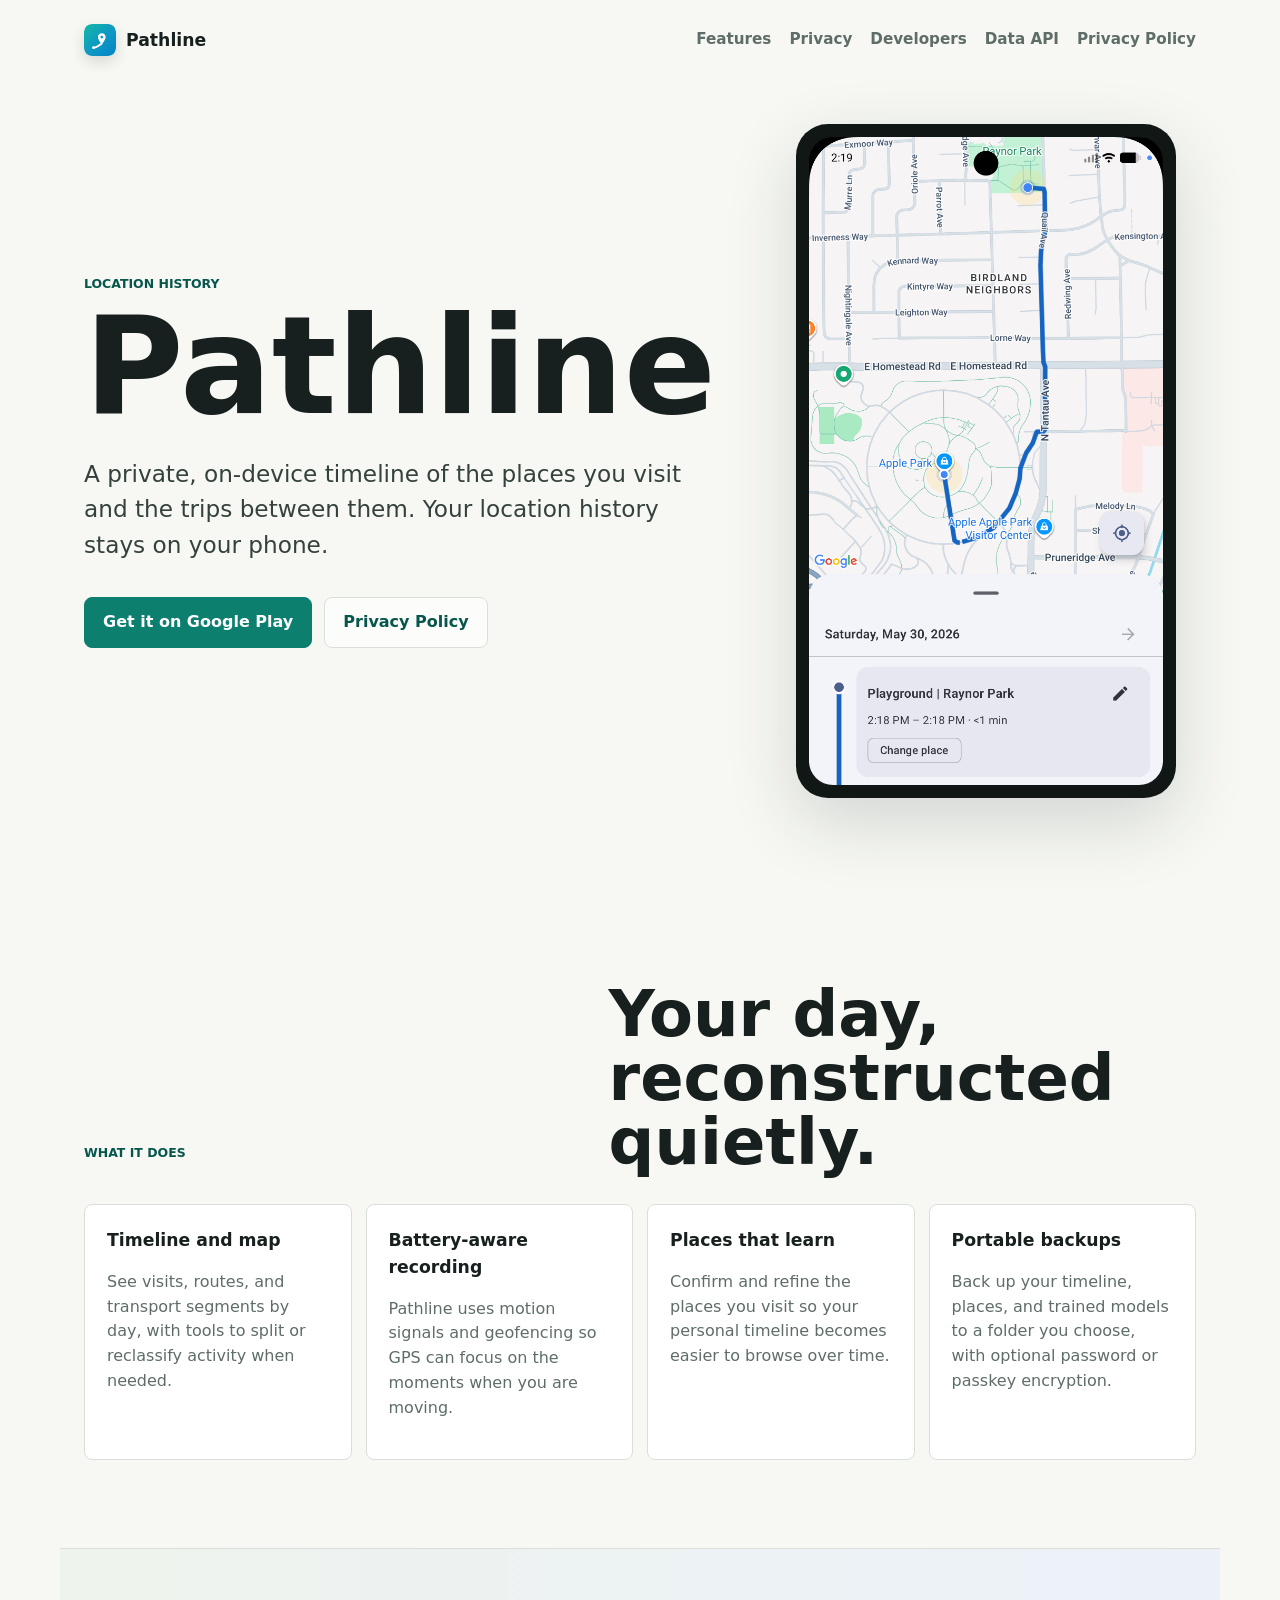
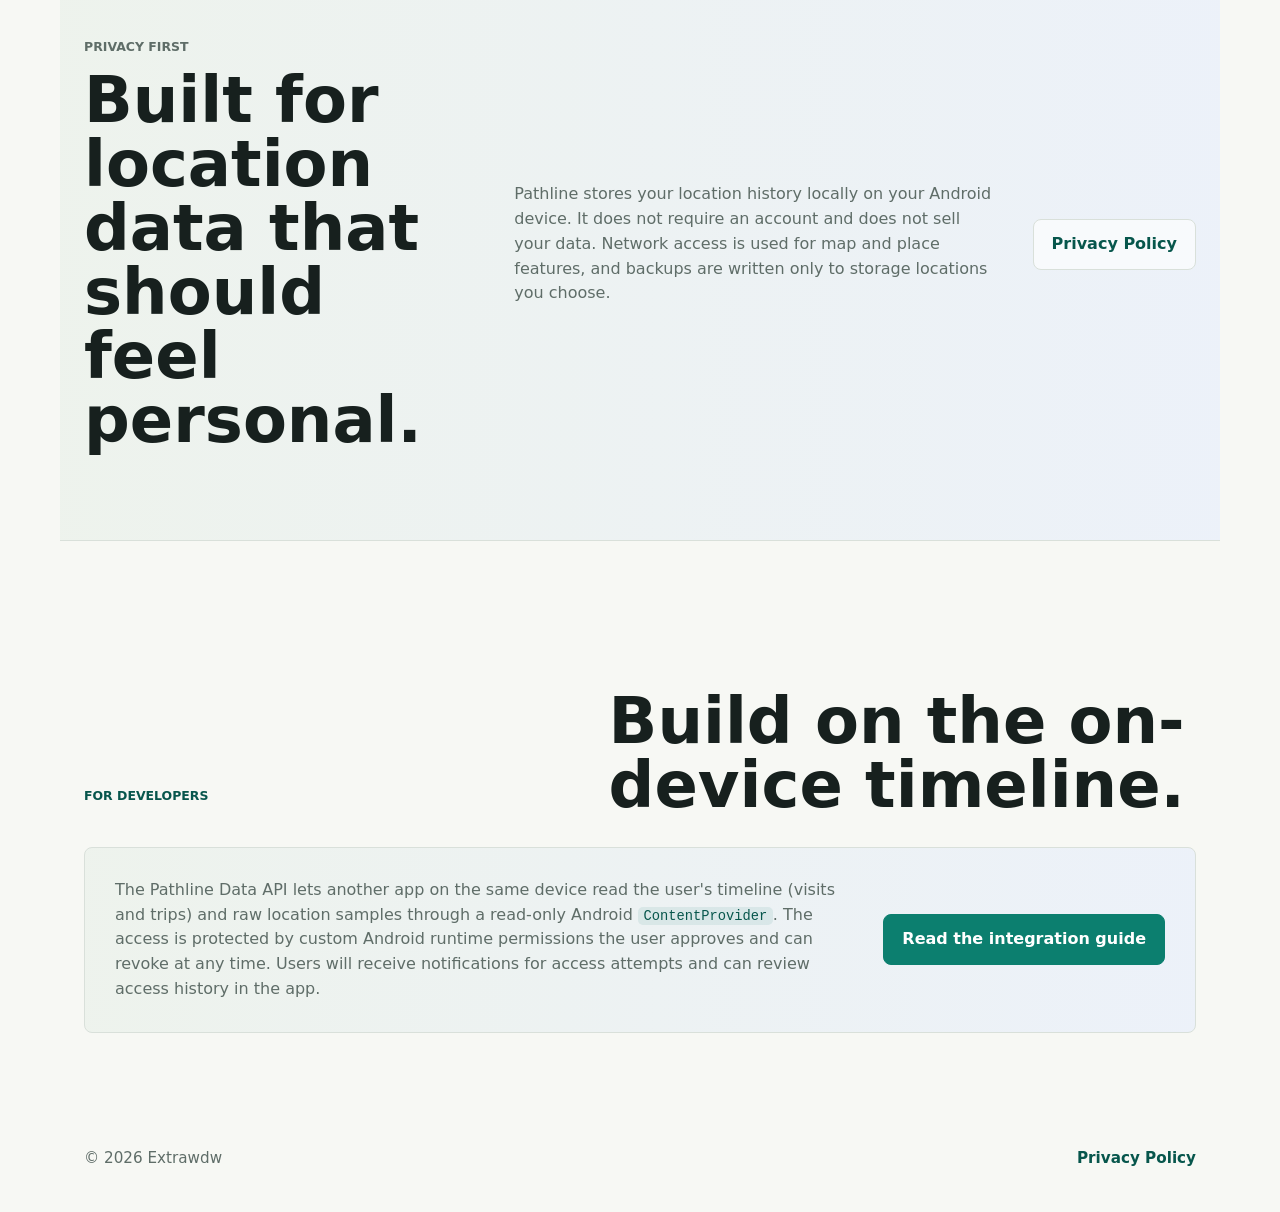
<file: index.html>
<!doctype html>
<html lang="en">
  <head>
    <meta charset="utf-8">
    <meta name="viewport" content="width=device-width, initial-scale=1">
    <title>Pathline | Private location history for Android</title>
    <meta name="description" content="Pathline keeps a private, on-device timeline of the places you visit and the trips between them. No account required.">
    <link rel="icon" href="assets/pathline-icon.svg" type="image/svg+xml">
    <link rel="apple-touch-icon" href="assets/pathline-icon.svg">
    <link rel="stylesheet" href="styles.css">
  </head>
  <body>
    <header class="site-header">
      <a class="brand" href="index.html" aria-label="Pathline home">
        <img class="brand-icon" src="assets/pathline-icon.svg" alt="" aria-hidden="true">
        <span>Pathline</span>
      </a>
      <nav aria-label="Primary navigation">
        <a href="#features">Features</a>
        <a href="#privacy">Privacy</a>
        <a href="#developers">Developers</a>
        <a href="api.html">Data API</a>
        <a href="privacy.html">Privacy Policy</a>
      </nav>
    </header>

    <main>
      <section class="hero">
        <div class="hero-copy">
          <p class="eyebrow">Location History</p>
          <h1>Pathline</h1>
          <p class="lede">
            A private, on-device timeline of the places you visit and the trips between them.
            Your location history stays on your phone.
          </p>
          <div class="hero-actions">
            <a class="button primary" href="https://play.google.com/store/apps/details?id=net.extrawdw.apps.locationhistory">Get it on Google Play</a>
            <a class="button secondary" href="privacy.html">Privacy Policy</a>
          </div>
        </div>
        <div class="phone-frame" aria-label="Pathline app screenshot">
          <img src="assets/pathline-screenshot.png" alt="Pathline showing a mapped trip and an edit activity sheet">
        </div>
      </section>

      <section id="features" class="section">
        <div class="section-heading">
          <p class="eyebrow">What it does</p>
          <h2>Your day, reconstructed quietly.</h2>
        </div>
        <div class="feature-grid">
          <article>
            <h3>Timeline and map</h3>
            <p>See visits, routes, and transport segments by day, with tools to split or reclassify activity when needed.</p>
          </article>
          <article>
            <h3>Battery-aware recording</h3>
            <p>Pathline uses motion signals and geofencing so GPS can focus on the moments when you are moving.</p>
          </article>
          <article>
            <h3>Places that learn</h3>
            <p>Confirm and refine the places you visit so your personal timeline becomes easier to browse over time.</p>
          </article>
          <article>
            <h3>Portable backups</h3>
            <p>Back up your timeline, places, and trained models to a folder you choose, with optional password or passkey encryption.</p>
          </article>
        </div>
      </section>

      <section id="privacy" class="privacy-band">
        <div>
          <p class="eyebrow">Privacy first</p>
          <h2>Built for location data that should feel personal.</h2>
        </div>
        <p>
          Pathline stores your location history locally on your Android device. It does not require an account
          and does not sell your data. Network access is used for map and place features, and backups are written
          only to storage locations you choose.
        </p>
        <a class="button secondary" href="privacy.html">Privacy Policy</a>
      </section>

      <section id="developers" class="section">
        <div class="section-heading">
          <p class="eyebrow">For developers</p>
          <h2>Build on the on-device timeline.</h2>
        </div>
        <div class="developers-band">
          <p>
            The Pathline Data API lets another app on the same device read the user's timeline (visits and
            trips) and raw location samples through a read-only Android <code>ContentProvider</code>. The
            access is protected by custom Android runtime permissions the user approves and can revoke at any time. 
            Users will receive notifications for access attempts and can review access history in the app.
          </p>
          <a class="button primary" href="api.html">Read the integration guide</a>
        </div>
      </section>
    </main>

    <footer>
      <span>&copy; 2026 Extrawdw</span>
      <a href="privacy.html">Privacy Policy</a>
    </footer>
  </body>
</html>
</file>
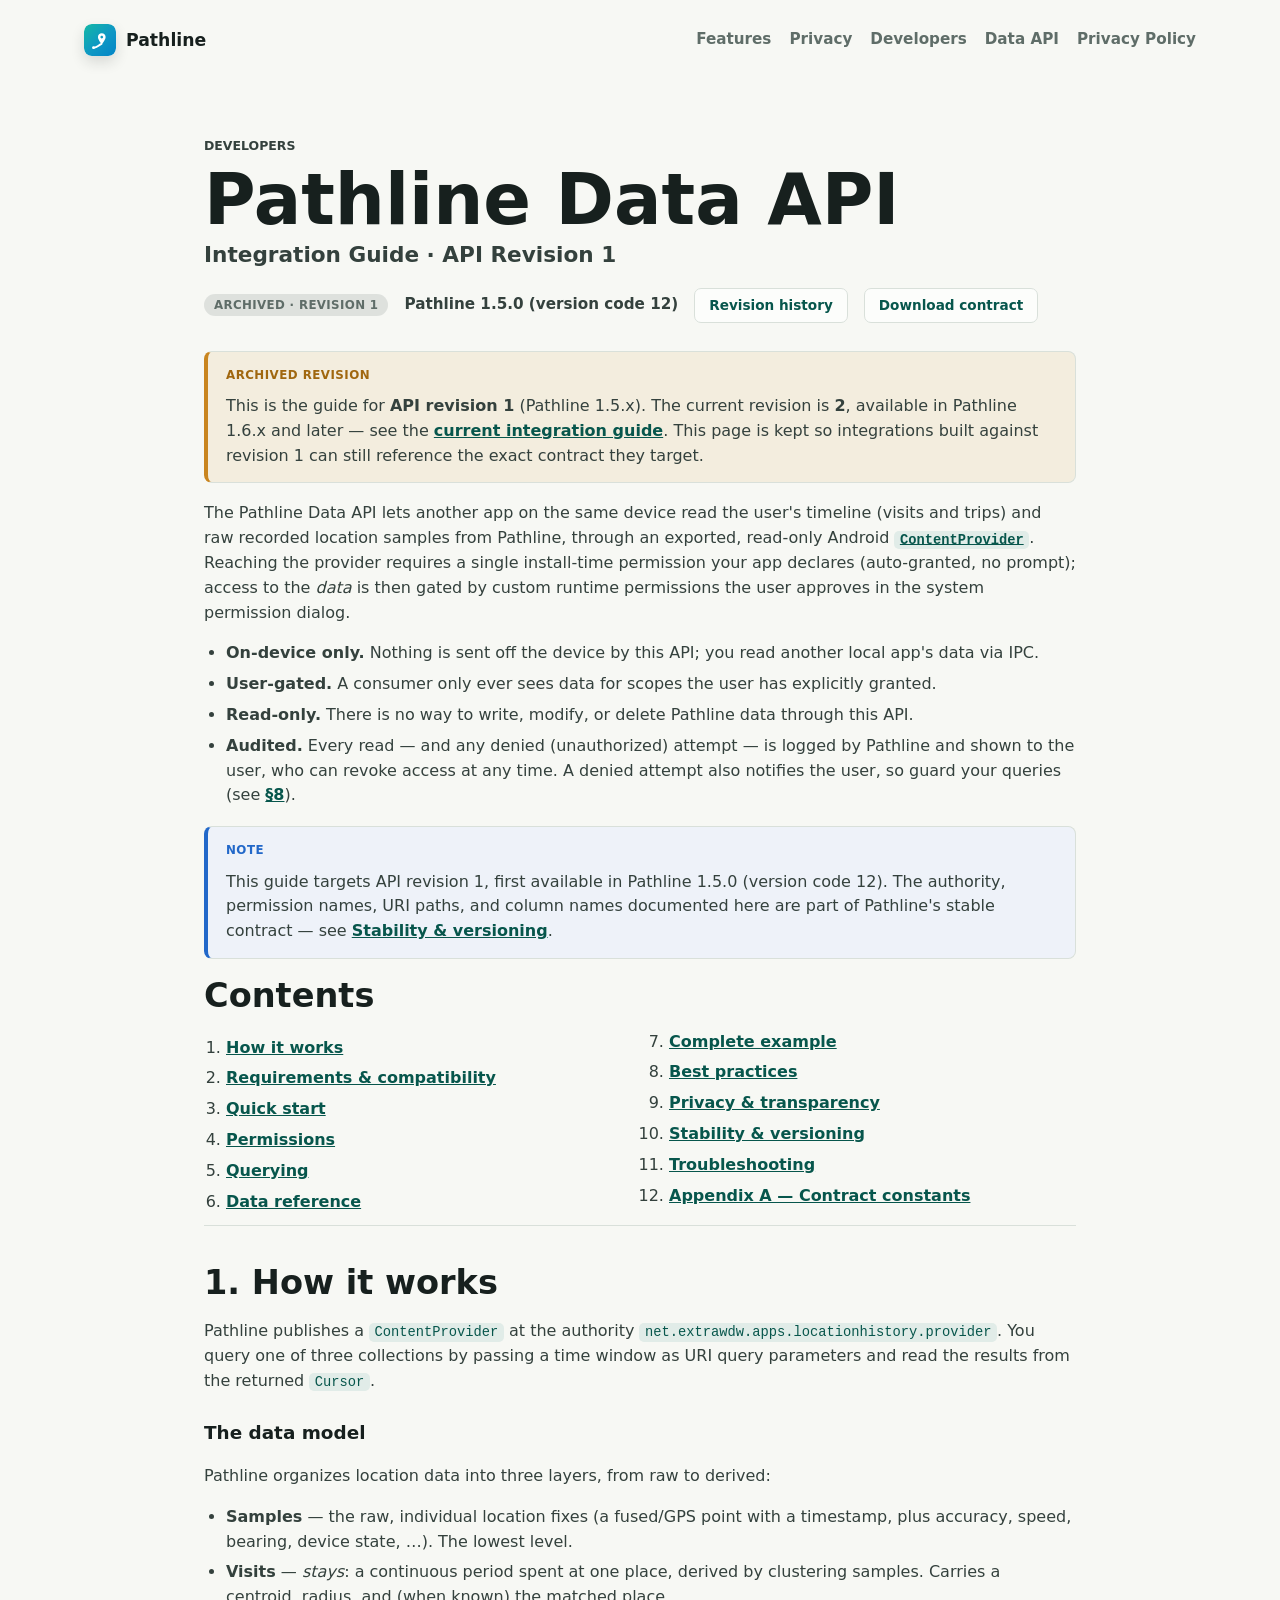
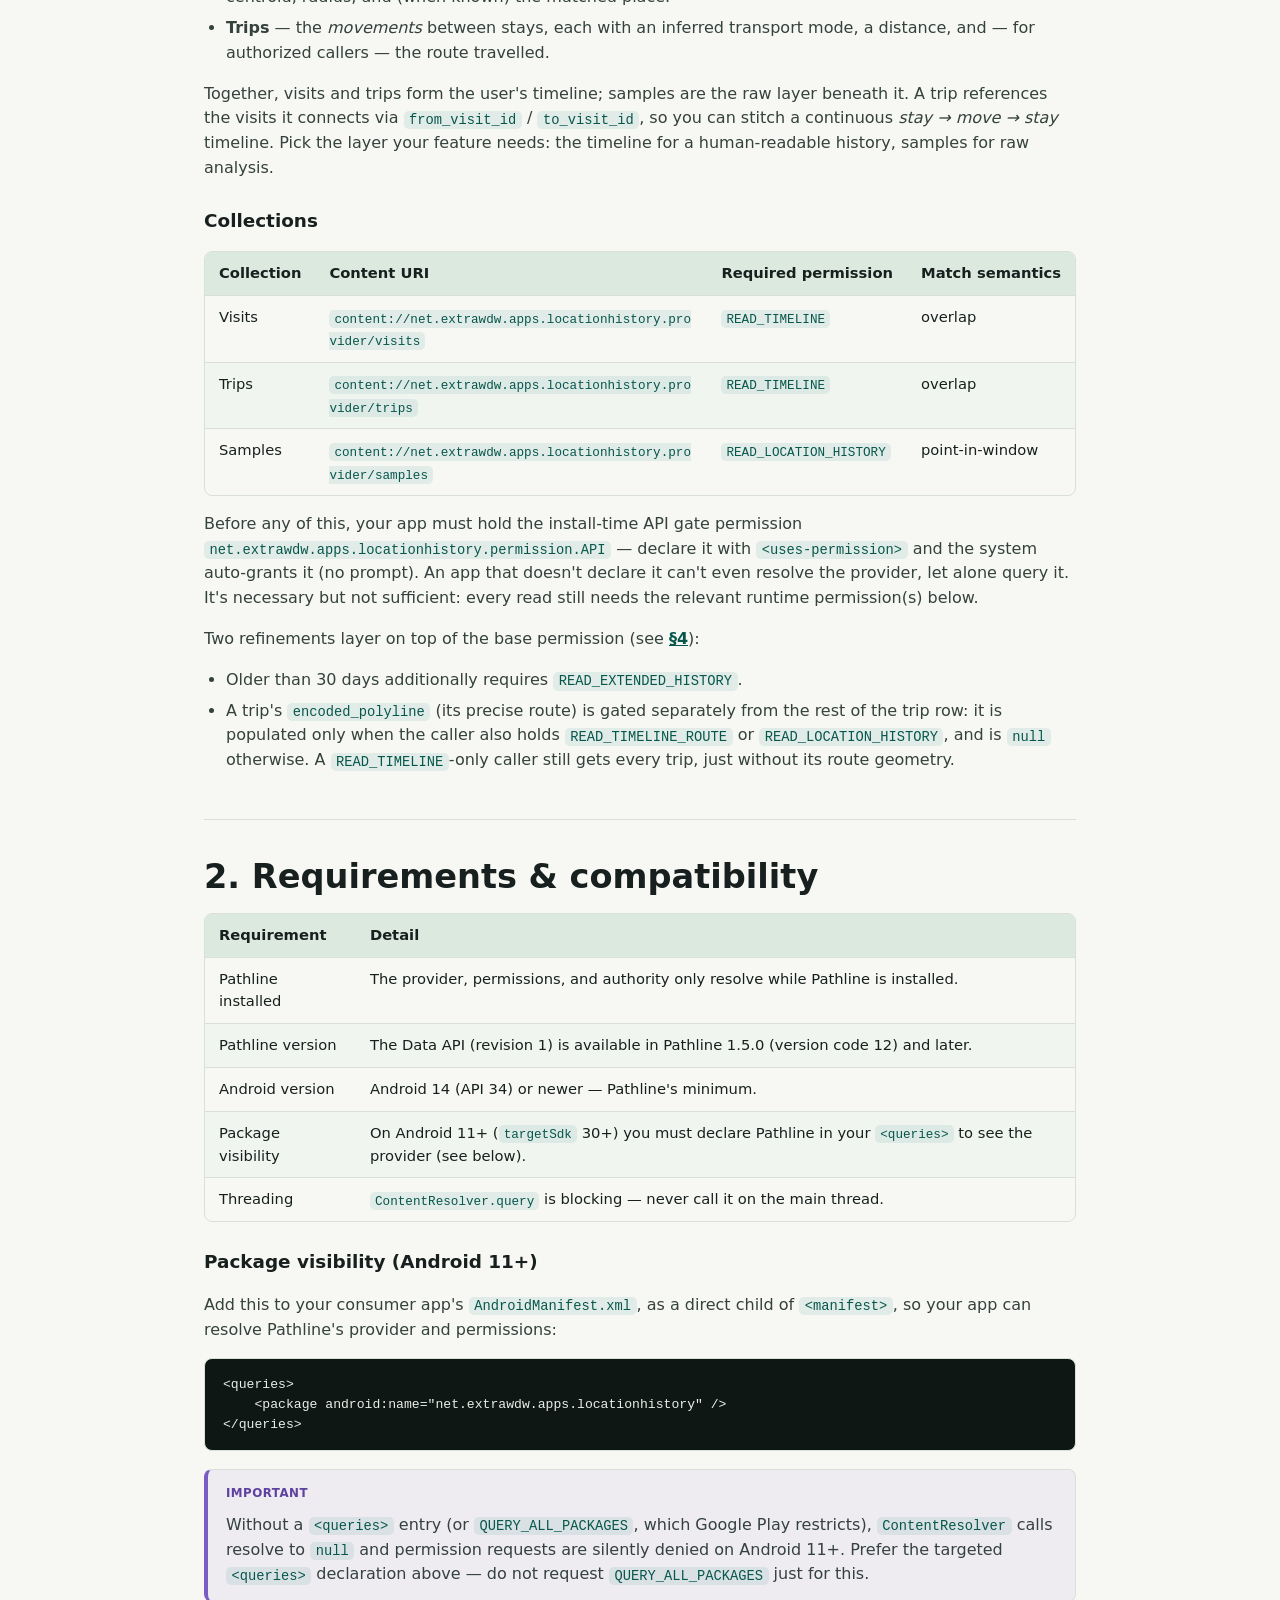
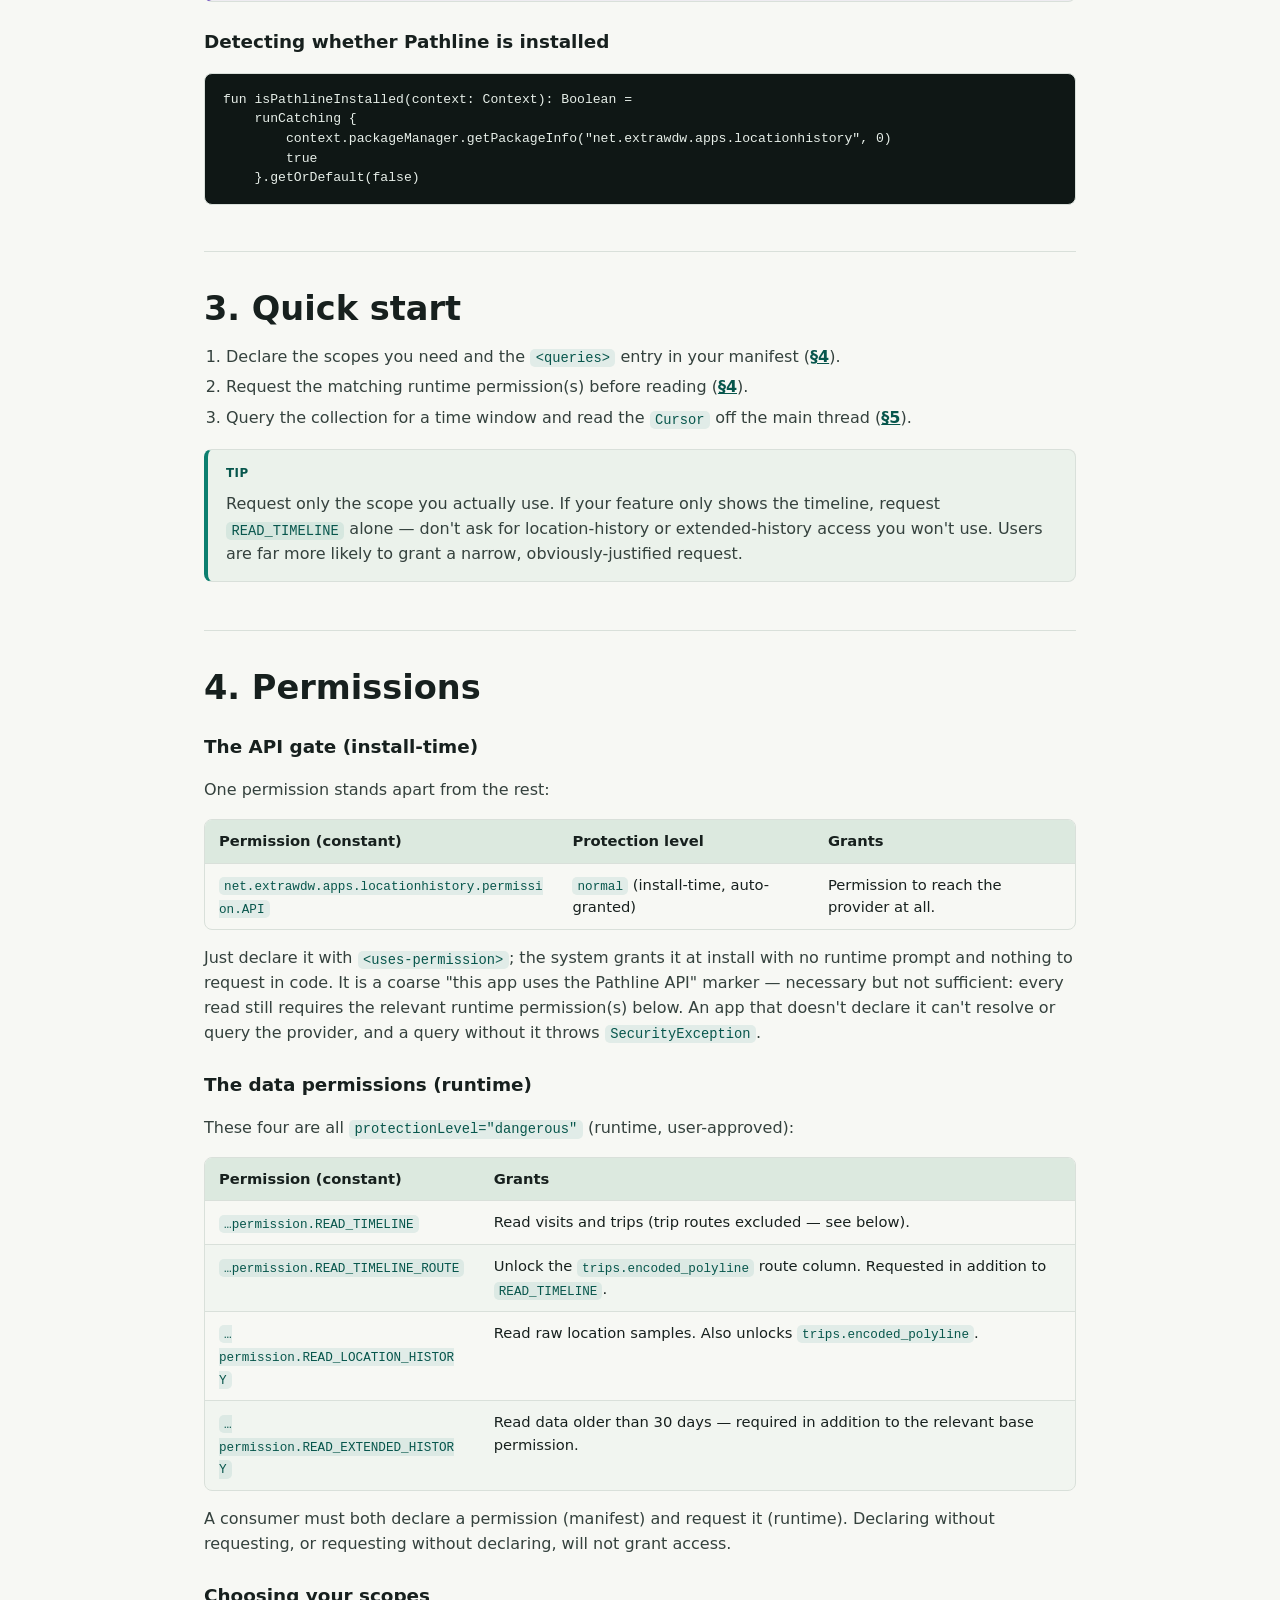
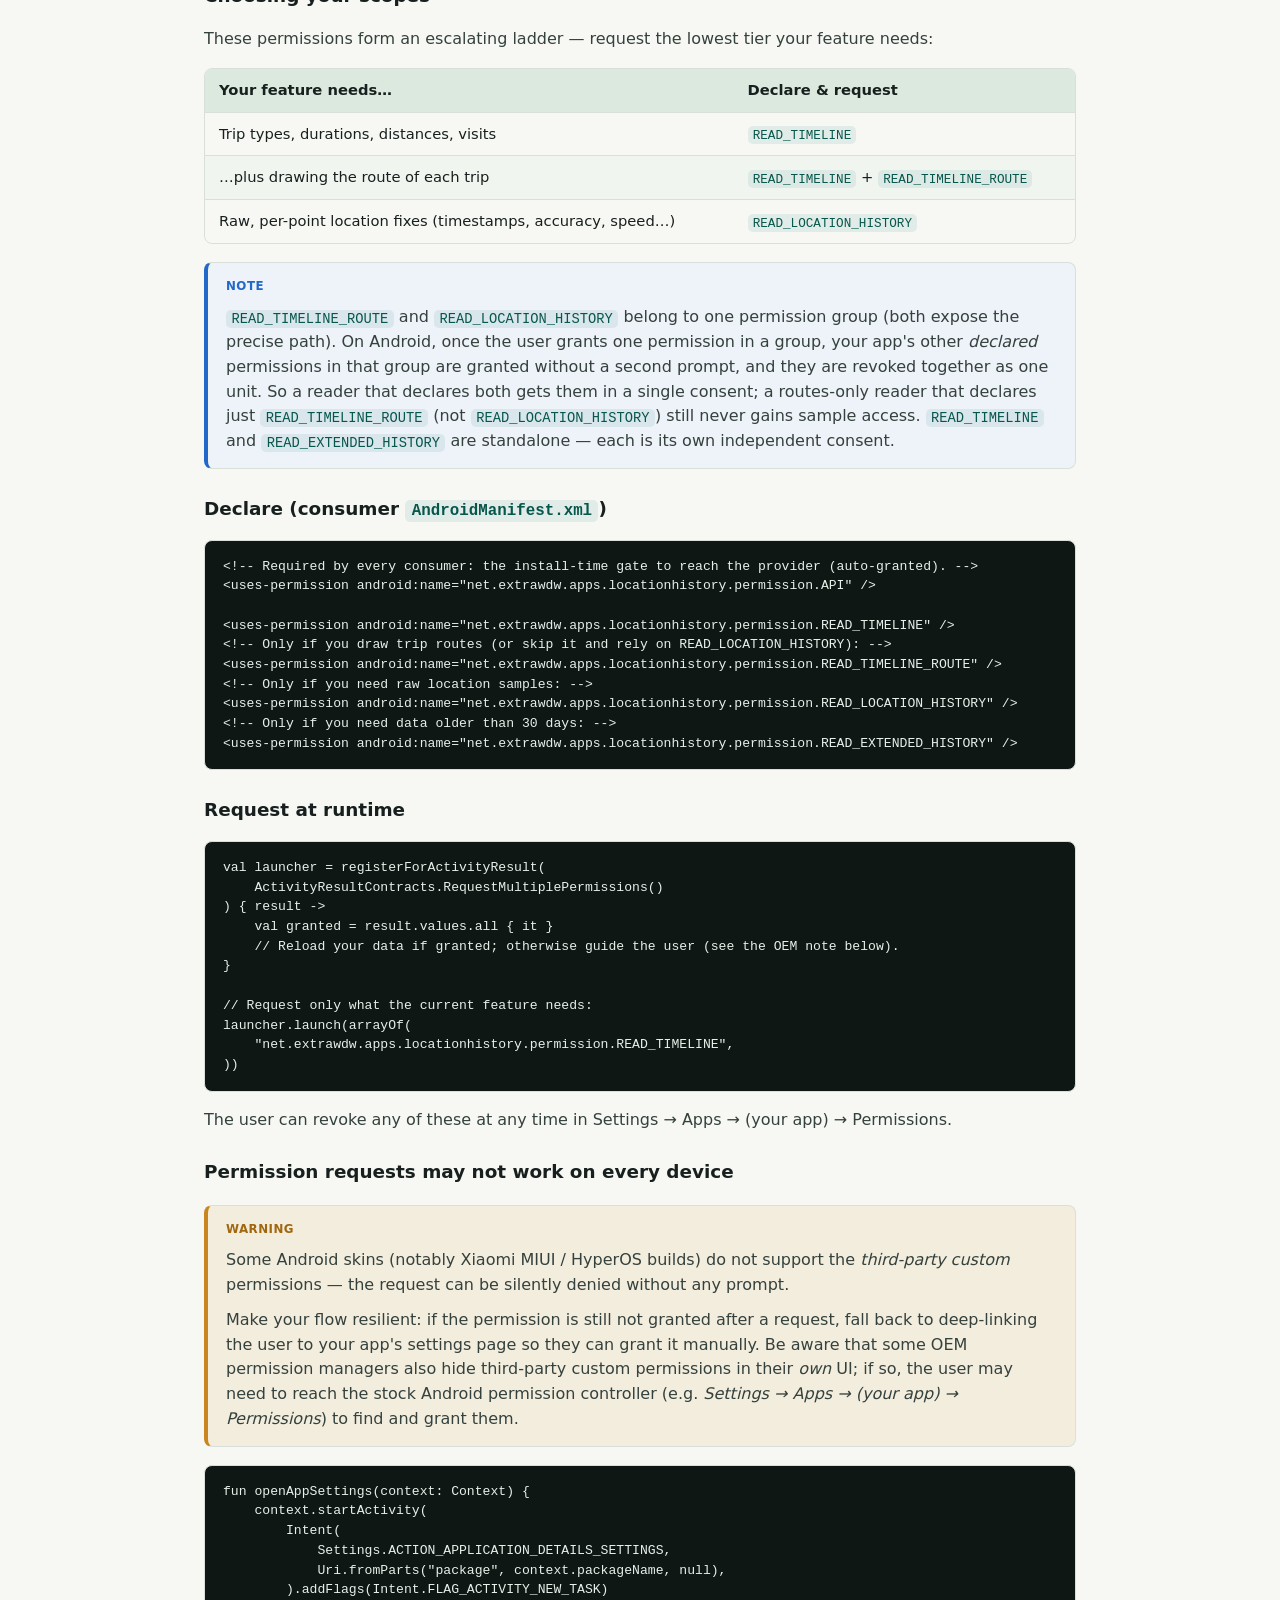
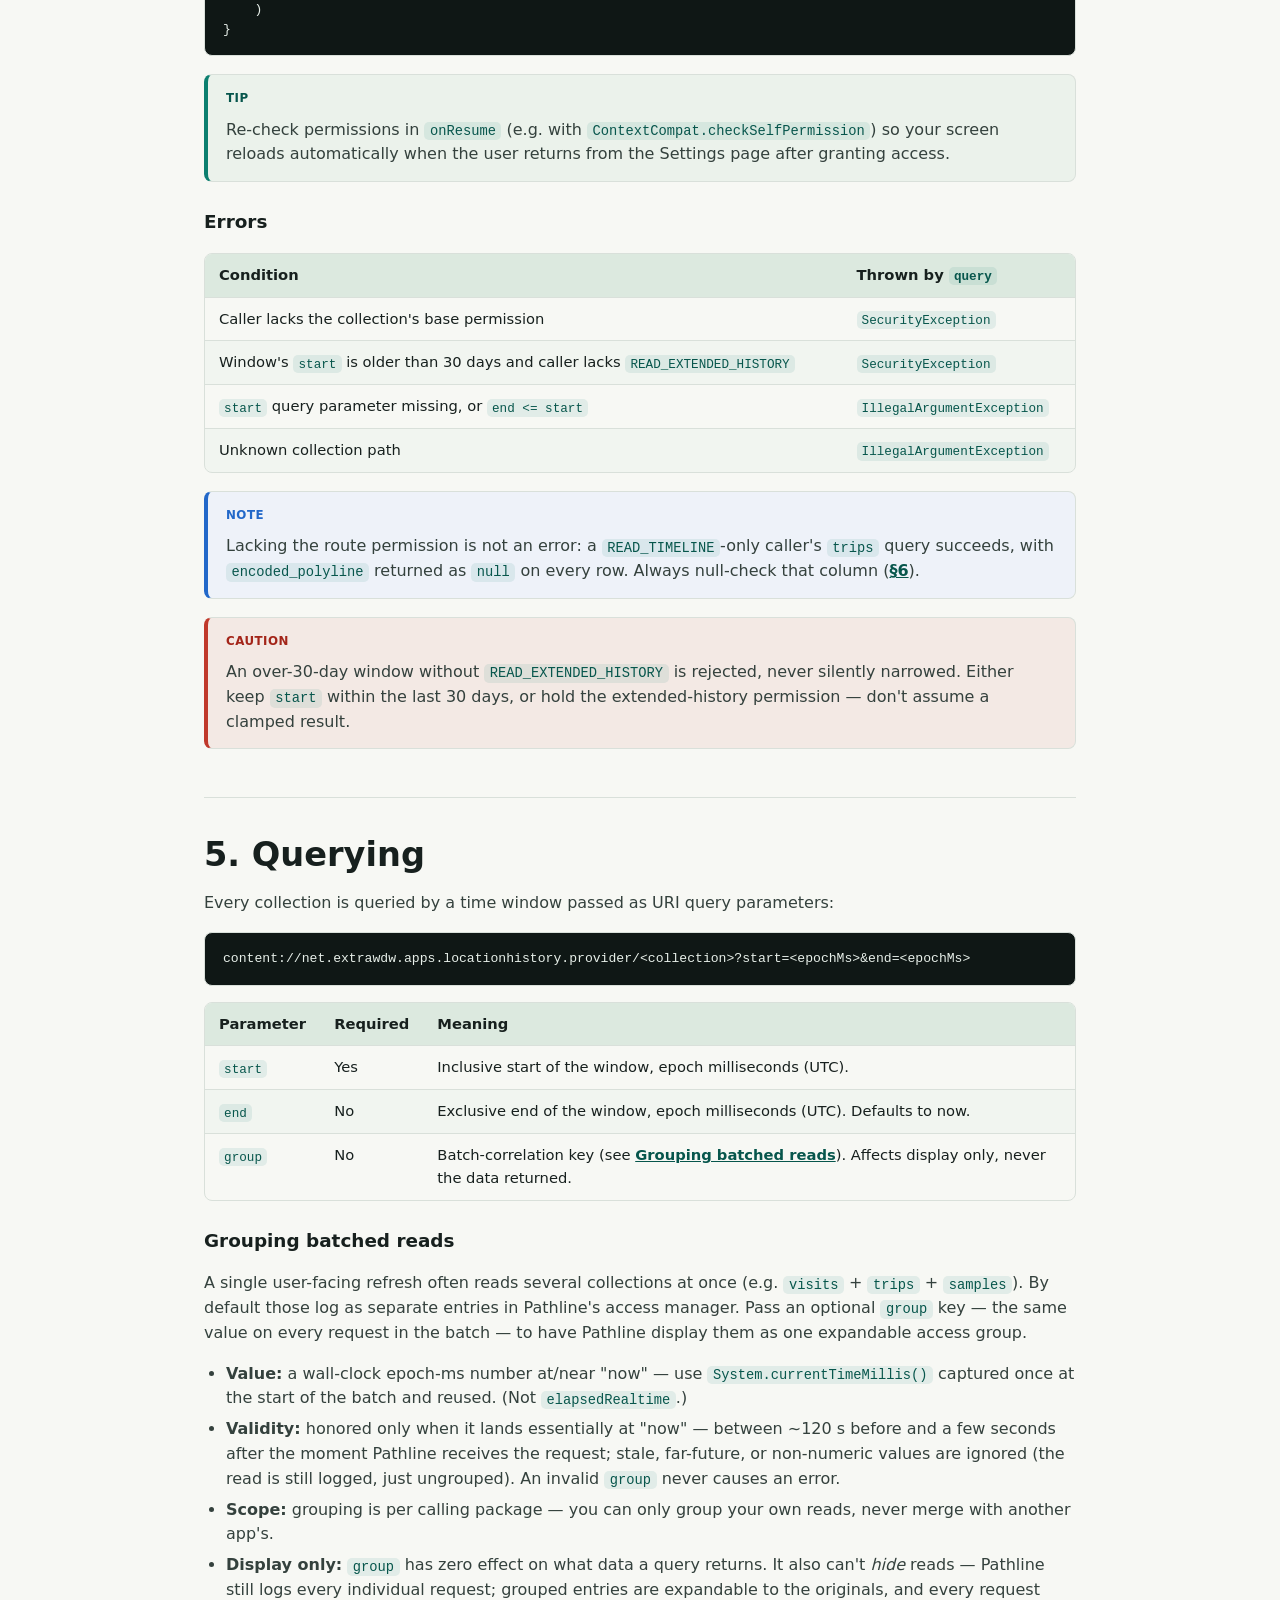
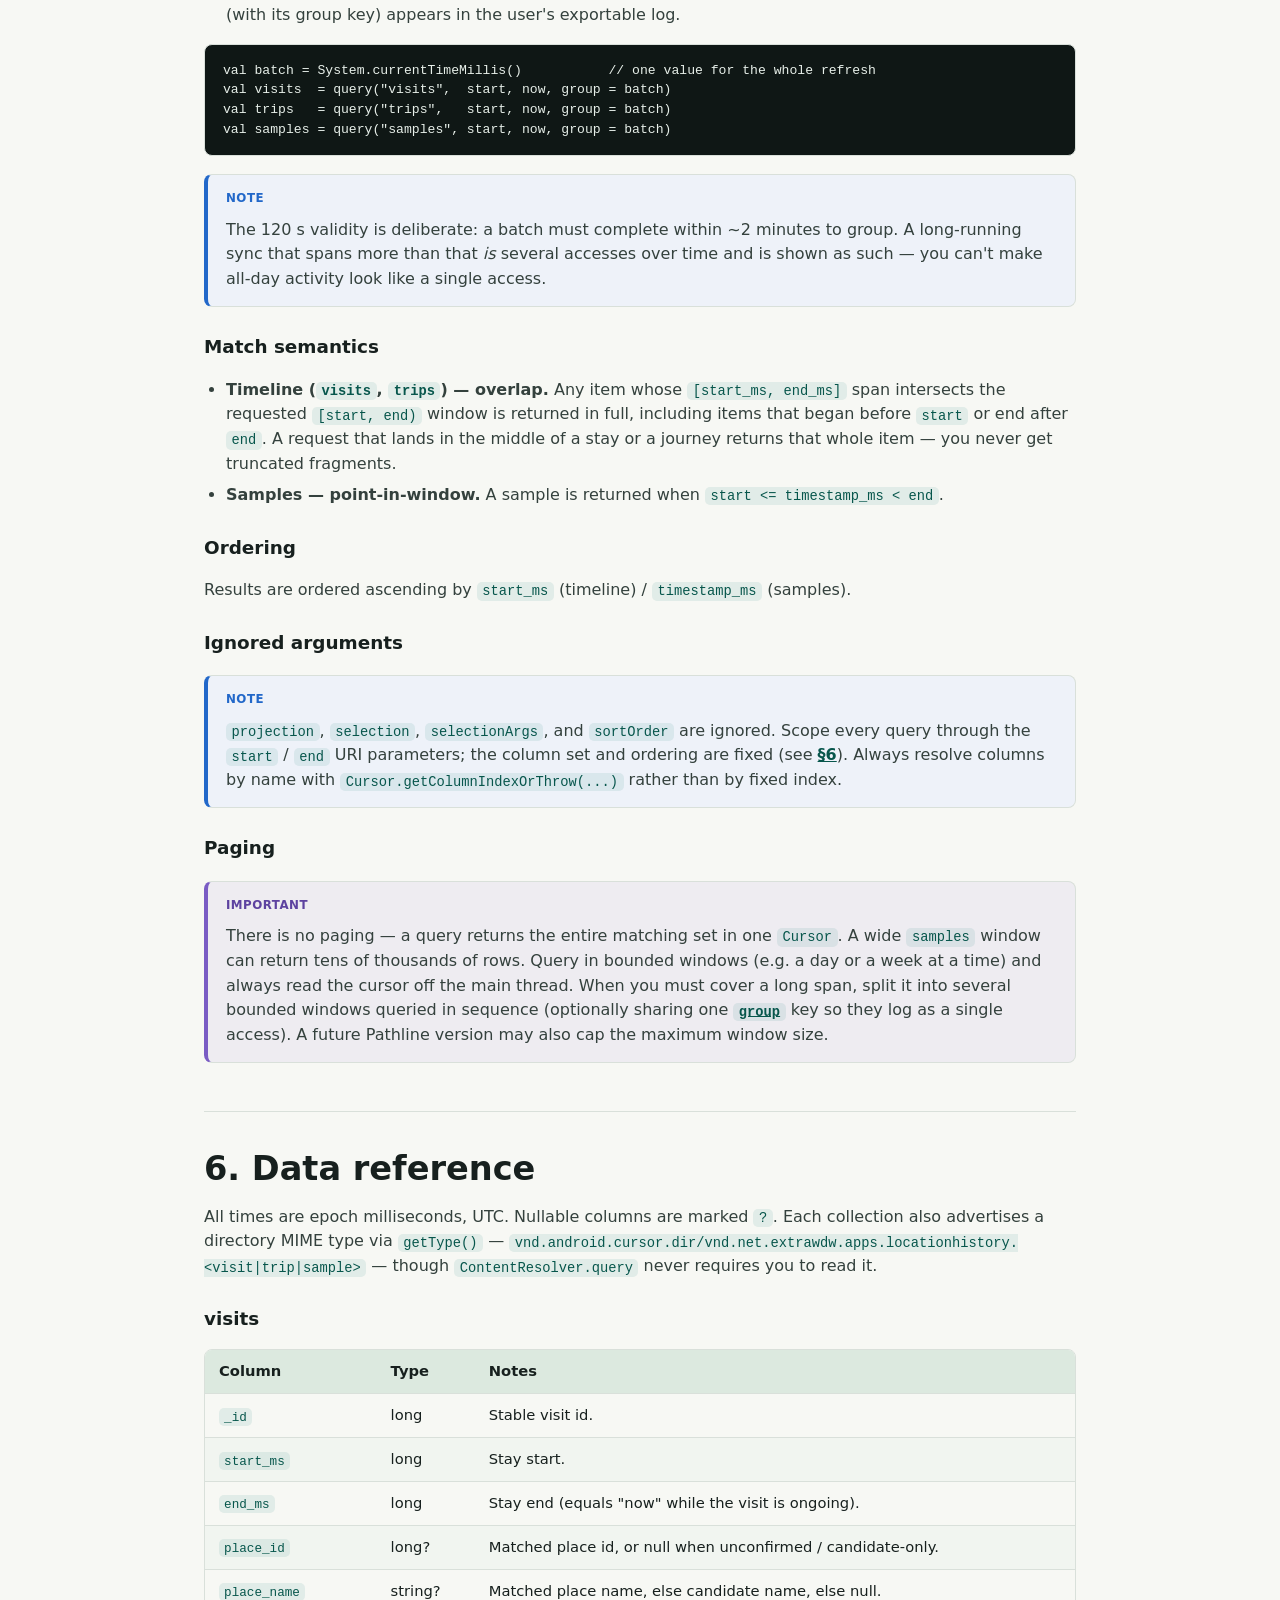
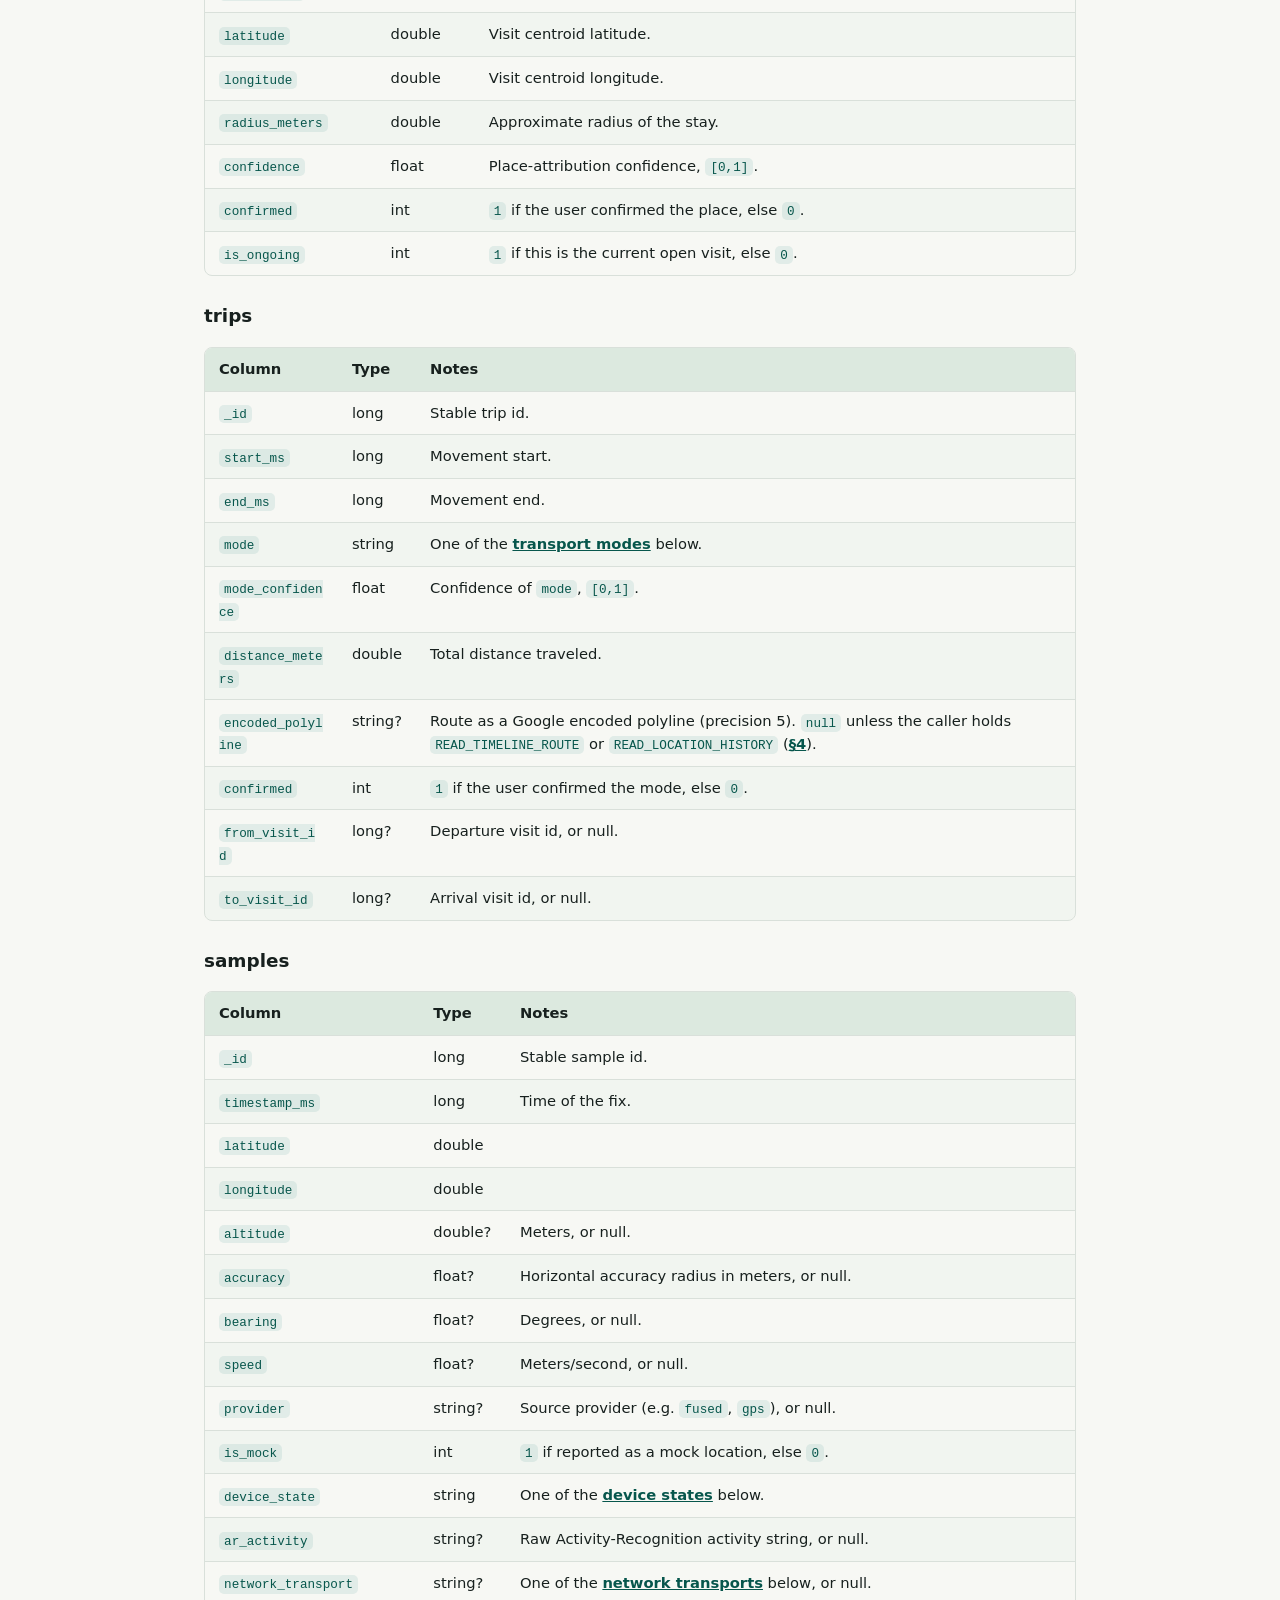
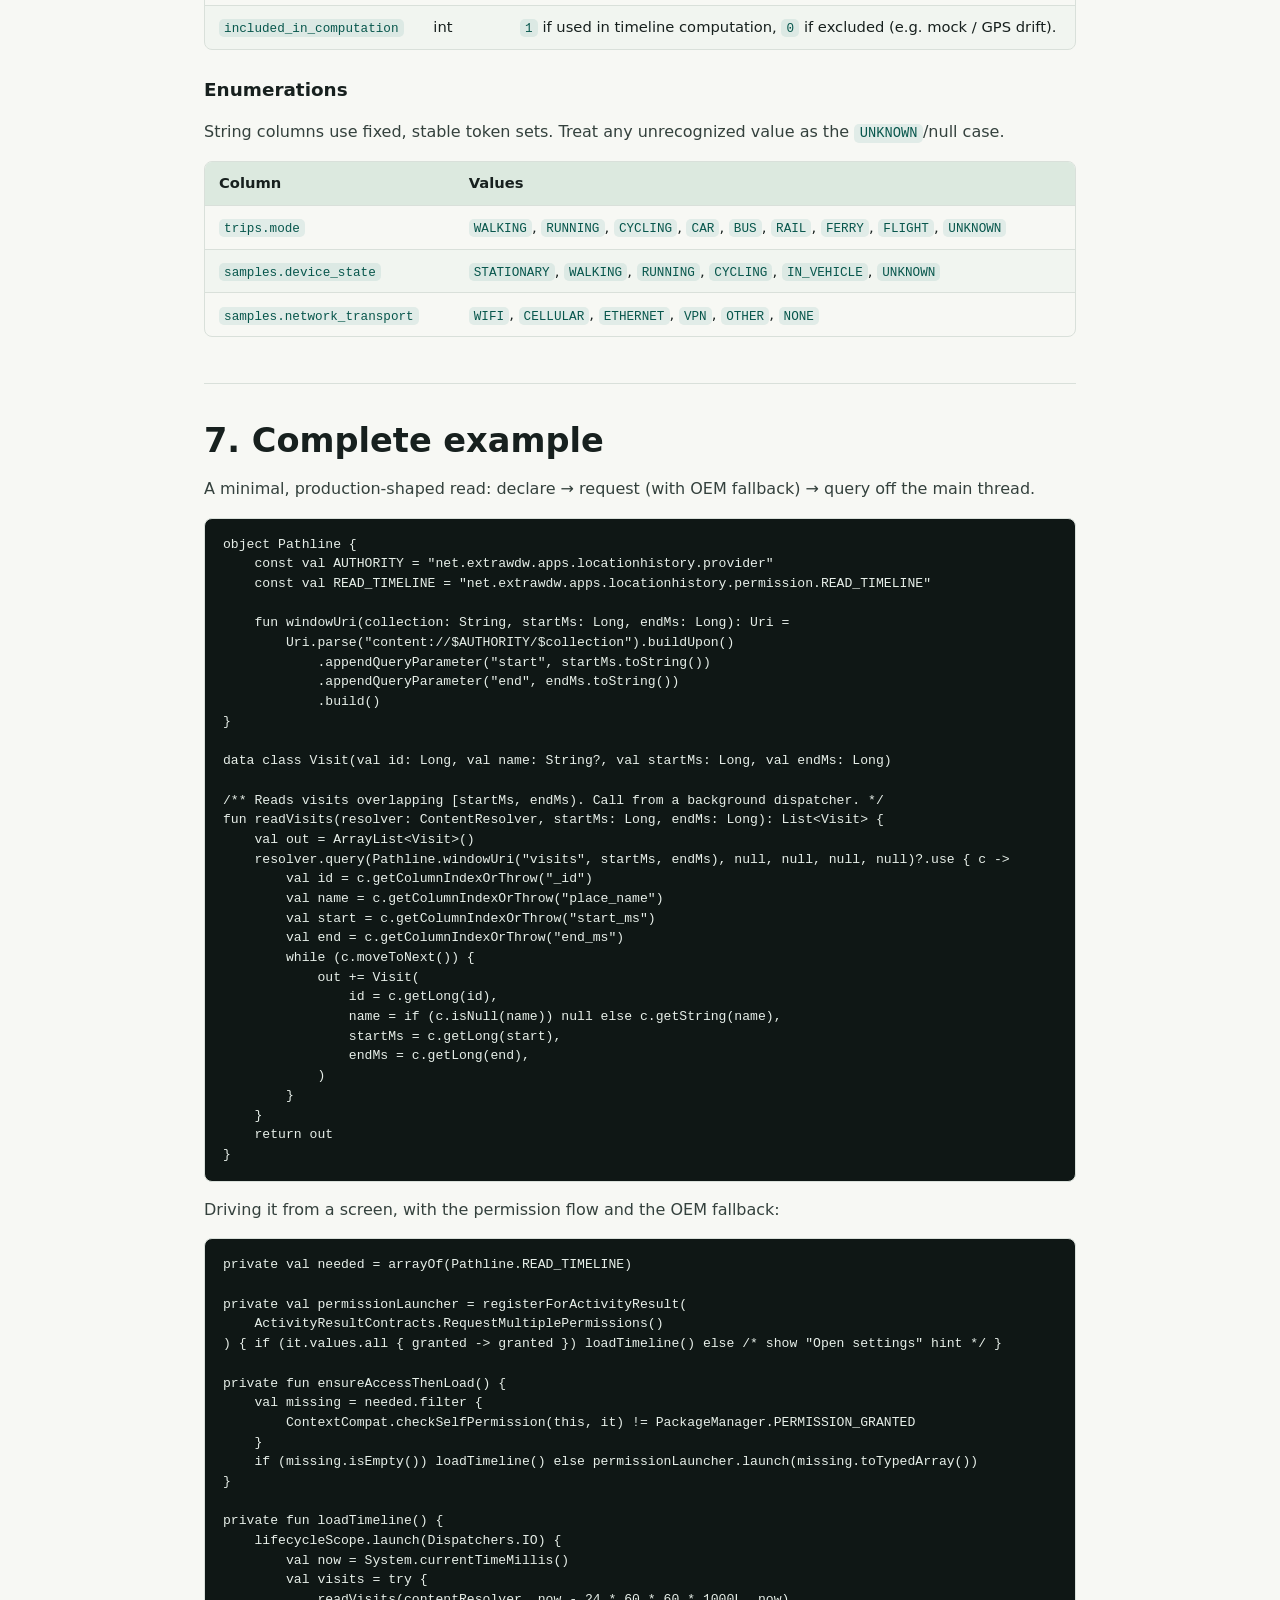
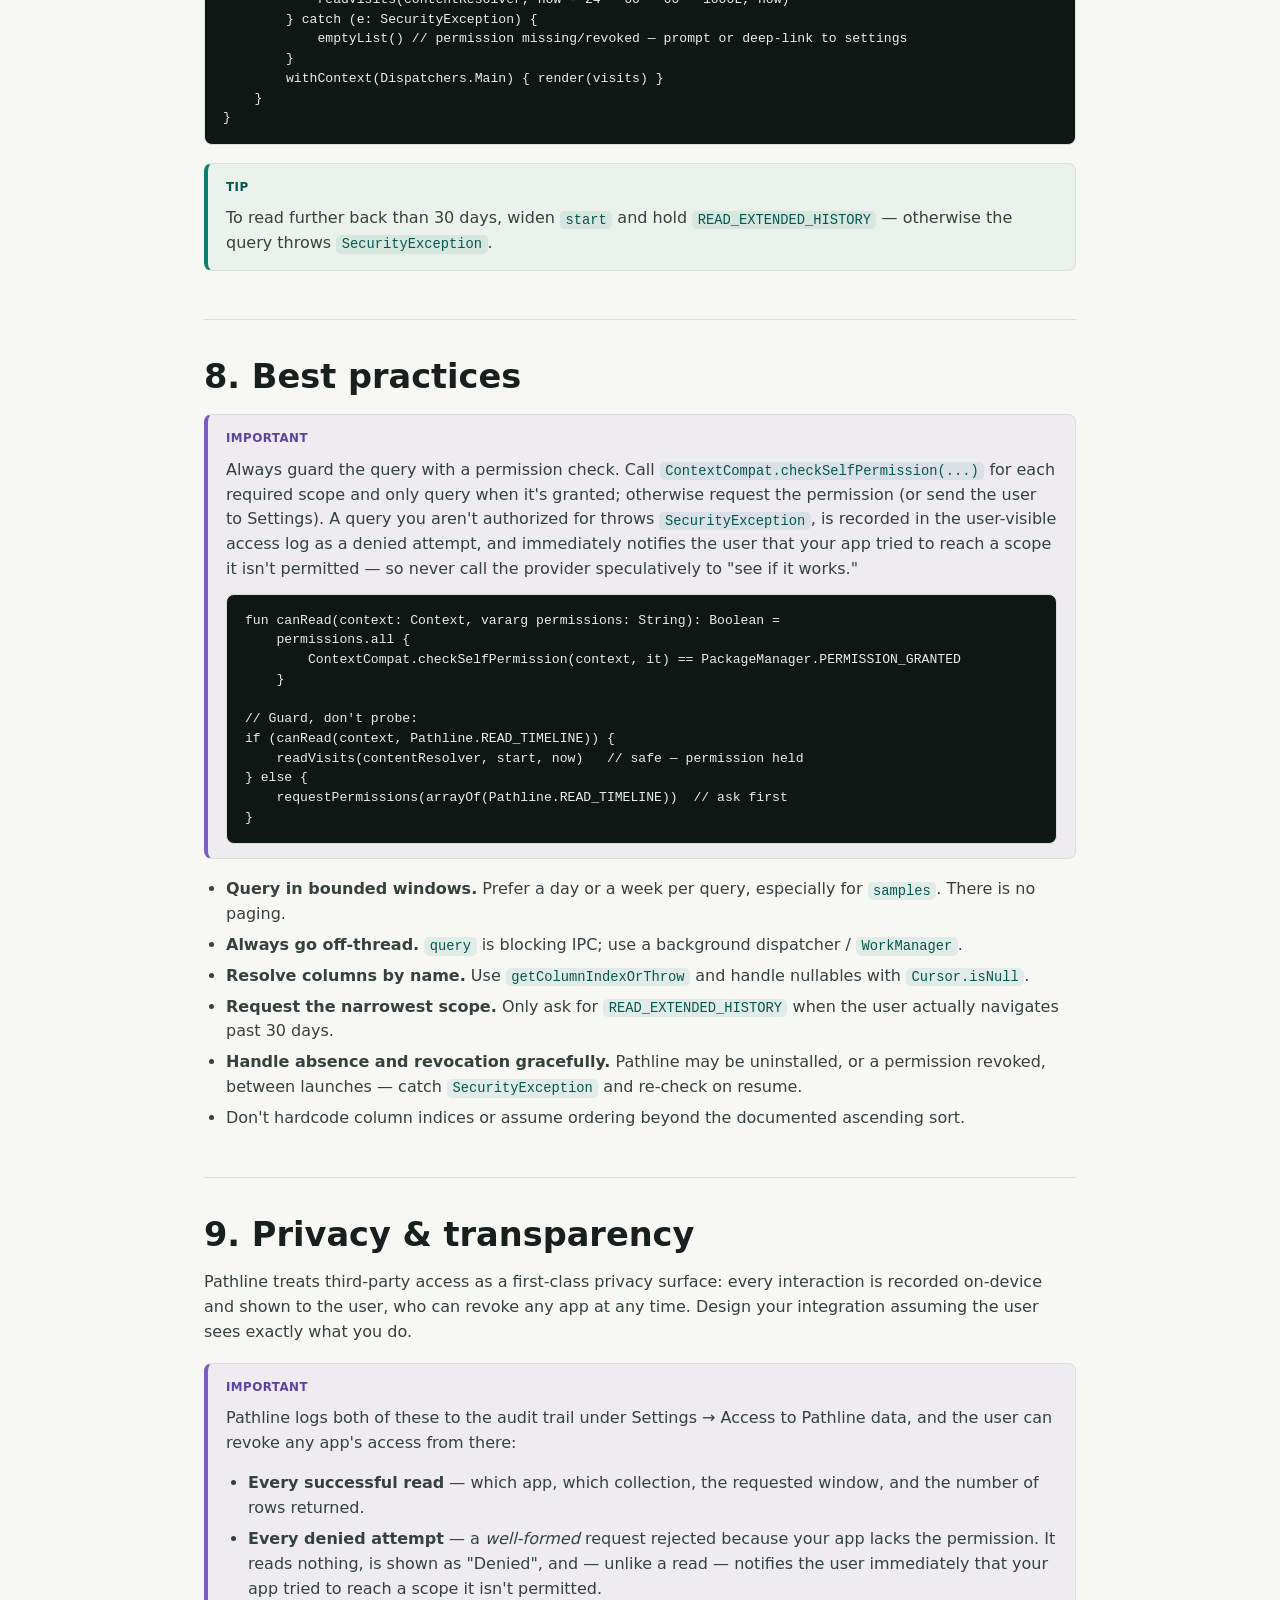
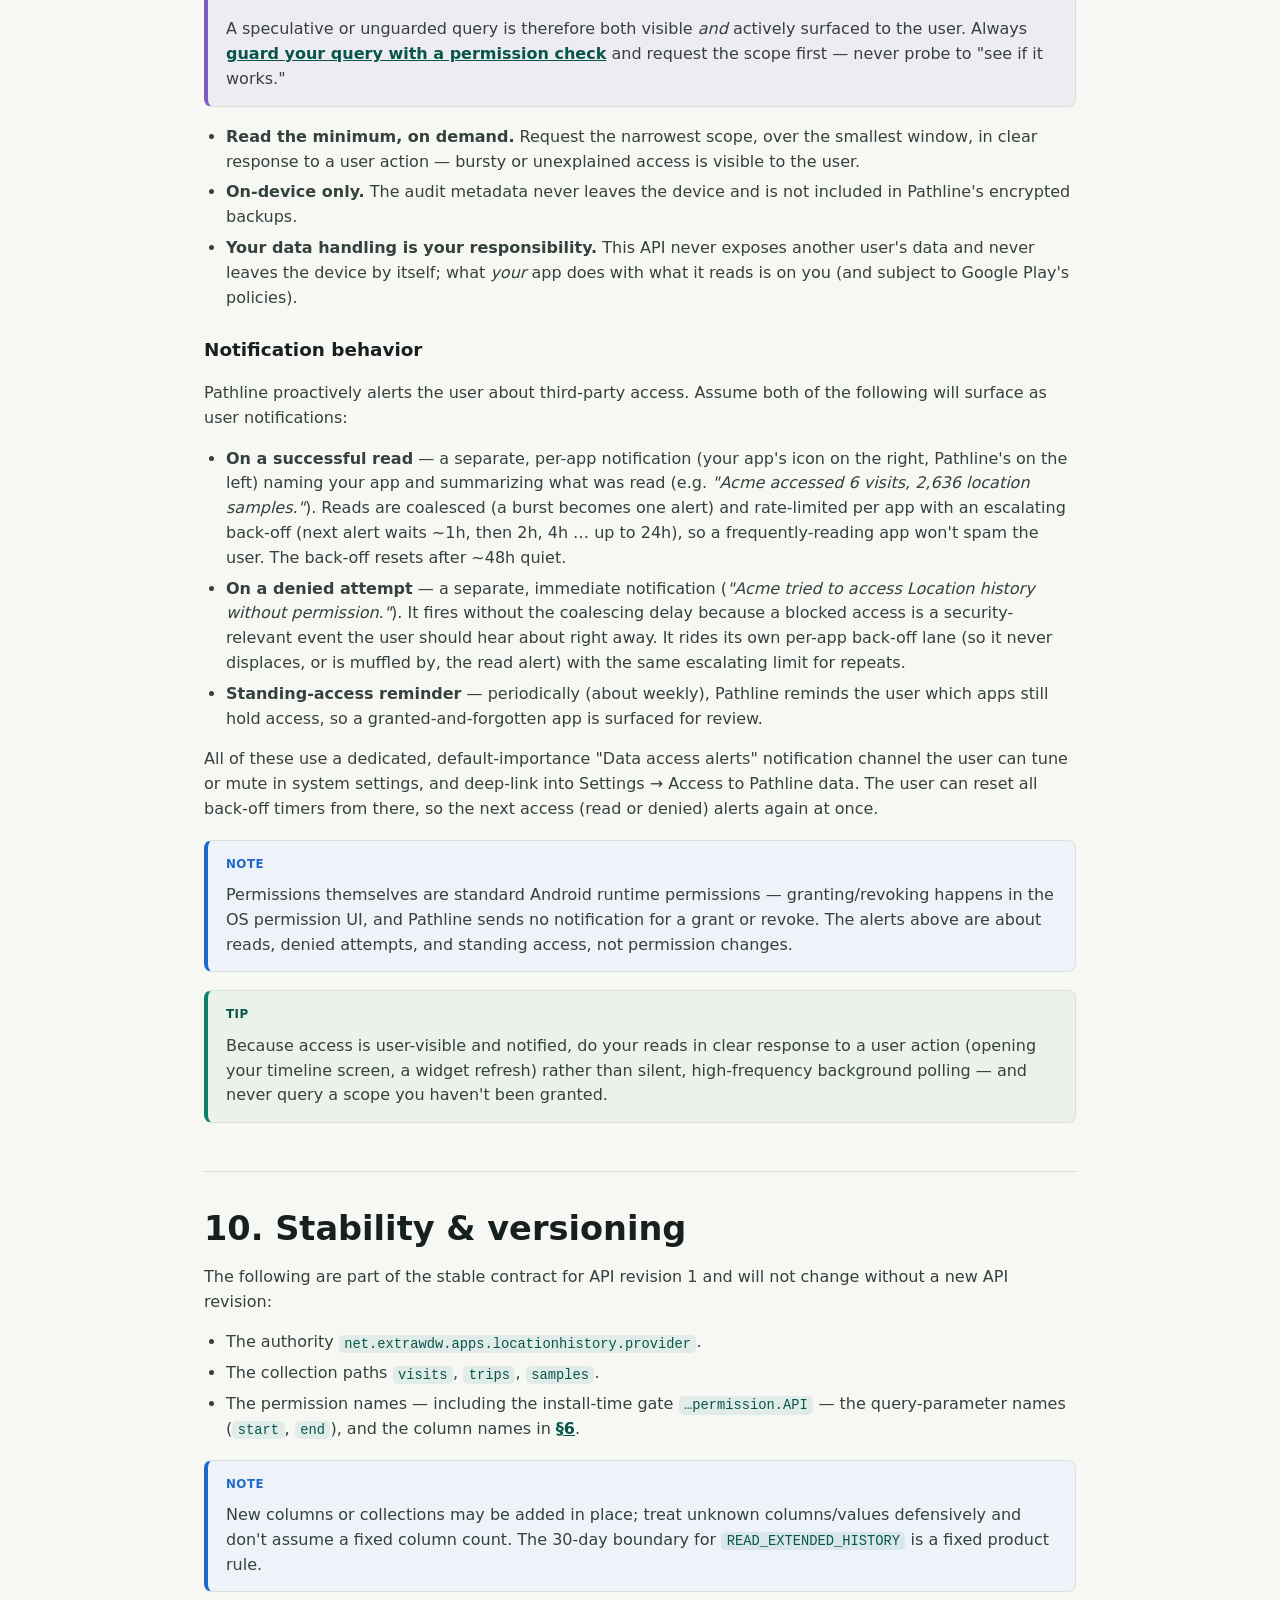
<file: api-rev1.html>
<!doctype html>
<html lang="en">
  <head>
    <meta charset="utf-8">
    <meta name="viewport" content="width=device-width, initial-scale=1">
    <title>Data API Revision 1 (archived) — Integration Guide | Pathline</title>
    <meta name="description" content="Archived integration guide for Pathline Data API revision 1 (Pathline 1.5.x). The current revision is 2 — see the current guide.">
    <link rel="icon" href="assets/pathline-icon.svg" type="image/svg+xml">
    <link rel="apple-touch-icon" href="assets/pathline-icon.svg">
    <link rel="stylesheet" href="styles.css">
  </head>
  <body>
    <header class="site-header">
      <a class="brand" href="index.html" aria-label="Pathline home">
        <img class="brand-icon" src="assets/pathline-icon.svg" alt="" aria-hidden="true">
        <span>Pathline</span>
      </a>
      <nav aria-label="Primary navigation">
        <a href="index.html#features">Features</a>
        <a href="index.html#privacy">Privacy</a>
        <a href="index.html#developers">Developers</a>
        <a href="api.html">Data API</a>
        <a href="privacy.html">Privacy Policy</a>
      </nav>
    </header>

    <main class="doc">
      <p class="eyebrow">Developers</p>
      <h1>Pathline Data API</h1>
      <p class="doc-sub">Integration Guide · API Revision 1</p>
      <p class="doc-meta">
        <span class="badge badge-archived">Archived · Revision 1</span>
        <span>Pathline 1.5.0 (version code 12)</span>
        <a class="button secondary small" href="api-revisions.html">Revision history</a>
        <a class="button secondary small" href="contracts/PathlineContract-rev1.kt" download>Download contract</a>
      </p>

      <div class="callout warning">
        <p class="callout-title">Archived revision</p>
        <p>This is the guide for <strong>API revision 1</strong> (Pathline 1.5.x). The current revision is <strong>2</strong>, available in Pathline 1.6.x and later — see the <a href="api.html">current integration guide</a>. This page is kept so integrations built against revision 1 can still reference the exact contract they target.</p>
      </div>

      <p>
        The Pathline Data API lets another app on the same device read the user's
        timeline (visits and trips) and raw recorded location samples from
        Pathline, through an exported, read-only Android
        <a href="https://developer.android.com/guide/topics/providers/content-provider-basics"><code>ContentProvider</code></a>.
        Reaching the provider requires a single install-time permission your app declares
        (auto-granted, no prompt); access to the <em>data</em> is then gated by custom runtime
        permissions the user approves in the system permission dialog.
      </p>
      <ul>
        <li><strong>On-device only.</strong> Nothing is sent off the device by this API; you read another local app's data via IPC.</li>
        <li><strong>User-gated.</strong> A consumer only ever sees data for scopes the user has explicitly granted.</li>
        <li><strong>Read-only.</strong> There is no way to write, modify, or delete Pathline data through this API.</li>
        <li><strong>Audited.</strong> Every read — and any denied (unauthorized) attempt — is logged by Pathline and shown to the user, who can revoke access at any time. A denied attempt also notifies the user, so guard your queries (see <a href="#best-practices">§8</a>).</li>
      </ul>

      <div class="callout note">
        <p class="callout-title">Note</p>
        <p>This guide targets API revision 1, first available in Pathline 1.5.0 (version code 12). The authority, permission names, URI paths, and column names documented here are part of Pathline's stable contract — see <a href="#stability">Stability &amp; versioning</a>.</p>
      </div>

      <h2 id="contents">Contents</h2>
      <ol class="toc">
        <li><a href="#how-it-works">How it works</a></li>
        <li><a href="#requirements">Requirements &amp; compatibility</a></li>
        <li><a href="#quick-start">Quick start</a></li>
        <li><a href="#permissions">Permissions</a></li>
        <li><a href="#querying">Querying</a></li>
        <li><a href="#data-reference">Data reference</a></li>
        <li><a href="#complete-example">Complete example</a></li>
        <li><a href="#best-practices">Best practices</a></li>
        <li><a href="#privacy">Privacy &amp; transparency</a></li>
        <li><a href="#stability">Stability &amp; versioning</a></li>
        <li><a href="#troubleshooting">Troubleshooting</a></li>
        <li><a href="#appendix-a">Appendix A — Contract constants</a></li>
      </ol>

      <section>
        <h2 id="how-it-works">1. How it works</h2>
        <p>
          Pathline publishes a <code>ContentProvider</code> at the authority
          <code>net.extrawdw.apps.locationhistory.provider</code>. You query one of three
          collections by passing a time window as URI query parameters and read the results from the returned
          <code>Cursor</code>.
        </p>

        <h3>The data model</h3>
        <p>Pathline organizes location data into three layers, from raw to derived:</p>
        <ul>
          <li><strong>Samples</strong> — the raw, individual location fixes (a fused/GPS point with a timestamp, plus accuracy, speed, bearing, device state, …). The lowest level.</li>
          <li><strong>Visits</strong> — <em>stays</em>: a continuous period spent at one place, derived by clustering samples. Carries a centroid, radius, and (when known) the matched place.</li>
          <li><strong>Trips</strong> — the <em>movements</em> between stays, each with an inferred transport mode, a distance, and — for authorized callers — the route travelled.</li>
        </ul>
        <p>
          Together, visits and trips form the user's timeline; samples are the raw
          layer beneath it. A trip references the visits it connects via
          <code>from_visit_id</code> / <code>to_visit_id</code>, so you can stitch a continuous
          <em>stay → move → stay</em> timeline. Pick the layer your feature needs: the timeline for a
          human-readable history, samples for raw analysis.
        </p>

        <h3>Collections</h3>
        <div class="table-wrap">
          <table>
            <thead>
              <tr><th>Collection</th><th>Content URI</th><th>Required permission</th><th>Match semantics</th></tr>
            </thead>
            <tbody>
              <tr><td>Visits</td><td><code>content://net.extrawdw.apps.locationhistory.provider/visits</code></td><td><code>READ_TIMELINE</code></td><td>overlap</td></tr>
              <tr><td>Trips</td><td><code>content://net.extrawdw.apps.locationhistory.provider/trips</code></td><td><code>READ_TIMELINE</code></td><td>overlap</td></tr>
              <tr><td>Samples</td><td><code>content://net.extrawdw.apps.locationhistory.provider/samples</code></td><td><code>READ_LOCATION_HISTORY</code></td><td>point-in-window</td></tr>
            </tbody>
          </table>
        </div>
        <p>
          Before any of this, your app must hold the install-time API gate permission
          <code>net.extrawdw.apps.locationhistory.permission.API</code> — declare it with
          <code>&lt;uses-permission&gt;</code> and the system auto-grants it (no prompt). An app that doesn't
          declare it can't even resolve the provider, let alone query it. It's necessary but not sufficient:
          every read still needs the relevant runtime permission(s) below.
        </p>
        <p>Two refinements layer on top of the base permission (see <a href="#permissions">§4</a>):</p>
        <ul>
          <li>Older than 30 days additionally requires <code>READ_EXTENDED_HISTORY</code>.</li>
          <li>A trip's <code>encoded_polyline</code> (its precise route) is gated separately from the rest of the trip row: it is populated only when the caller also holds <code>READ_TIMELINE_ROUTE</code> or <code>READ_LOCATION_HISTORY</code>, and is <code>null</code> otherwise. A <code>READ_TIMELINE</code>-only caller still gets every trip, just without its route geometry.</li>
        </ul>
      </section>

      <section>
        <h2 id="requirements">2. Requirements &amp; compatibility</h2>
        <div class="table-wrap">
          <table>
            <thead><tr><th>Requirement</th><th>Detail</th></tr></thead>
            <tbody>
              <tr><td>Pathline installed</td><td>The provider, permissions, and authority only resolve while Pathline is installed.</td></tr>
              <tr><td>Pathline version</td><td>The Data API (revision 1) is available in Pathline 1.5.0 (version code 12) and later.</td></tr>
              <tr><td>Android version</td><td>Android 14 (API 34) or newer — Pathline's minimum.</td></tr>
              <tr><td>Package visibility</td><td>On Android 11+ (<code>targetSdk</code> 30+) you must declare Pathline in your <code>&lt;queries&gt;</code> to see the provider (see below).</td></tr>
              <tr><td>Threading</td><td><code>ContentResolver.query</code> is blocking — never call it on the main thread.</td></tr>
            </tbody>
          </table>
        </div>

        <h3 id="package-visibility">Package visibility (Android 11+)</h3>
        <p>
          Add this to your consumer app's <code>AndroidManifest.xml</code>, as a direct child of
          <code>&lt;manifest&gt;</code>, so your app can resolve Pathline's provider and permissions:
        </p>
        <pre><code>&lt;queries&gt;
    &lt;package android:name="net.extrawdw.apps.locationhistory" /&gt;
&lt;/queries&gt;</code></pre>
        <div class="callout important">
          <p class="callout-title">Important</p>
          <p>Without a <code>&lt;queries&gt;</code> entry (or <code>QUERY_ALL_PACKAGES</code>, which Google Play restricts), <code>ContentResolver</code> calls resolve to <code>null</code> and permission requests are silently denied on Android 11+. Prefer the targeted <code>&lt;queries&gt;</code> declaration above — do not request <code>QUERY_ALL_PACKAGES</code> just for this.</p>
        </div>

        <h3>Detecting whether Pathline is installed</h3>
        <pre><code>fun isPathlineInstalled(context: Context): Boolean =
    runCatching {
        context.packageManager.getPackageInfo("net.extrawdw.apps.locationhistory", 0)
        true
    }.getOrDefault(false)</code></pre>
      </section>

      <section>
        <h2 id="quick-start">3. Quick start</h2>
        <ol>
          <li>Declare the scopes you need and the <code>&lt;queries&gt;</code> entry in your manifest (<a href="#permissions">§4</a>).</li>
          <li>Request the matching runtime permission(s) before reading (<a href="#request-at-runtime">§4</a>).</li>
          <li>Query the collection for a time window and read the <code>Cursor</code> off the main thread (<a href="#querying">§5</a>).</li>
        </ol>
        <div class="callout tip">
          <p class="callout-title">Tip</p>
          <p>Request only the scope you actually use. If your feature only shows the timeline, request <code>READ_TIMELINE</code> alone — don't ask for location-history or extended-history access you won't use. Users are far more likely to grant a narrow, obviously-justified request.</p>
        </div>
      </section>

      <section>
        <h2 id="permissions">4. Permissions</h2>

        <h3 id="the-api-gate">The API gate (install-time)</h3>
        <p>One permission stands apart from the rest:</p>
        <div class="table-wrap">
          <table>
            <thead><tr><th>Permission (constant)</th><th>Protection level</th><th>Grants</th></tr></thead>
            <tbody>
              <tr><td><code>net.extrawdw.apps.locationhistory.permission.API</code></td><td><code>normal</code> (install-time, auto-granted)</td><td>Permission to reach the provider at all.</td></tr>
            </tbody>
          </table>
        </div>
        <p>
          Just declare it with <code>&lt;uses-permission&gt;</code>; the system grants it at
          install with no runtime prompt and nothing to request in code. It is a coarse
          "this app uses the Pathline API" marker — necessary but not sufficient: every read
          still requires the relevant runtime permission(s) below. An app that doesn't declare it can't resolve
          or query the provider, and a query without it throws <code>SecurityException</code>.
        </p>

        <h3>The data permissions (runtime)</h3>
        <p>These four are all <code>protectionLevel="dangerous"</code> (runtime, user-approved):</p>
        <div class="table-wrap">
          <table>
            <thead><tr><th>Permission (constant)</th><th>Grants</th></tr></thead>
            <tbody>
              <tr><td><code>…permission.READ_TIMELINE</code></td><td>Read visits and trips (trip routes excluded — see below).</td></tr>
              <tr><td><code>…permission.READ_TIMELINE_ROUTE</code></td><td>Unlock the <code>trips.encoded_polyline</code> route column. Requested in addition to <code>READ_TIMELINE</code>.</td></tr>
              <tr><td><code>…permission.READ_LOCATION_HISTORY</code></td><td>Read raw location samples. Also unlocks <code>trips.encoded_polyline</code>.</td></tr>
              <tr><td><code>…permission.READ_EXTENDED_HISTORY</code></td><td>Read data older than 30 days — required in addition to the relevant base permission.</td></tr>
            </tbody>
          </table>
        </div>
        <p>A consumer must both declare a permission (manifest) and request it (runtime). Declaring without requesting, or requesting without declaring, will not grant access.</p>

        <h3>Choosing your scopes</h3>
        <p>These permissions form an escalating ladder — request the lowest tier your feature needs:</p>
        <div class="table-wrap">
          <table>
            <thead><tr><th>Your feature needs…</th><th>Declare &amp; request</th></tr></thead>
            <tbody>
              <tr><td>Trip types, durations, distances, visits</td><td><code>READ_TIMELINE</code></td></tr>
              <tr><td>…plus drawing the route of each trip</td><td><code>READ_TIMELINE</code> + <code>READ_TIMELINE_ROUTE</code></td></tr>
              <tr><td>Raw, per-point location fixes (timestamps, accuracy, speed…)</td><td><code>READ_LOCATION_HISTORY</code></td></tr>
            </tbody>
          </table>
        </div>
        <div class="callout note">
          <p class="callout-title">Note</p>
          <p><code>READ_TIMELINE_ROUTE</code> and <code>READ_LOCATION_HISTORY</code> belong to one permission group (both expose the precise path). On Android, once the user grants one permission in a group, your app's other <em>declared</em> permissions in that group are granted without a second prompt, and they are revoked together as one unit. So a reader that declares both gets them in a single consent; a routes-only reader that declares just <code>READ_TIMELINE_ROUTE</code> (not <code>READ_LOCATION_HISTORY</code>) still never gains sample access. <code>READ_TIMELINE</code> and <code>READ_EXTENDED_HISTORY</code> are standalone — each is its own independent consent.</p>
        </div>

        <h3>Declare (consumer <code>AndroidManifest.xml</code>)</h3>
        <pre><code>&lt;!-- Required by every consumer: the install-time gate to reach the provider (auto-granted). --&gt;
&lt;uses-permission android:name="net.extrawdw.apps.locationhistory.permission.API" /&gt;

&lt;uses-permission android:name="net.extrawdw.apps.locationhistory.permission.READ_TIMELINE" /&gt;
&lt;!-- Only if you draw trip routes (or skip it and rely on READ_LOCATION_HISTORY): --&gt;
&lt;uses-permission android:name="net.extrawdw.apps.locationhistory.permission.READ_TIMELINE_ROUTE" /&gt;
&lt;!-- Only if you need raw location samples: --&gt;
&lt;uses-permission android:name="net.extrawdw.apps.locationhistory.permission.READ_LOCATION_HISTORY" /&gt;
&lt;!-- Only if you need data older than 30 days: --&gt;
&lt;uses-permission android:name="net.extrawdw.apps.locationhistory.permission.READ_EXTENDED_HISTORY" /&gt;</code></pre>

        <h3 id="request-at-runtime">Request at runtime</h3>
        <pre><code>val launcher = registerForActivityResult(
    ActivityResultContracts.RequestMultiplePermissions()
) { result -&gt;
    val granted = result.values.all { it }
    // Reload your data if granted; otherwise guide the user (see the OEM note below).
}

// Request only what the current feature needs:
launcher.launch(arrayOf(
    "net.extrawdw.apps.locationhistory.permission.READ_TIMELINE",
))</code></pre>
        <p>The user can revoke any of these at any time in Settings → Apps → (your app) → Permissions.</p>

        <h3 id="oem-fallback">Permission requests may not work on every device</h3>
        <div class="callout warning">
          <p class="callout-title">Warning</p>
          <p>Some Android skins (notably Xiaomi MIUI / HyperOS builds) do not support the <em>third-party custom</em> permissions — the request can be silently denied without any prompt.</p>
          <p>Make your flow resilient: if the permission is still not granted after a request, fall back to deep-linking the user to your app's settings page so they can grant it manually. Be aware that some OEM permission managers also hide third-party custom permissions in their <em>own</em> UI; if so, the user may need to reach the stock Android permission controller (e.g. <em>Settings → Apps → (your app) → Permissions</em>) to find and grant them.</p>
        </div>
        <pre><code>fun openAppSettings(context: Context) {
    context.startActivity(
        Intent(
            Settings.ACTION_APPLICATION_DETAILS_SETTINGS,
            Uri.fromParts("package", context.packageName, null),
        ).addFlags(Intent.FLAG_ACTIVITY_NEW_TASK)
    )
}</code></pre>
        <div class="callout tip">
          <p class="callout-title">Tip</p>
          <p>Re-check permissions in <code>onResume</code> (e.g. with <code>ContextCompat.checkSelfPermission</code>) so your screen reloads automatically when the user returns from the Settings page after granting access.</p>
        </div>

        <h3 id="errors">Errors</h3>
        <div class="table-wrap">
          <table>
            <thead><tr><th>Condition</th><th>Thrown by <code>query</code></th></tr></thead>
            <tbody>
              <tr><td>Caller lacks the collection's base permission</td><td><code>SecurityException</code></td></tr>
              <tr><td>Window's <code>start</code> is older than 30 days and caller lacks <code>READ_EXTENDED_HISTORY</code></td><td><code>SecurityException</code></td></tr>
              <tr><td><code>start</code> query parameter missing, or <code>end &lt;= start</code></td><td><code>IllegalArgumentException</code></td></tr>
              <tr><td>Unknown collection path</td><td><code>IllegalArgumentException</code></td></tr>
            </tbody>
          </table>
        </div>
        <div class="callout note">
          <p class="callout-title">Note</p>
          <p>Lacking the route permission is not an error: a <code>READ_TIMELINE</code>-only caller's <code>trips</code> query succeeds, with <code>encoded_polyline</code> returned as <code>null</code> on every row. Always null-check that column (<a href="#trips">§6</a>).</p>
        </div>
        <div class="callout caution">
          <p class="callout-title">Caution</p>
          <p>An over-30-day window without <code>READ_EXTENDED_HISTORY</code> is rejected, never silently narrowed. Either keep <code>start</code> within the last 30 days, or hold the extended-history permission — don't assume a clamped result.</p>
        </div>
      </section>

      <section>
        <h2 id="querying">5. Querying</h2>
        <p>Every collection is queried by a time window passed as URI query parameters:</p>
        <pre><code>content://net.extrawdw.apps.locationhistory.provider/&lt;collection&gt;?start=&lt;epochMs&gt;&amp;end=&lt;epochMs&gt;</code></pre>
        <div class="table-wrap">
          <table>
            <thead><tr><th>Parameter</th><th>Required</th><th>Meaning</th></tr></thead>
            <tbody>
              <tr><td><code>start</code></td><td>Yes</td><td>Inclusive start of the window, epoch milliseconds (UTC).</td></tr>
              <tr><td><code>end</code></td><td>No</td><td>Exclusive end of the window, epoch milliseconds (UTC). Defaults to now.</td></tr>
              <tr><td><code>group</code></td><td>No</td><td>Batch-correlation key (see <a href="#grouping">Grouping batched reads</a>). Affects display only, never the data returned.</td></tr>
            </tbody>
          </table>
        </div>

        <h3 id="grouping">Grouping batched reads</h3>
        <p>A single user-facing refresh often reads several collections at once (e.g. <code>visits</code> + <code>trips</code> + <code>samples</code>). By default those log as separate entries in Pathline's access manager. Pass an optional <code>group</code> key — the same value on every request in the batch — to have Pathline display them as one expandable access group.</p>
        <ul>
          <li><strong>Value:</strong> a wall-clock epoch-ms number at/near "now" — use <code>System.currentTimeMillis()</code> captured once at the start of the batch and reused. (Not <code>elapsedRealtime</code>.)</li>
          <li><strong>Validity:</strong> honored only when it lands essentially at "now" — between ~120 s before and a few seconds after the moment Pathline receives the request; stale, far-future, or non-numeric values are ignored (the read is still logged, just ungrouped). An invalid <code>group</code> never causes an error.</li>
          <li><strong>Scope:</strong> grouping is per calling package — you can only group your own reads, never merge with another app's.</li>
          <li><strong>Display only:</strong> <code>group</code> has zero effect on what data a query returns. It also can't <em>hide</em> reads — Pathline still logs every individual request; grouped entries are expandable to the originals, and every request (with its group key) appears in the user's exportable log.</li>
        </ul>
        <pre><code>val batch = System.currentTimeMillis()           // one value for the whole refresh
val visits  = query("visits",  start, now, group = batch)
val trips   = query("trips",   start, now, group = batch)
val samples = query("samples", start, now, group = batch)</code></pre>
        <div class="callout note">
          <p class="callout-title">Note</p>
          <p>The 120 s validity is deliberate: a batch must complete within ~2 minutes to group. A long-running sync that spans more than that <em>is</em> several accesses over time and is shown as such — you can't make all-day activity look like a single access.</p>
        </div>

        <h3 id="match-semantics">Match semantics</h3>
        <ul>
          <li><strong>Timeline (<code>visits</code>, <code>trips</code>) — overlap.</strong> Any item whose <code>[start_ms, end_ms]</code> span intersects the requested <code>[start, end)</code> window is returned in full, including items that began before <code>start</code> or end after <code>end</code>. A request that lands in the middle of a stay or a journey returns that whole item — you never get truncated fragments.</li>
          <li><strong>Samples — point-in-window.</strong> A sample is returned when <code>start &lt;= timestamp_ms &lt; end</code>.</li>
        </ul>

        <h3>Ordering</h3>
        <p>Results are ordered ascending by <code>start_ms</code> (timeline) / <code>timestamp_ms</code> (samples).</p>

        <h3>Ignored arguments</h3>
        <div class="callout note">
          <p class="callout-title">Note</p>
          <p><code>projection</code>, <code>selection</code>, <code>selectionArgs</code>, and <code>sortOrder</code> are ignored. Scope every query through the <code>start</code> / <code>end</code> URI parameters; the column set and ordering are fixed (see <a href="#data-reference">§6</a>). Always resolve columns by name with <code>Cursor.getColumnIndexOrThrow(...)</code> rather than by fixed index.</p>
        </div>

        <h3>Paging</h3>
        <div class="callout important">
          <p class="callout-title">Important</p>
          <p>There is no paging — a query returns the entire matching set in one <code>Cursor</code>. A wide <code>samples</code> window can return tens of thousands of rows. Query in bounded windows (e.g. a day or a week at a time) and always read the cursor off the main thread. When you must cover a long span, split it into several bounded windows queried in sequence (optionally sharing one <a href="#grouping"><code>group</code></a> key so they log as a single access). A future Pathline version may also cap the maximum window size.</p>
        </div>
      </section>

      <section>
        <h2 id="data-reference">6. Data reference</h2>
        <p>All times are epoch milliseconds, UTC. Nullable columns are marked <code>?</code>. Each collection also advertises a directory MIME type via <code>getType()</code> — <code>vnd.android.cursor.dir/vnd.net.extrawdw.apps.locationhistory.&lt;visit|trip|sample&gt;</code> — though <code>ContentResolver.query</code> never requires you to read it.</p>

        <h3 id="visits">visits</h3>
        <div class="table-wrap">
          <table>
            <thead><tr><th>Column</th><th>Type</th><th>Notes</th></tr></thead>
            <tbody>
              <tr><td><code>_id</code></td><td>long</td><td>Stable visit id.</td></tr>
              <tr><td><code>start_ms</code></td><td>long</td><td>Stay start.</td></tr>
              <tr><td><code>end_ms</code></td><td>long</td><td>Stay end (equals "now" while the visit is ongoing).</td></tr>
              <tr><td><code>place_id</code></td><td>long?</td><td>Matched place id, or null when unconfirmed / candidate-only.</td></tr>
              <tr><td><code>place_name</code></td><td>string?</td><td>Matched place name, else candidate name, else null.</td></tr>
              <tr><td><code>latitude</code></td><td>double</td><td>Visit centroid latitude.</td></tr>
              <tr><td><code>longitude</code></td><td>double</td><td>Visit centroid longitude.</td></tr>
              <tr><td><code>radius_meters</code></td><td>double</td><td>Approximate radius of the stay.</td></tr>
              <tr><td><code>confidence</code></td><td>float</td><td>Place-attribution confidence, <code>[0,1]</code>.</td></tr>
              <tr><td><code>confirmed</code></td><td>int</td><td><code>1</code> if the user confirmed the place, else <code>0</code>.</td></tr>
              <tr><td><code>is_ongoing</code></td><td>int</td><td><code>1</code> if this is the current open visit, else <code>0</code>.</td></tr>
            </tbody>
          </table>
        </div>

        <h3 id="trips">trips</h3>
        <div class="table-wrap">
          <table>
            <thead><tr><th>Column</th><th>Type</th><th>Notes</th></tr></thead>
            <tbody>
              <tr><td><code>_id</code></td><td>long</td><td>Stable trip id.</td></tr>
              <tr><td><code>start_ms</code></td><td>long</td><td>Movement start.</td></tr>
              <tr><td><code>end_ms</code></td><td>long</td><td>Movement end.</td></tr>
              <tr><td><code>mode</code></td><td>string</td><td>One of the <a href="#enumerations">transport modes</a> below.</td></tr>
              <tr><td><code>mode_confidence</code></td><td>float</td><td>Confidence of <code>mode</code>, <code>[0,1]</code>.</td></tr>
              <tr><td><code>distance_meters</code></td><td>double</td><td>Total distance traveled.</td></tr>
              <tr><td><code>encoded_polyline</code></td><td>string?</td><td>Route as a Google encoded polyline (precision 5). <code>null</code> unless the caller holds <code>READ_TIMELINE_ROUTE</code> or <code>READ_LOCATION_HISTORY</code> (<a href="#permissions">§4</a>).</td></tr>
              <tr><td><code>confirmed</code></td><td>int</td><td><code>1</code> if the user confirmed the mode, else <code>0</code>.</td></tr>
              <tr><td><code>from_visit_id</code></td><td>long?</td><td>Departure visit id, or null.</td></tr>
              <tr><td><code>to_visit_id</code></td><td>long?</td><td>Arrival visit id, or null.</td></tr>
            </tbody>
          </table>
        </div>

        <h3 id="samples">samples</h3>
        <div class="table-wrap">
          <table>
            <thead><tr><th>Column</th><th>Type</th><th>Notes</th></tr></thead>
            <tbody>
              <tr><td><code>_id</code></td><td>long</td><td>Stable sample id.</td></tr>
              <tr><td><code>timestamp_ms</code></td><td>long</td><td>Time of the fix.</td></tr>
              <tr><td><code>latitude</code></td><td>double</td><td></td></tr>
              <tr><td><code>longitude</code></td><td>double</td><td></td></tr>
              <tr><td><code>altitude</code></td><td>double?</td><td>Meters, or null.</td></tr>
              <tr><td><code>accuracy</code></td><td>float?</td><td>Horizontal accuracy radius in meters, or null.</td></tr>
              <tr><td><code>bearing</code></td><td>float?</td><td>Degrees, or null.</td></tr>
              <tr><td><code>speed</code></td><td>float?</td><td>Meters/second, or null.</td></tr>
              <tr><td><code>provider</code></td><td>string?</td><td>Source provider (e.g. <code>fused</code>, <code>gps</code>), or null.</td></tr>
              <tr><td><code>is_mock</code></td><td>int</td><td><code>1</code> if reported as a mock location, else <code>0</code>.</td></tr>
              <tr><td><code>device_state</code></td><td>string</td><td>One of the <a href="#enumerations">device states</a> below.</td></tr>
              <tr><td><code>ar_activity</code></td><td>string?</td><td>Raw Activity-Recognition activity string, or null.</td></tr>
              <tr><td><code>network_transport</code></td><td>string?</td><td>One of the <a href="#enumerations">network transports</a> below, or null.</td></tr>
              <tr><td><code>included_in_computation</code></td><td>int</td><td><code>1</code> if used in timeline computation, <code>0</code> if excluded (e.g. mock / GPS drift).</td></tr>
            </tbody>
          </table>
        </div>

        <h3 id="enumerations">Enumerations</h3>
        <p>String columns use fixed, stable token sets. Treat any unrecognized value as the <code>UNKNOWN</code>/null case.</p>
        <div class="table-wrap">
          <table>
            <thead><tr><th>Column</th><th>Values</th></tr></thead>
            <tbody>
              <tr><td><code>trips.mode</code></td><td><code>WALKING</code>, <code>RUNNING</code>, <code>CYCLING</code>, <code>CAR</code>, <code>BUS</code>, <code>RAIL</code>, <code>FERRY</code>, <code>FLIGHT</code>, <code>UNKNOWN</code></td></tr>
              <tr><td><code>samples.device_state</code></td><td><code>STATIONARY</code>, <code>WALKING</code>, <code>RUNNING</code>, <code>CYCLING</code>, <code>IN_VEHICLE</code>, <code>UNKNOWN</code></td></tr>
              <tr><td><code>samples.network_transport</code></td><td><code>WIFI</code>, <code>CELLULAR</code>, <code>ETHERNET</code>, <code>VPN</code>, <code>OTHER</code>, <code>NONE</code></td></tr>
            </tbody>
          </table>
        </div>
      </section>

      <section>
        <h2 id="complete-example">7. Complete example</h2>
        <p>A minimal, production-shaped read: declare → request (with OEM fallback) → query off the main thread.</p>
        <pre><code>object Pathline {
    const val AUTHORITY = "net.extrawdw.apps.locationhistory.provider"
    const val READ_TIMELINE = "net.extrawdw.apps.locationhistory.permission.READ_TIMELINE"

    fun windowUri(collection: String, startMs: Long, endMs: Long): Uri =
        Uri.parse("content://$AUTHORITY/$collection").buildUpon()
            .appendQueryParameter("start", startMs.toString())
            .appendQueryParameter("end", endMs.toString())
            .build()
}

data class Visit(val id: Long, val name: String?, val startMs: Long, val endMs: Long)

/** Reads visits overlapping [startMs, endMs). Call from a background dispatcher. */
fun readVisits(resolver: ContentResolver, startMs: Long, endMs: Long): List&lt;Visit&gt; {
    val out = ArrayList&lt;Visit&gt;()
    resolver.query(Pathline.windowUri("visits", startMs, endMs), null, null, null, null)?.use { c -&gt;
        val id = c.getColumnIndexOrThrow("_id")
        val name = c.getColumnIndexOrThrow("place_name")
        val start = c.getColumnIndexOrThrow("start_ms")
        val end = c.getColumnIndexOrThrow("end_ms")
        while (c.moveToNext()) {
            out += Visit(
                id = c.getLong(id),
                name = if (c.isNull(name)) null else c.getString(name),
                startMs = c.getLong(start),
                endMs = c.getLong(end),
            )
        }
    }
    return out
}</code></pre>
        <p>Driving it from a screen, with the permission flow and the OEM fallback:</p>
        <pre><code>private val needed = arrayOf(Pathline.READ_TIMELINE)

private val permissionLauncher = registerForActivityResult(
    ActivityResultContracts.RequestMultiplePermissions()
) { if (it.values.all { granted -&gt; granted }) loadTimeline() else /* show "Open settings" hint */ }

private fun ensureAccessThenLoad() {
    val missing = needed.filter {
        ContextCompat.checkSelfPermission(this, it) != PackageManager.PERMISSION_GRANTED
    }
    if (missing.isEmpty()) loadTimeline() else permissionLauncher.launch(missing.toTypedArray())
}

private fun loadTimeline() {
    lifecycleScope.launch(Dispatchers.IO) {
        val now = System.currentTimeMillis()
        val visits = try {
            readVisits(contentResolver, now - 24 * 60 * 60 * 1000L, now)
        } catch (e: SecurityException) {
            emptyList() // permission missing/revoked — prompt or deep-link to settings
        }
        withContext(Dispatchers.Main) { render(visits) }
    }
}</code></pre>
        <div class="callout tip">
          <p class="callout-title">Tip</p>
          <p>To read further back than 30 days, widen <code>start</code> and hold <code>READ_EXTENDED_HISTORY</code> — otherwise the query throws <code>SecurityException</code>.</p>
        </div>
      </section>

      <section>
        <h2 id="best-practices">8. Best practices</h2>
        <div class="callout important">
          <p class="callout-title">Important</p>
          <p>Always guard the query with a permission check. Call <code>ContextCompat.checkSelfPermission(...)</code> for each required scope and only query when it's granted; otherwise request the permission (or send the user to Settings). A query you aren't authorized for throws <code>SecurityException</code>, is recorded in the user-visible access log as a denied attempt, and immediately notifies the user that your app tried to reach a scope it isn't permitted — so never call the provider speculatively to "see if it works."</p>
          <pre><code>fun canRead(context: Context, vararg permissions: String): Boolean =
    permissions.all {
        ContextCompat.checkSelfPermission(context, it) == PackageManager.PERMISSION_GRANTED
    }

// Guard, don't probe:
if (canRead(context, Pathline.READ_TIMELINE)) {
    readVisits(contentResolver, start, now)   // safe — permission held
} else {
    requestPermissions(arrayOf(Pathline.READ_TIMELINE))  // ask first
}</code></pre>
        </div>
        <ul>
          <li><strong>Query in bounded windows.</strong> Prefer a day or a week per query, especially for <code>samples</code>. There is no paging.</li>
          <li><strong>Always go off-thread.</strong> <code>query</code> is blocking IPC; use a background dispatcher / <code>WorkManager</code>.</li>
          <li><strong>Resolve columns by name.</strong> Use <code>getColumnIndexOrThrow</code> and handle nullables with <code>Cursor.isNull</code>.</li>
          <li><strong>Request the narrowest scope.</strong> Only ask for <code>READ_EXTENDED_HISTORY</code> when the user actually navigates past 30 days.</li>
          <li><strong>Handle absence and revocation gracefully.</strong> Pathline may be uninstalled, or a permission revoked, between launches — catch <code>SecurityException</code> and re-check on resume.</li>
          <li>Don't hardcode column indices or assume ordering beyond the documented ascending sort.</li>
        </ul>
      </section>

      <section>
        <h2 id="privacy">9. Privacy &amp; transparency</h2>
        <p>Pathline treats third-party access as a first-class privacy surface: every interaction is recorded on-device and shown to the user, who can revoke any app at any time. Design your integration assuming the user sees exactly what you do.</p>
        <div class="callout important">
          <p class="callout-title">Important</p>
          <p>Pathline logs both of these to the audit trail under Settings → Access to Pathline data, and the user can revoke any app's access from there:</p>
          <ul>
            <li><strong>Every successful read</strong> — which app, which collection, the requested window, and the number of rows returned.</li>
            <li><strong>Every denied attempt</strong> — a <em>well-formed</em> request rejected because your app lacks the permission. It reads nothing, is shown as "Denied", and — unlike a read — notifies the user immediately that your app tried to reach a scope it isn't permitted.</li>
          </ul>
          <p>A speculative or unguarded query is therefore both visible <em>and</em> actively surfaced to the user. Always <a href="#best-practices">guard your query with a permission check</a> and request the scope first — never probe to "see if it works."</p>
        </div>
        <ul>
          <li><strong>Read the minimum, on demand.</strong> Request the narrowest scope, over the smallest window, in clear response to a user action — bursty or unexplained access is visible to the user.</li>
          <li><strong>On-device only.</strong> The audit metadata never leaves the device and is not included in Pathline's encrypted backups.</li>
          <li><strong>Your data handling is your responsibility.</strong> This API never exposes another user's data and never leaves the device by itself; what <em>your</em> app does with what it reads is on you (and subject to Google Play's policies).</li>
        </ul>

        <h3>Notification behavior</h3>
        <p>Pathline proactively alerts the user about third-party access. Assume both of the following will surface as user notifications:</p>
        <ul>
          <li><strong>On a successful read</strong> — a separate, per-app notification (your app's icon on the right, Pathline's on the left) naming your app and summarizing what was read (e.g. <em>"Acme accessed 6 visits, 2,636 location samples."</em>). Reads are coalesced (a burst becomes one alert) and rate-limited per app with an escalating back-off (next alert waits ~1h, then 2h, 4h … up to 24h), so a frequently-reading app won't spam the user. The back-off resets after ~48h quiet.</li>
          <li><strong>On a denied attempt</strong> — a separate, immediate notification (<em>"Acme tried to access Location history without permission."</em>). It fires without the coalescing delay because a blocked access is a security-relevant event the user should hear about right away. It rides its own per-app back-off lane (so it never displaces, or is muffled by, the read alert) with the same escalating limit for repeats.</li>
          <li><strong>Standing-access reminder</strong> — periodically (about weekly), Pathline reminds the user which apps still hold access, so a granted-and-forgotten app is surfaced for review.</li>
        </ul>
        <p>All of these use a dedicated, default-importance "Data access alerts" notification channel the user can tune or mute in system settings, and deep-link into Settings → Access to Pathline data. The user can reset all back-off timers from there, so the next access (read or denied) alerts again at once.</p>
        <div class="callout note">
          <p class="callout-title">Note</p>
          <p>Permissions themselves are standard Android runtime permissions — granting/revoking happens in the OS permission UI, and Pathline sends no notification for a grant or revoke. The alerts above are about reads, denied attempts, and standing access, not permission changes.</p>
        </div>
        <div class="callout tip">
          <p class="callout-title">Tip</p>
          <p>Because access is user-visible and notified, do your reads in clear response to a user action (opening your timeline screen, a widget refresh) rather than silent, high-frequency background polling — and never query a scope you haven't been granted.</p>
        </div>
      </section>

      <section>
        <h2 id="stability">10. Stability &amp; versioning</h2>
        <p>The following are part of the stable contract for API revision 1 and will not change without a new API revision:</p>
        <ul>
          <li>The authority <code>net.extrawdw.apps.locationhistory.provider</code>.</li>
          <li>The collection paths <code>visits</code>, <code>trips</code>, <code>samples</code>.</li>
          <li>The permission names — including the install-time gate <code>…permission.API</code> — the query-parameter names (<code>start</code>, <code>end</code>), and the column names in <a href="#data-reference">§6</a>.</li>
        </ul>
        <div class="callout note">
          <p class="callout-title">Note</p>
          <p>New columns or collections may be added in place; treat unknown columns/values defensively and don't assume a fixed column count. The 30-day boundary for <code>READ_EXTENDED_HISTORY</code> is a fixed product rule.</p>
        </div>
        <div class="callout warning">
          <p class="callout-title">Warning</p>
          <p>Change notifications are not delivered. A <code>Cursor</code> from this provider sets a notification URI, but Pathline does not currently call <code>notifyChange</code>, so a <code>ContentObserver</code> will not fire when data updates. Poll on your own cadence (e.g. on screen open or via <code>WorkManager</code>); do not rely on observers.</p>
        </div>
      </section>

      <section>
        <h2 id="troubleshooting">11. Troubleshooting</h2>
        <div class="table-wrap">
          <table>
            <thead><tr><th>Symptom</th><th>Likely cause / fix</th></tr></thead>
            <tbody>
              <tr><td><code>query</code> returns <code>null</code></td><td>Pathline not installed, or missing <code>&lt;queries&gt;</code> visibility (<a href="#package-visibility">§2</a>).</td></tr>
              <tr><td><code>SecurityException</code> on every call</td><td>Missing the install-time <code>…permission.API</code> gate — declare it with <code>&lt;uses-permission&gt;</code> (<a href="#the-api-gate">§4</a>).</td></tr>
              <tr><td><code>SecurityException</code></td><td>Missing base permission, or an over-30-day window without <code>READ_EXTENDED_HISTORY</code> (<a href="#errors">§4</a>).</td></tr>
              <tr><td><code>IllegalArgumentException</code></td><td>Missing <code>start</code>, <code>end &lt;= start</code>, or an unknown path (<a href="#errors">§4</a>).</td></tr>
              <tr><td>No permission dialog appears</td><td>OEM skin suppressing third-party custom-permission prompts — deep-link to app settings (<a href="#oem-fallback">§4</a>).</td></tr>
              <tr><td>Empty results for a valid window</td><td>Permission granted but the user simply has no data in that window, or all samples were excluded.</td></tr>
              <tr><td><code>encoded_polyline</code> is always <code>null</code></td><td>Caller holds <code>READ_TIMELINE</code> but neither <code>READ_TIMELINE_ROUTE</code> nor <code>READ_LOCATION_HISTORY</code> (<a href="#permissions">§4</a>).</td></tr>
              <tr><td>Observer never fires</td><td>Expected — no change notifications; poll instead (<a href="#stability">§10</a>).</td></tr>
            </tbody>
          </table>
        </div>
      </section>

      <section>
        <h2 id="appendix-a">Appendix A — Contract constants</h2>
        <p>Pathline ships the canonical, dependency-free contract at <code>net.extrawdw.apps.locationhistory.api.PathlineContract</code> — prefer copying that file verbatim to avoid string literals. The excerpt below is the string-constant subset for quick reference; the shipped file additionally provides a typed <code>CONTENT_URI</code> and <code>CONTENT_TYPE</code> per collection and a <code>COLUMNS</code> array for each.</p>
        <p><a class="button secondary small" href="contracts/PathlineContract-rev1.kt" download>Download <code>PathlineContract.kt</code> (revision 1)</a></p>
        <pre><code>object PathlineContract {
    const val AUTHORITY = "net.extrawdw.apps.locationhistory.provider"

    /** Windows reaching further back than this need READ_EXTENDED_HISTORY. */
    const val EXTENDED_HISTORY_WINDOW_MS = 30L * 24 * 60 * 60 * 1000

    object Permissions {
        /** Install-time gate (normal); declare to reach the provider. Necessary, not sufficient. */
        const val API = "net.extrawdw.apps.locationhistory.permission.API"
        const val READ_TIMELINE = "net.extrawdw.apps.locationhistory.permission.READ_TIMELINE"
        const val READ_TIMELINE_ROUTE = "net.extrawdw.apps.locationhistory.permission.READ_TIMELINE_ROUTE"
        const val READ_LOCATION_HISTORY = "net.extrawdw.apps.locationhistory.permission.READ_LOCATION_HISTORY"
        const val READ_EXTENDED_HISTORY = "net.extrawdw.apps.locationhistory.permission.READ_EXTENDED_HISTORY"
    }

    object QueryParams {
        const val START = "start" // inclusive, epoch ms (required)
        const val END = "end"     // exclusive, epoch ms (optional, defaults to now)
        const val GROUP = "group" // optional batch key: epoch ms ~now, within 120s of receipt
    }

    object Visits {
        const val PATH = "visits"
        const val ID = "_id"
        const val START_MS = "start_ms"
        const val END_MS = "end_ms"
        const val PLACE_ID = "place_id"
        const val PLACE_NAME = "place_name"
        const val LATITUDE = "latitude"
        const val LONGITUDE = "longitude"
        const val RADIUS_METERS = "radius_meters"
        const val CONFIDENCE = "confidence"
        const val CONFIRMED = "confirmed"
        const val IS_ONGOING = "is_ongoing"
    }

    object Trips {
        const val PATH = "trips"
        const val ID = "_id"
        const val START_MS = "start_ms"
        const val END_MS = "end_ms"
        const val MODE = "mode"
        const val MODE_CONFIDENCE = "mode_confidence"
        const val DISTANCE_METERS = "distance_meters"
        const val ENCODED_POLYLINE = "encoded_polyline"
        const val CONFIRMED = "confirmed"
        const val FROM_VISIT_ID = "from_visit_id"
        const val TO_VISIT_ID = "to_visit_id"
    }

    object Samples {
        const val PATH = "samples"
        const val ID = "_id"
        const val TIMESTAMP_MS = "timestamp_ms"
        const val LATITUDE = "latitude"
        const val LONGITUDE = "longitude"
        const val ALTITUDE = "altitude"
        const val ACCURACY = "accuracy"
        const val BEARING = "bearing"
        const val SPEED = "speed"
        const val PROVIDER = "provider"
        const val IS_MOCK = "is_mock"
        const val DEVICE_STATE = "device_state"
        const val AR_ACTIVITY = "ar_activity"
        const val NETWORK_TRANSPORT = "network_transport"
        const val INCLUDED_IN_COMPUTATION = "included_in_computation"
    }
}</code></pre>
      </section>
    </main>

    <footer>
      <span>&copy; 2026 Extrawdw</span>
      <a href="index.html">Home</a>
      <a href="privacy.html">Privacy Policy</a>
    </footer>
  </body>
</html>
</file>
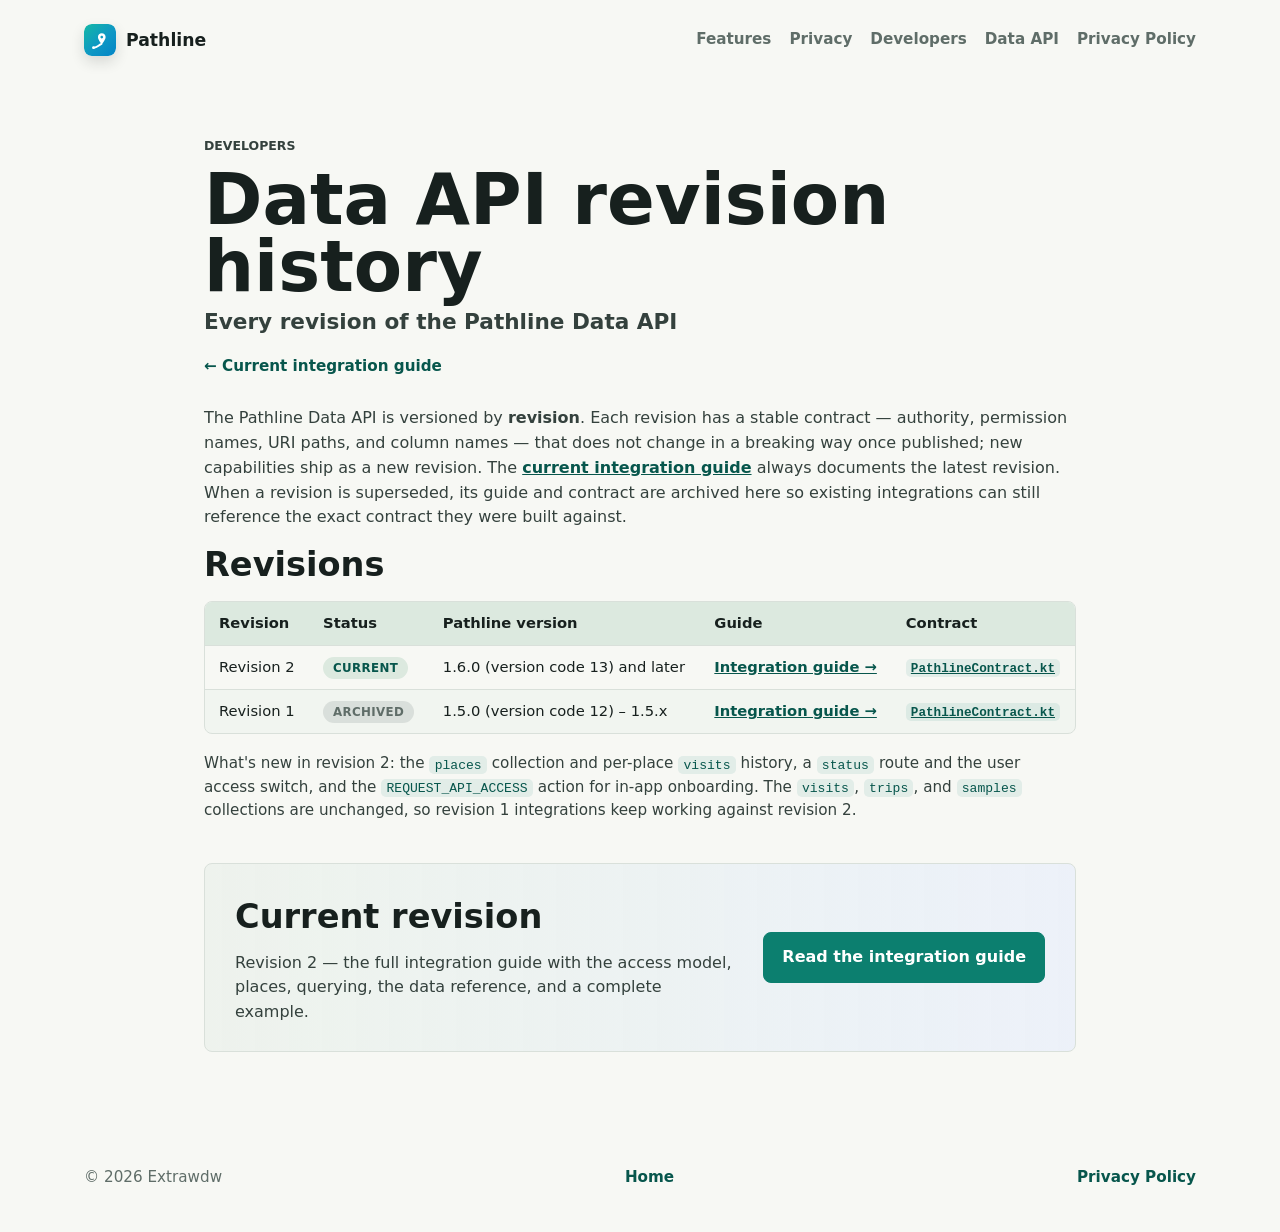
<file: api-revisions.html>
<!doctype html>
<html lang="en">
  <head>
    <meta charset="utf-8">
    <meta name="viewport" content="width=device-width, initial-scale=1">
    <title>Data API — Revision history | Pathline</title>
    <meta name="description" content="Revision history for the Pathline Data API. The current revision and any archived earlier revisions, each with its own integration guide and contract file.">
    <link rel="icon" href="assets/pathline-icon.svg" type="image/svg+xml">
    <link rel="apple-touch-icon" href="assets/pathline-icon.svg">
    <link rel="stylesheet" href="styles.css">
  </head>
  <body>
    <header class="site-header">
      <a class="brand" href="index.html" aria-label="Pathline home">
        <img class="brand-icon" src="assets/pathline-icon.svg" alt="" aria-hidden="true">
        <span>Pathline</span>
      </a>
      <nav aria-label="Primary navigation">
        <a href="index.html#features">Features</a>
        <a href="index.html#privacy">Privacy</a>
        <a href="index.html#developers">Developers</a>
        <a href="api.html">Data API</a>
        <a href="privacy.html">Privacy Policy</a>
      </nav>
    </header>

    <main class="doc">
      <p class="eyebrow">Developers</p>
      <h1>Data API revision history</h1>
      <p class="doc-sub">Every revision of the Pathline Data API</p>
      <p class="doc-meta">
        <a href="api.html">← Current integration guide</a>
      </p>

      <p>
        The Pathline Data API is versioned by <strong>revision</strong>. Each revision has a stable contract —
        authority, permission names, URI paths, and column names — that does not change in a breaking way once
        published; new capabilities ship as a new revision. The <a href="api.html">current integration guide</a>
        always documents the latest revision. When a revision is superseded, its guide and contract are archived
        here so existing integrations can still reference the exact contract they were built against.
      </p>

      <h2 id="revisions">Revisions</h2>
      <div class="table-wrap">
        <table>
          <thead>
            <tr><th>Revision</th><th>Status</th><th>Pathline version</th><th>Guide</th><th>Contract</th></tr>
          </thead>
          <tbody>
            <tr>
              <td>Revision 2</td>
              <td><span class="badge badge-current">Current</span></td>
              <td>1.6.0 (version code 13) and later</td>
              <td><a href="api.html">Integration guide →</a></td>
              <td><a href="contracts/PathlineContract-rev2.kt" download><code>PathlineContract.kt</code></a></td>
            </tr>
            <tr>
              <td>Revision 1</td>
              <td><span class="badge badge-archived">Archived</span></td>
              <td>1.5.0 (version code 12) – 1.5.x</td>
              <td><a href="api-rev1.html">Integration guide →</a></td>
              <td><a href="contracts/PathlineContract-rev1.kt" download><code>PathlineContract.kt</code></a></td>
            </tr>
          </tbody>
        </table>
      </div>

      <p class="doc-note">
        What's new in revision 2: the <code>places</code> collection and per-place <code>visits</code> history,
        a <code>status</code> route and the user access switch, and the <code>REQUEST_API_ACCESS</code> action
        for in-app onboarding. The <code>visits</code>, <code>trips</code>, and <code>samples</code> collections
        are unchanged, so revision 1 integrations keep working against revision 2.
      </p>

      <div class="developers-cta">
        <div>
          <h2>Current revision</h2>
          <p>Revision 2 — the full integration guide with the access model, places, querying, the data reference, and a complete example.</p>
        </div>
        <a class="button primary" href="api.html">Read the integration guide</a>
      </div>
    </main>

    <footer>
      <span>&copy; 2026 Extrawdw</span>
      <a href="index.html">Home</a>
      <a href="privacy.html">Privacy Policy</a>
    </footer>
  </body>
</html>
</file>
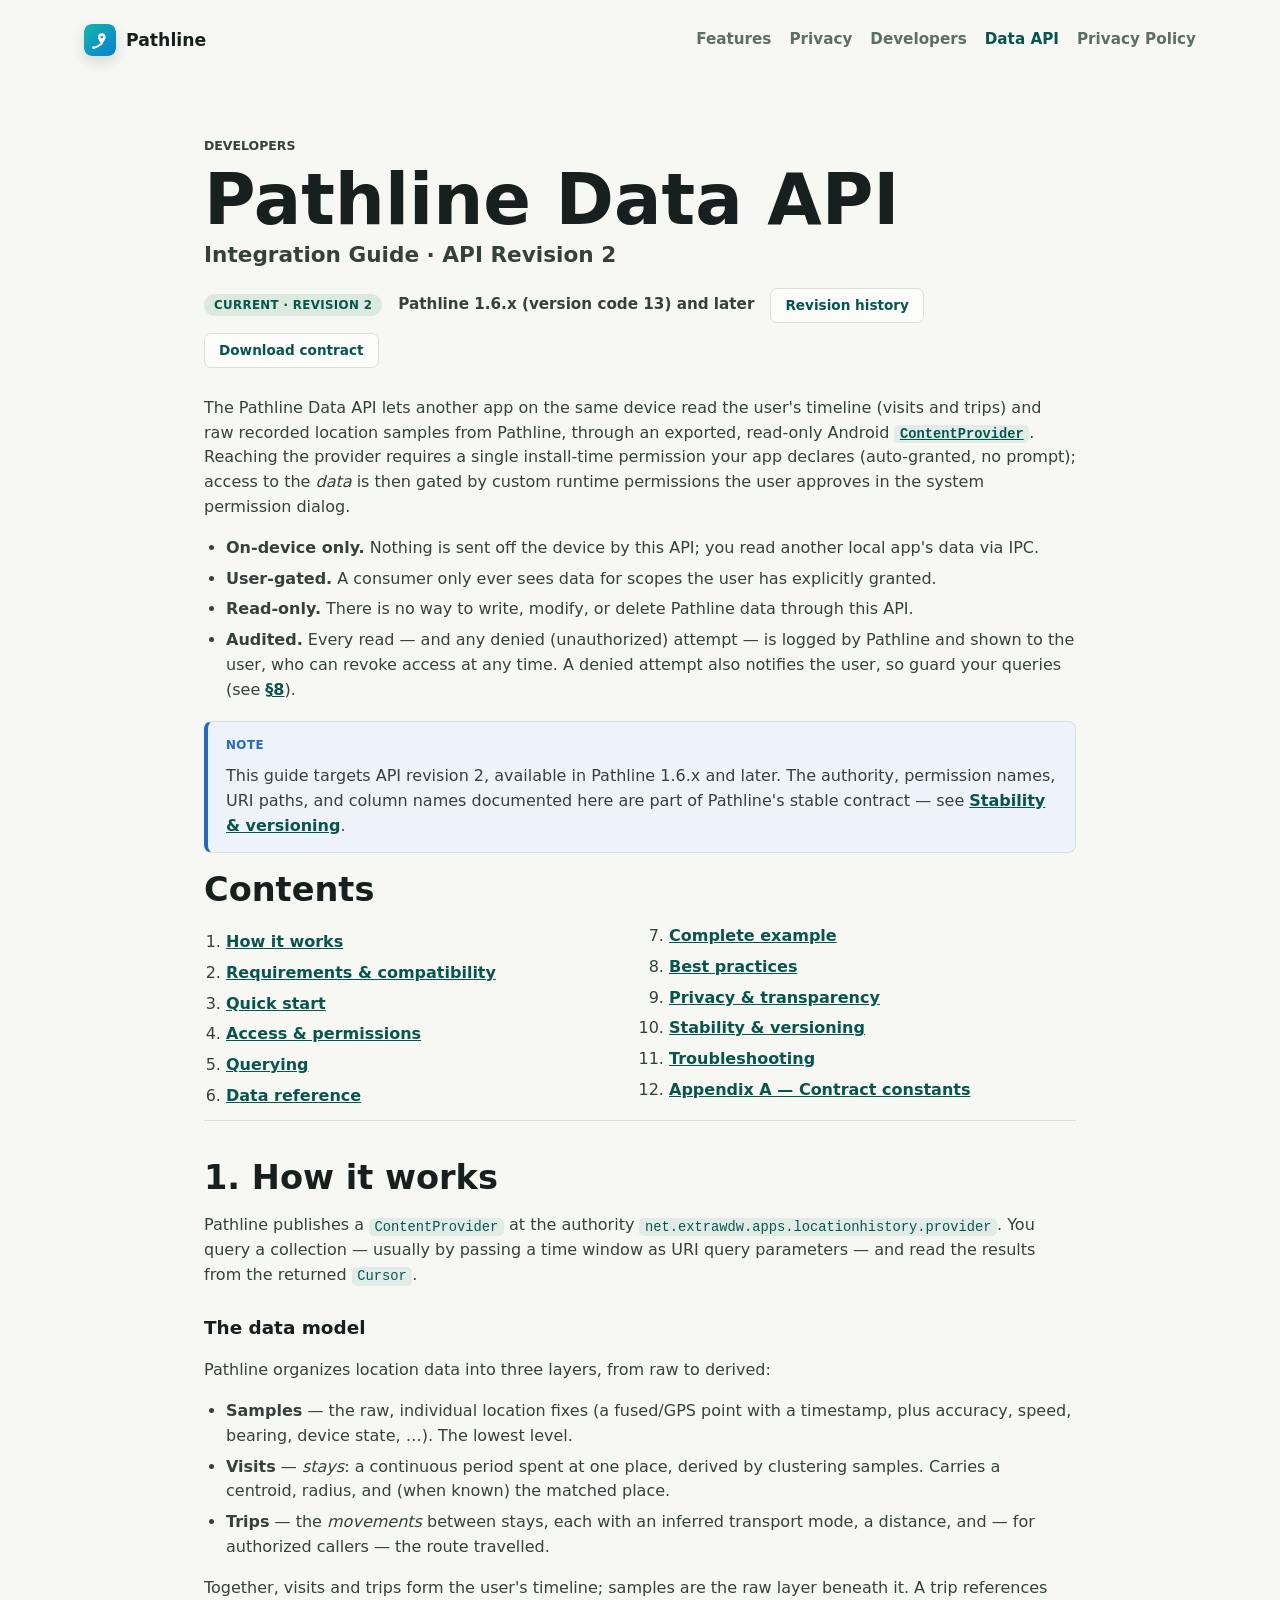
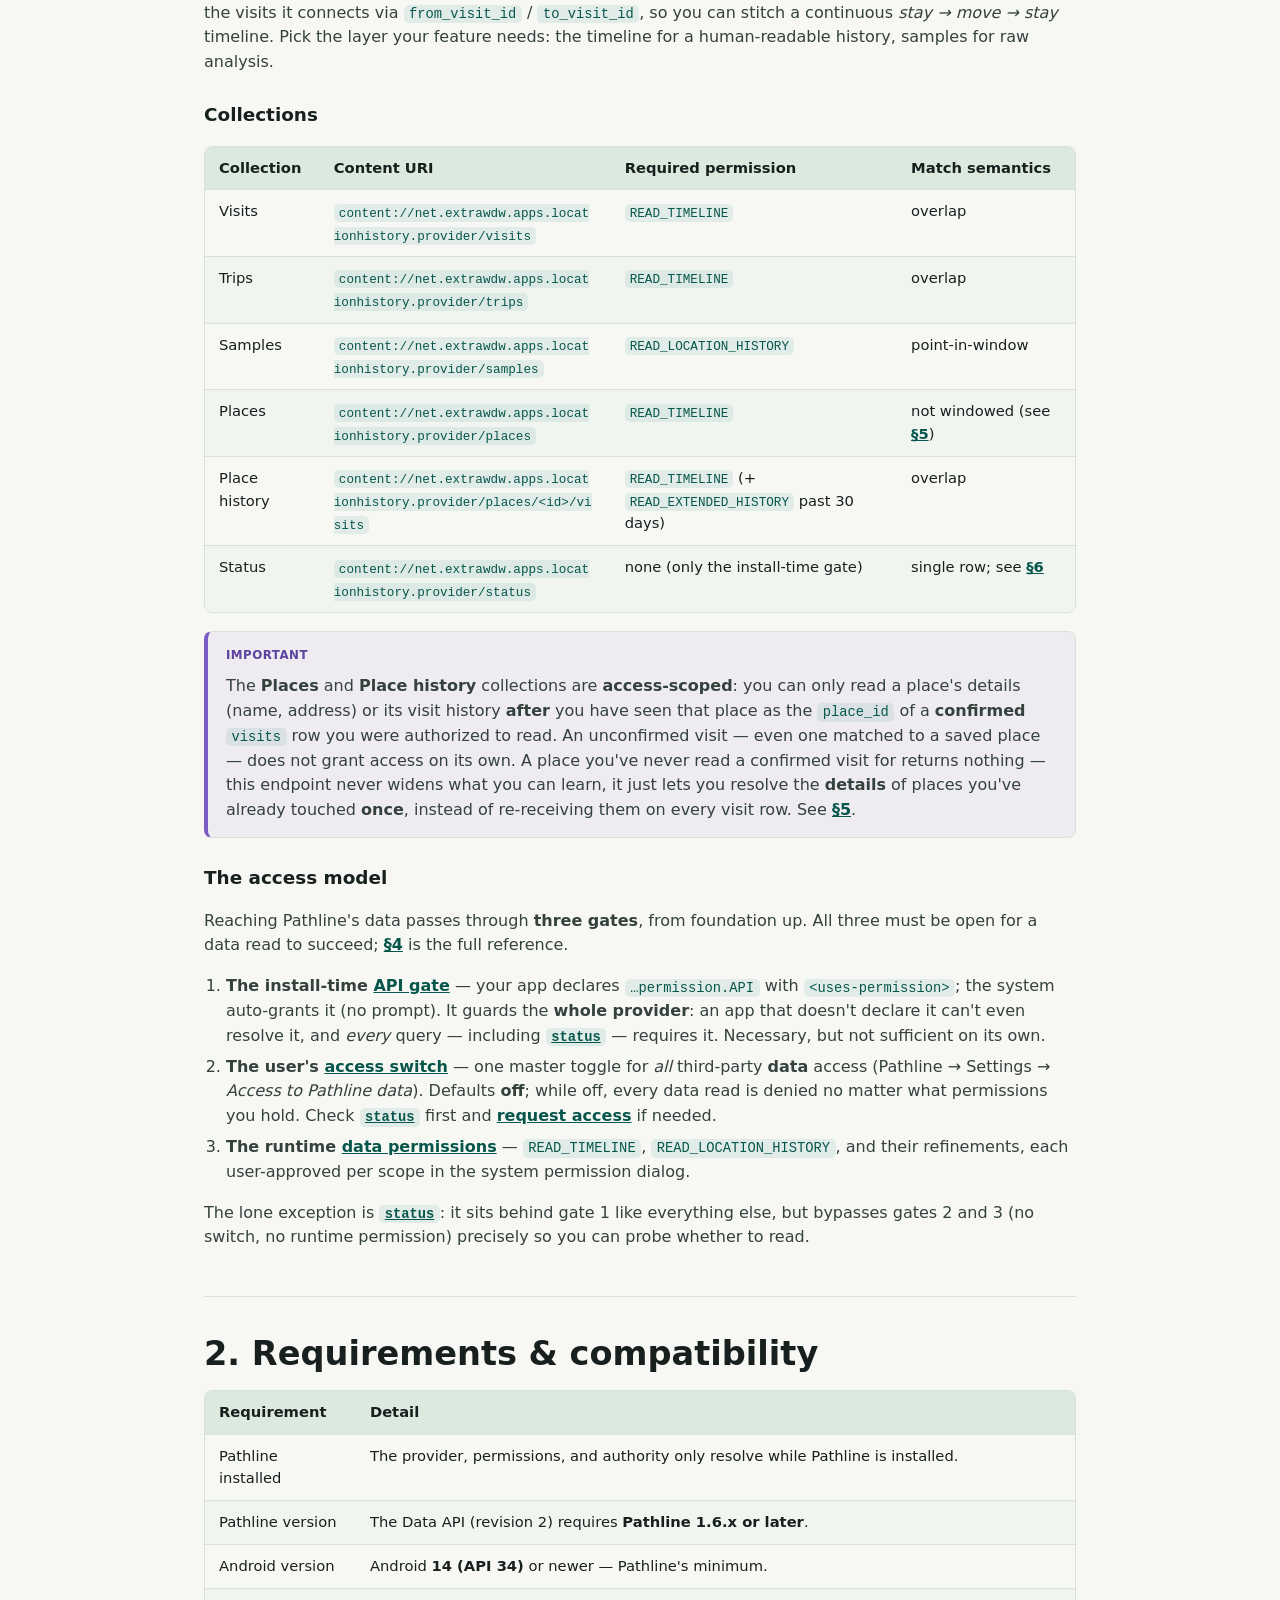
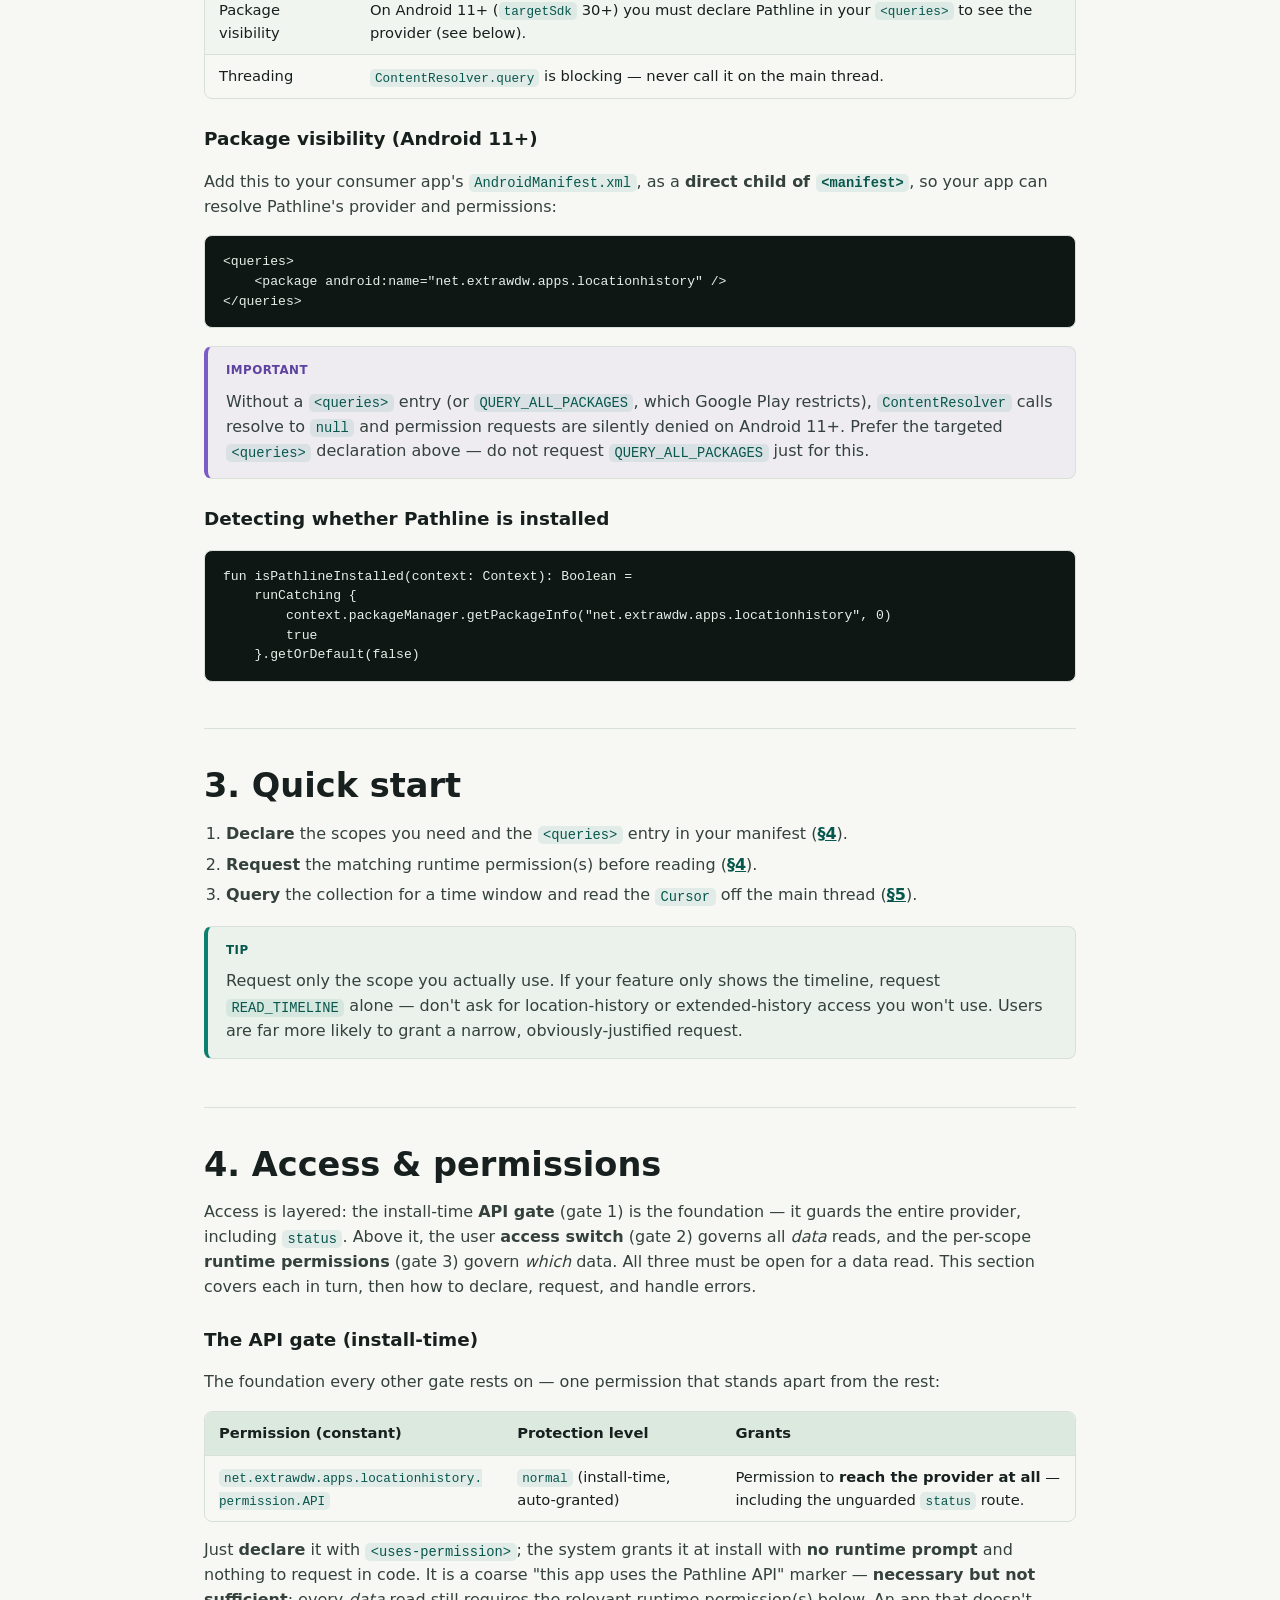
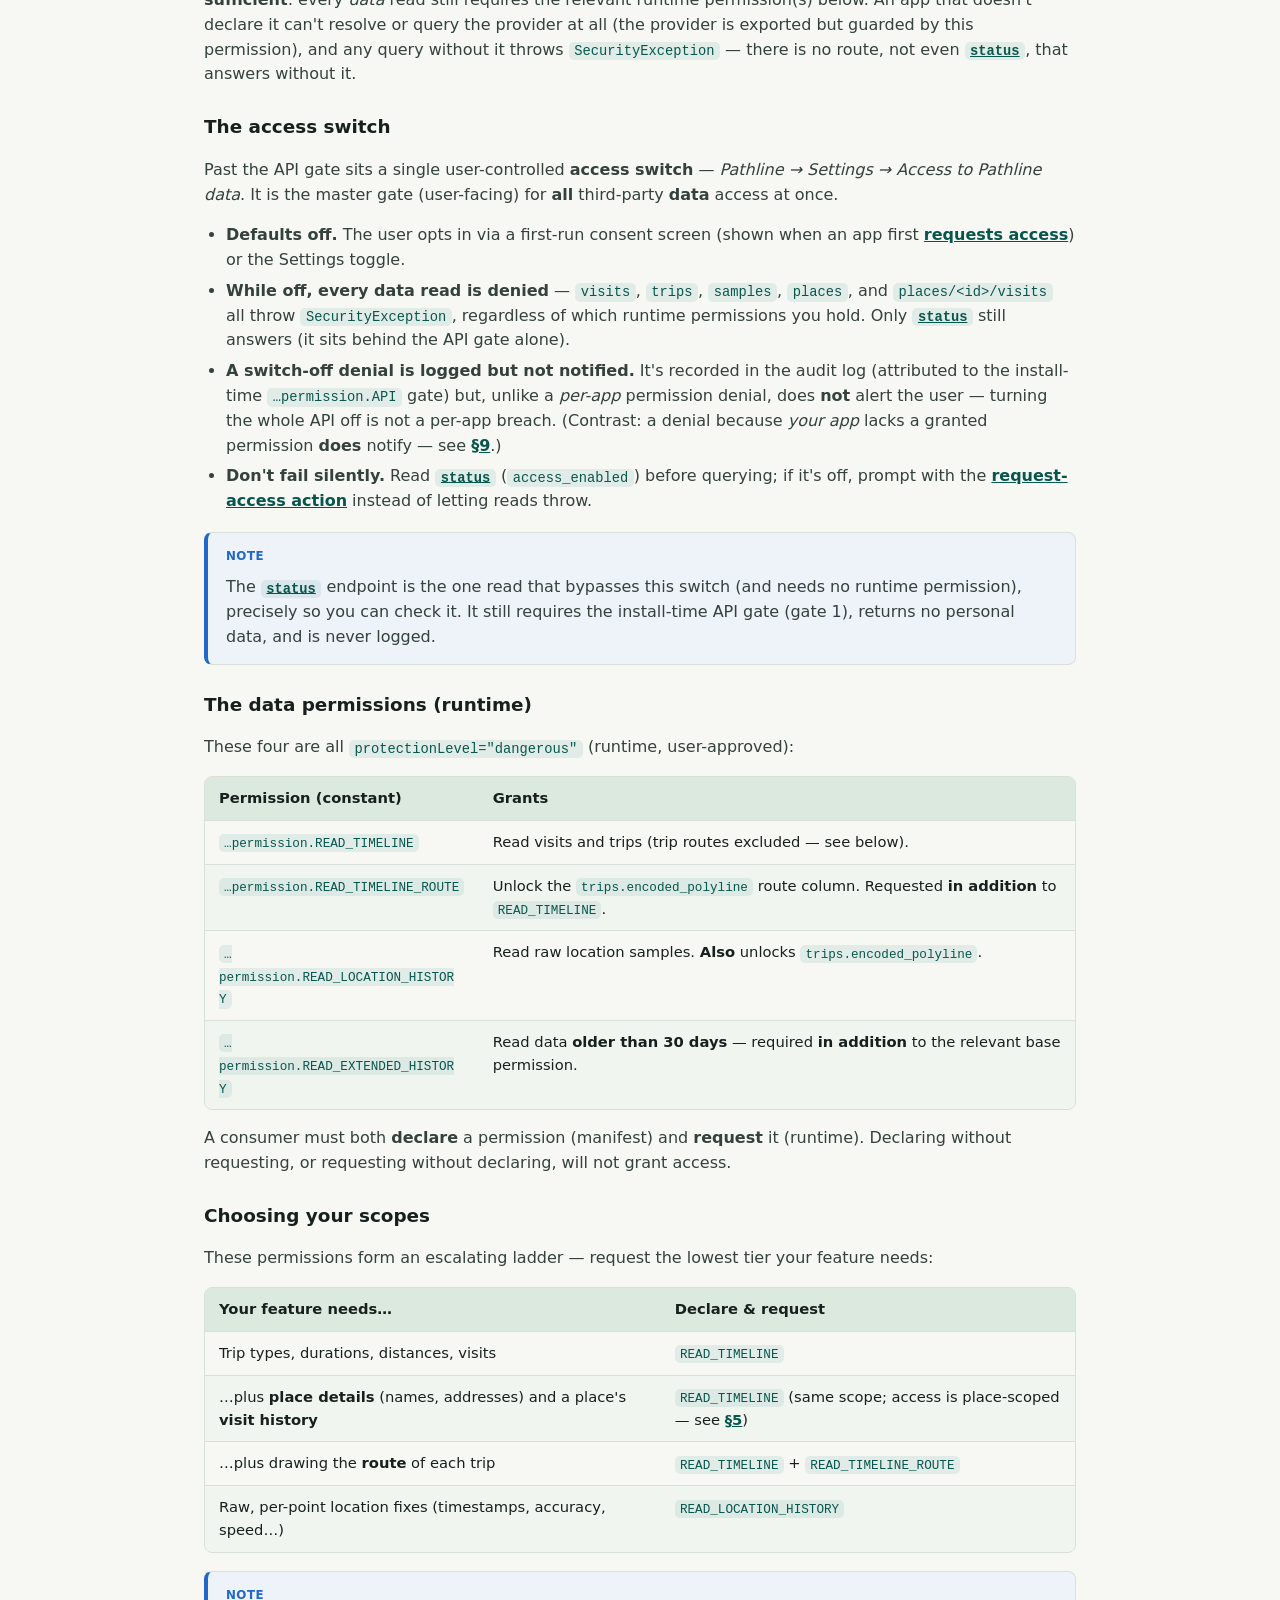
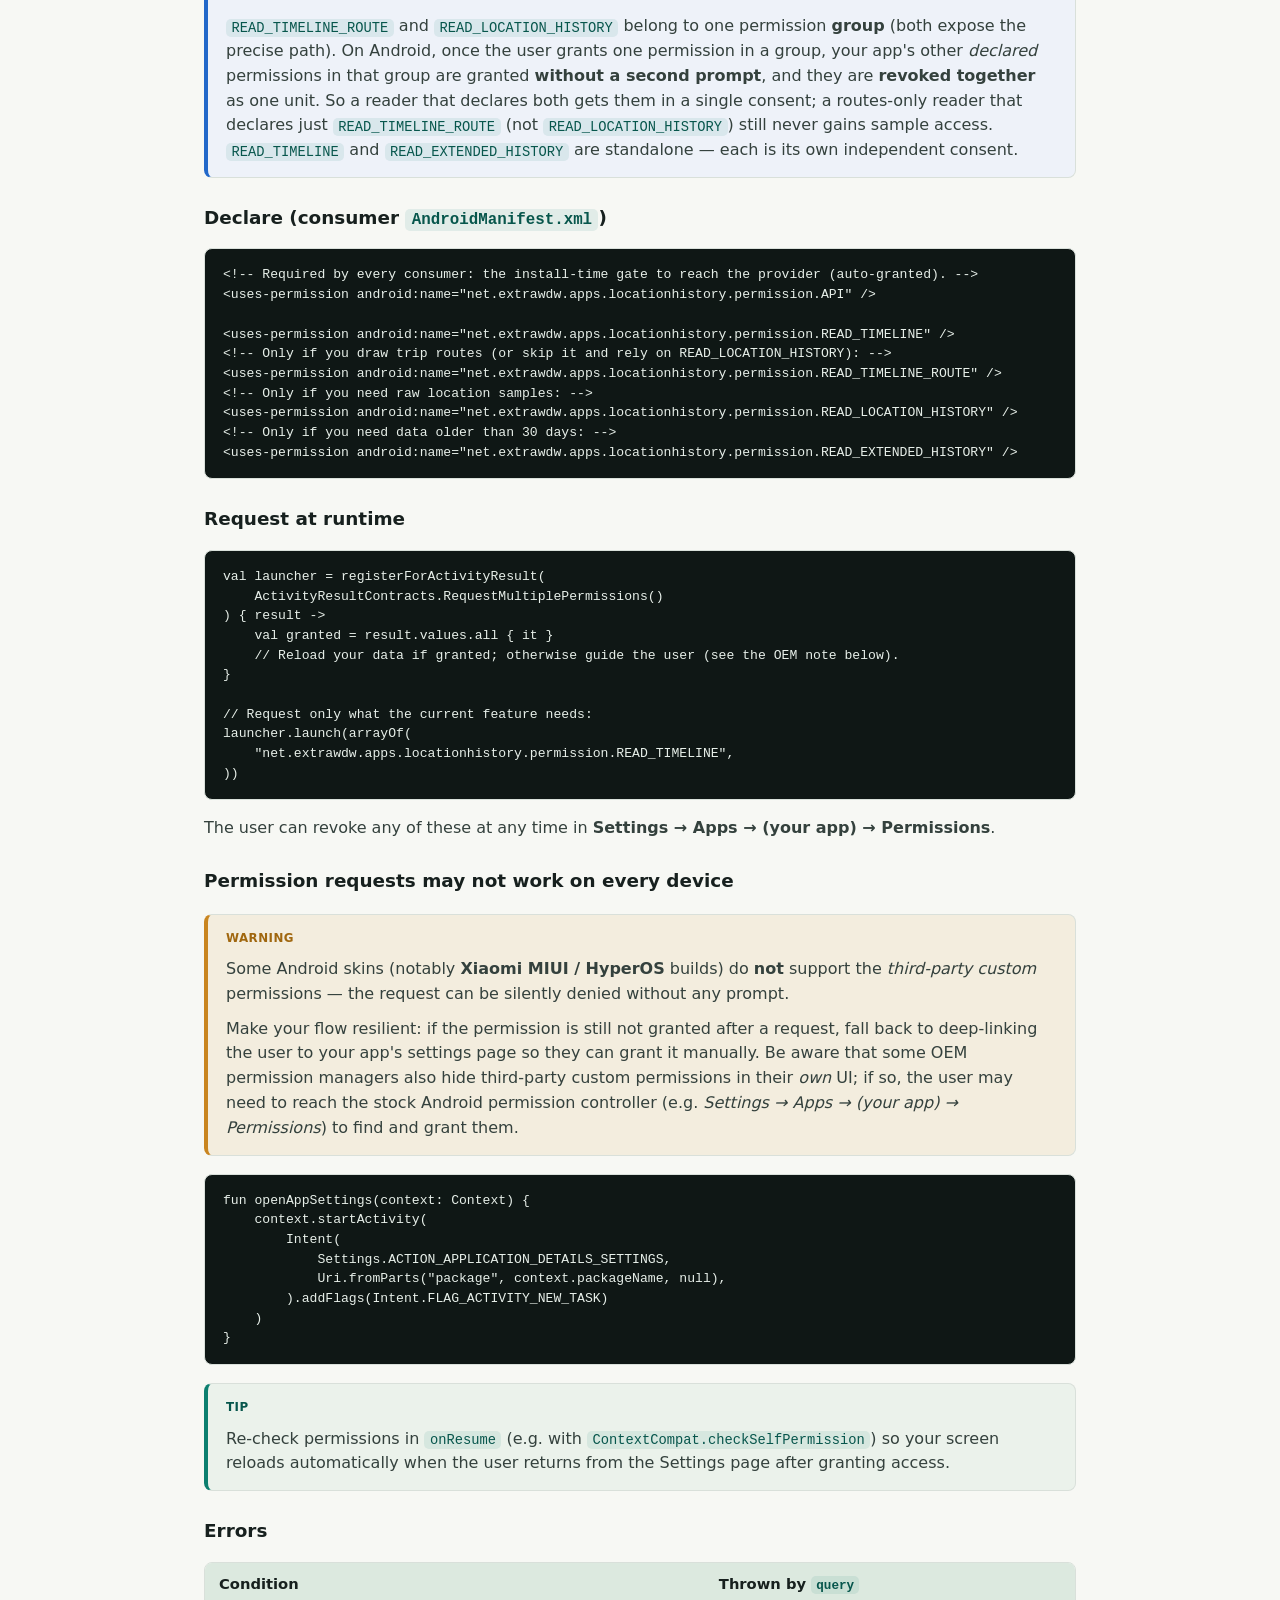
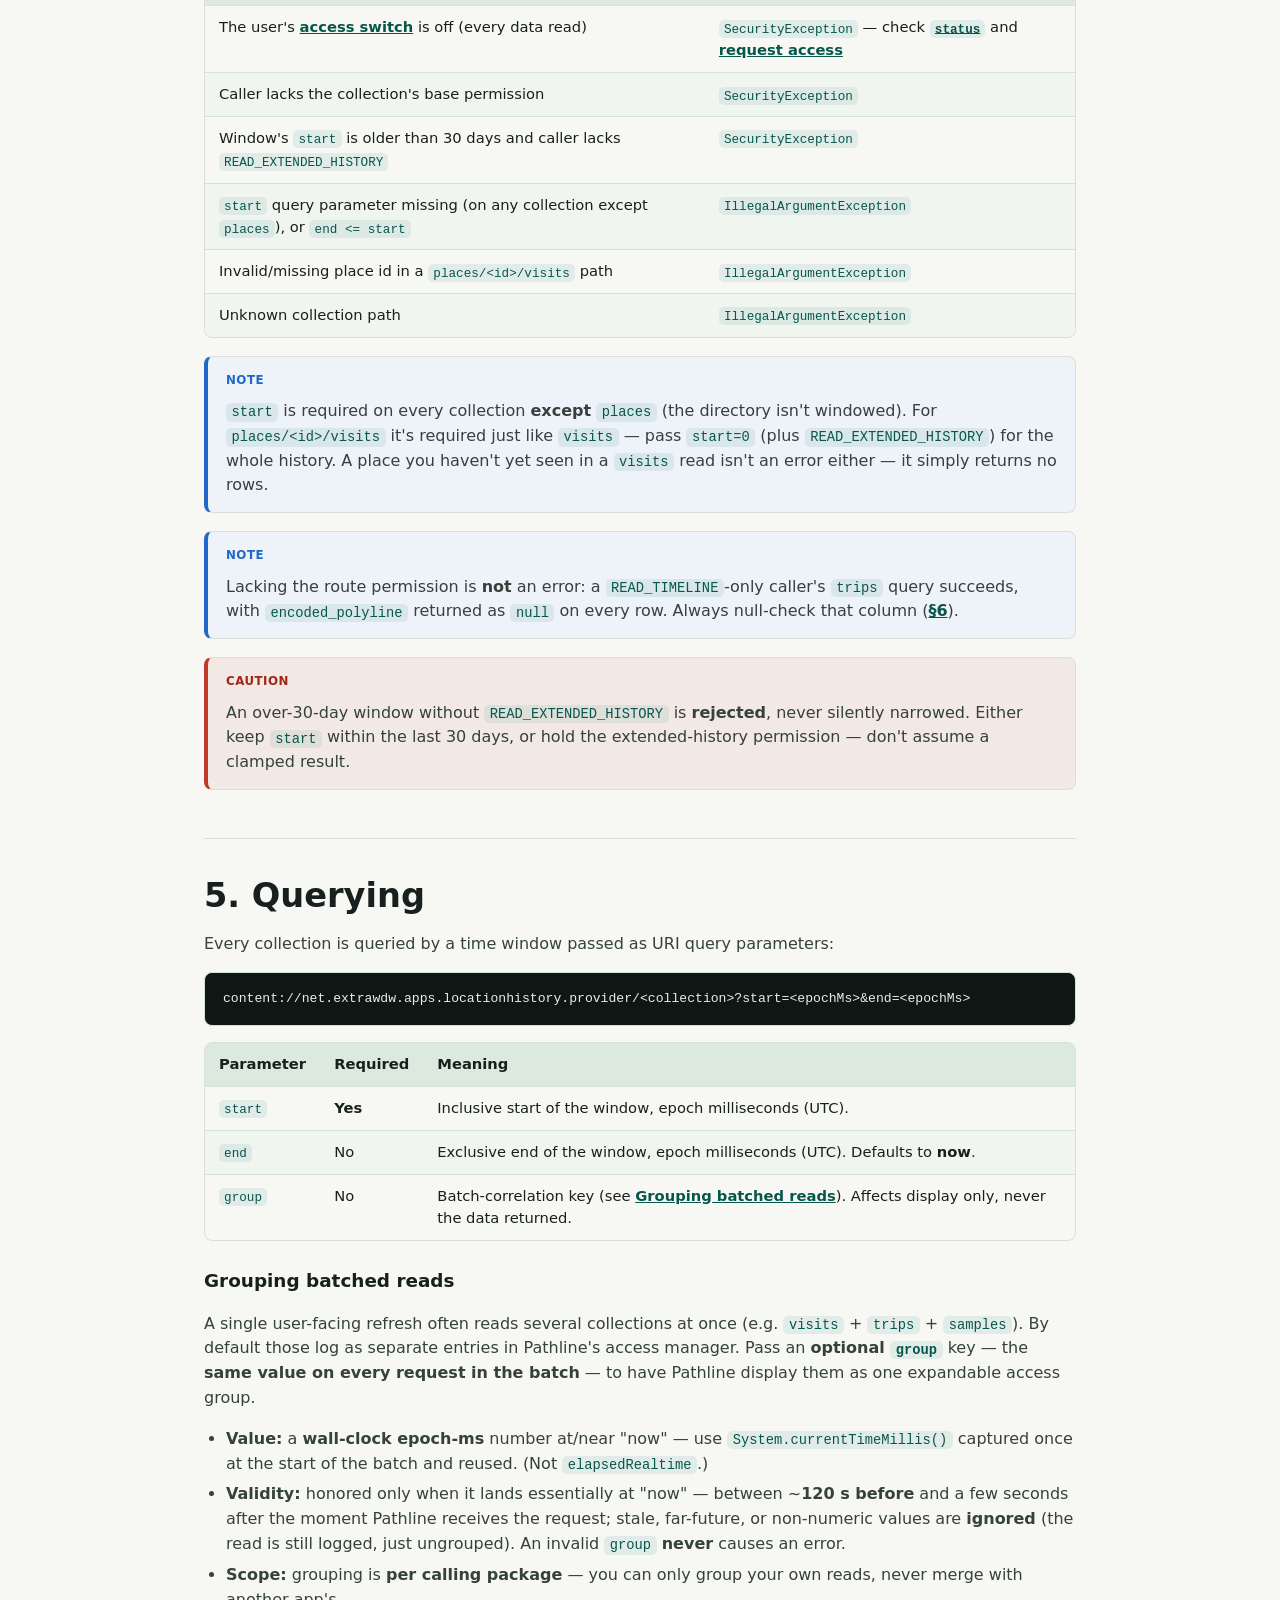
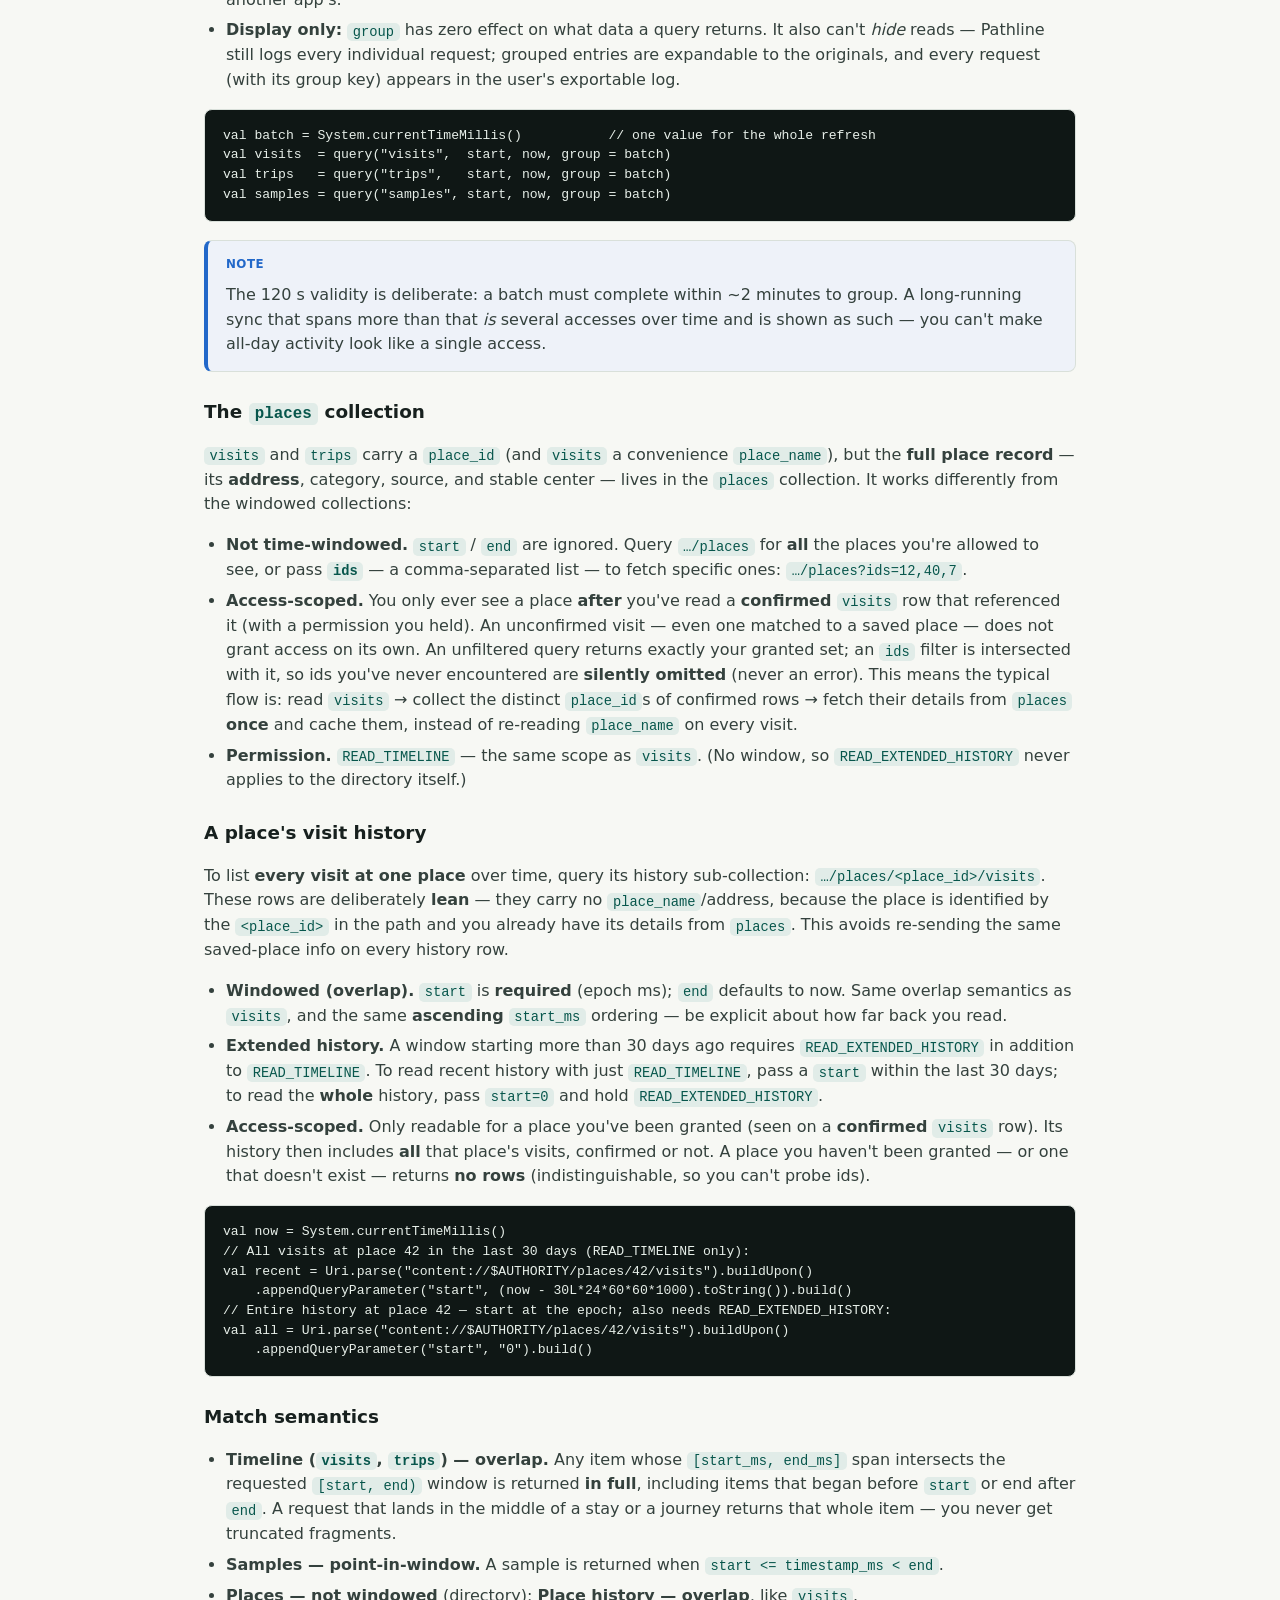
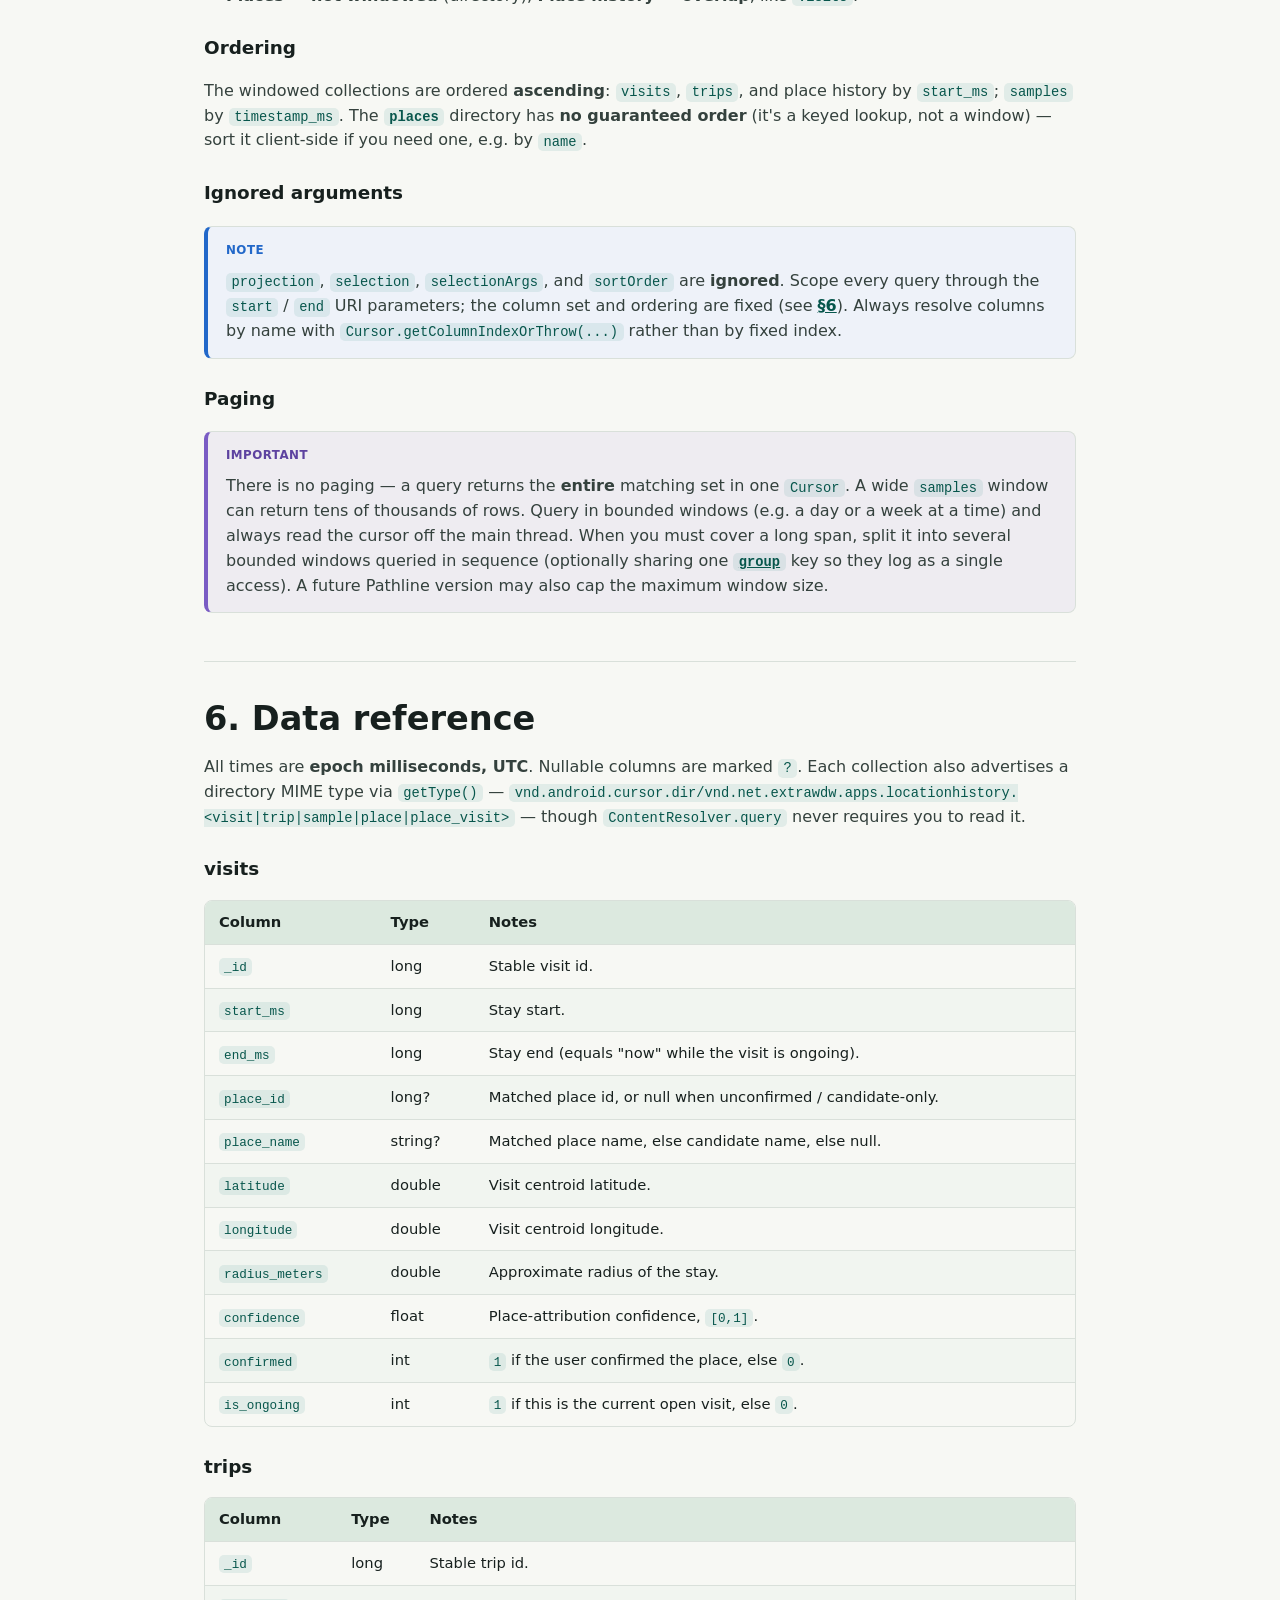
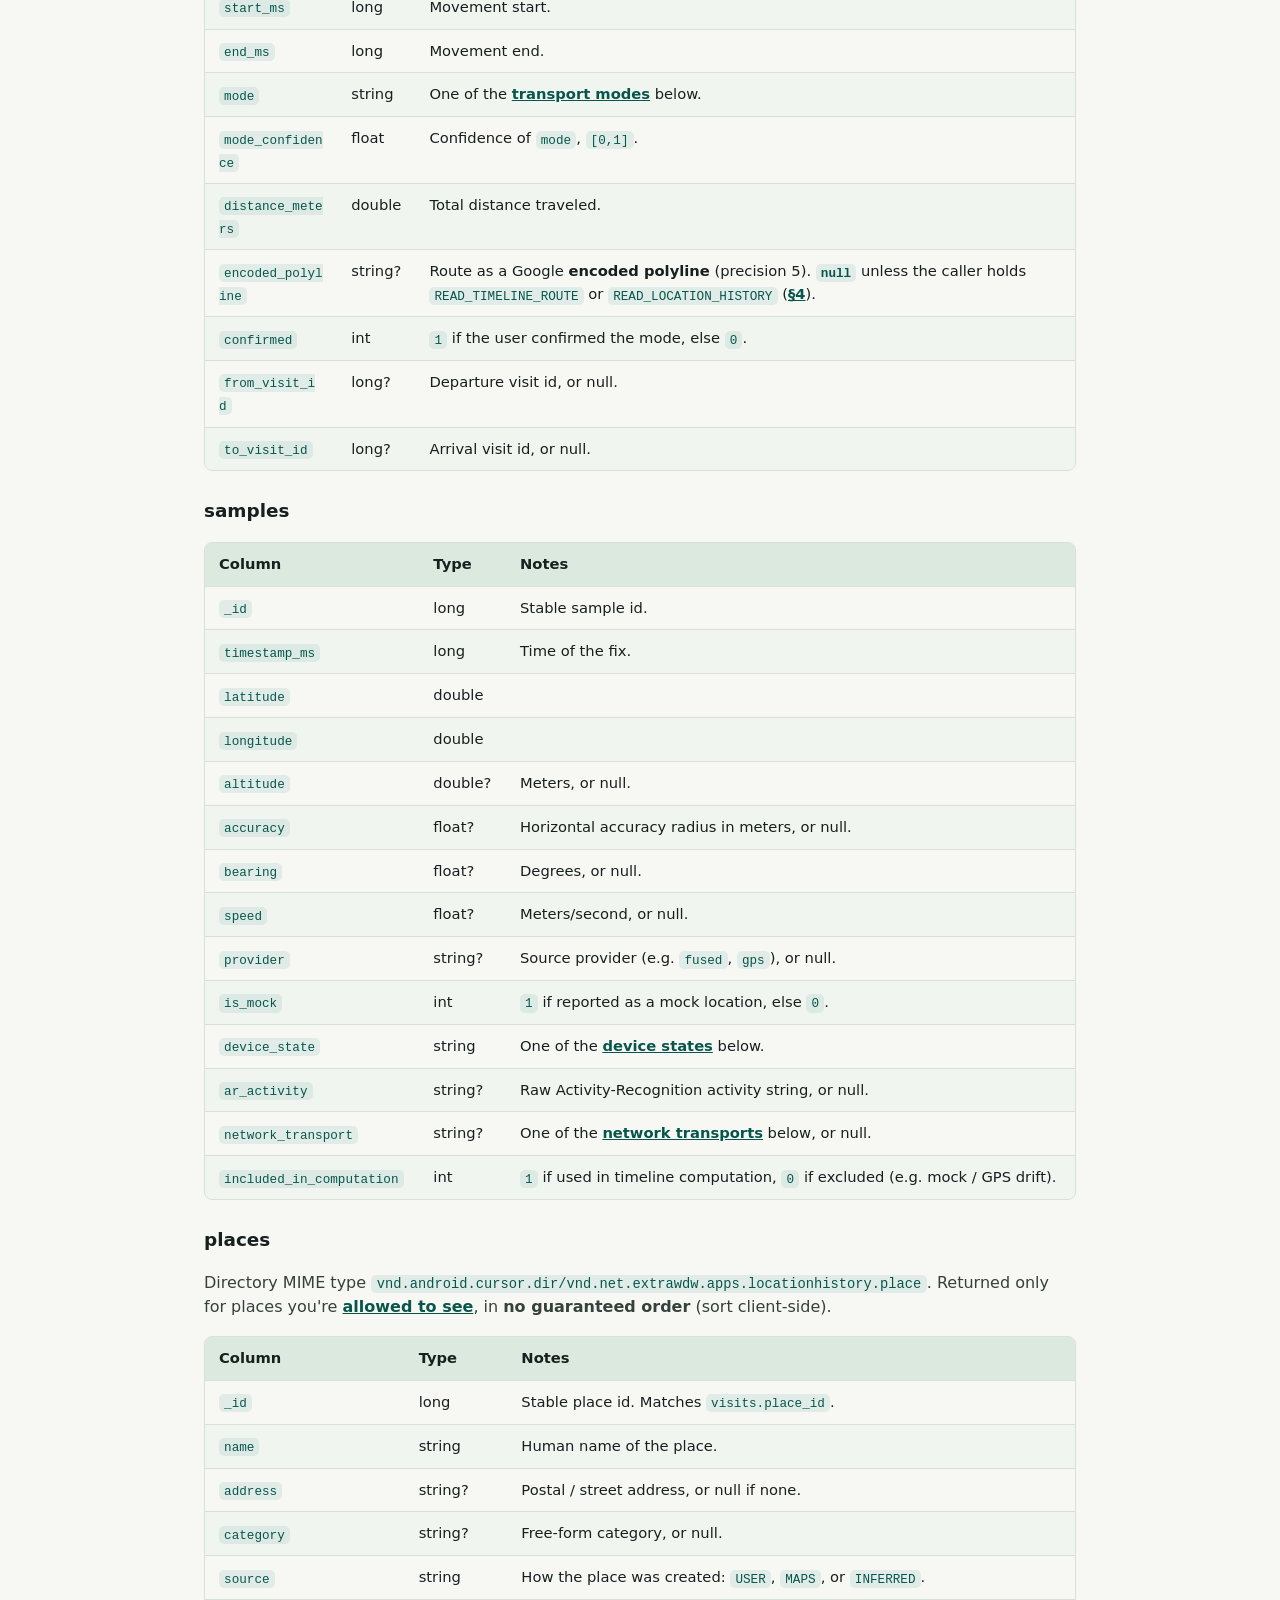
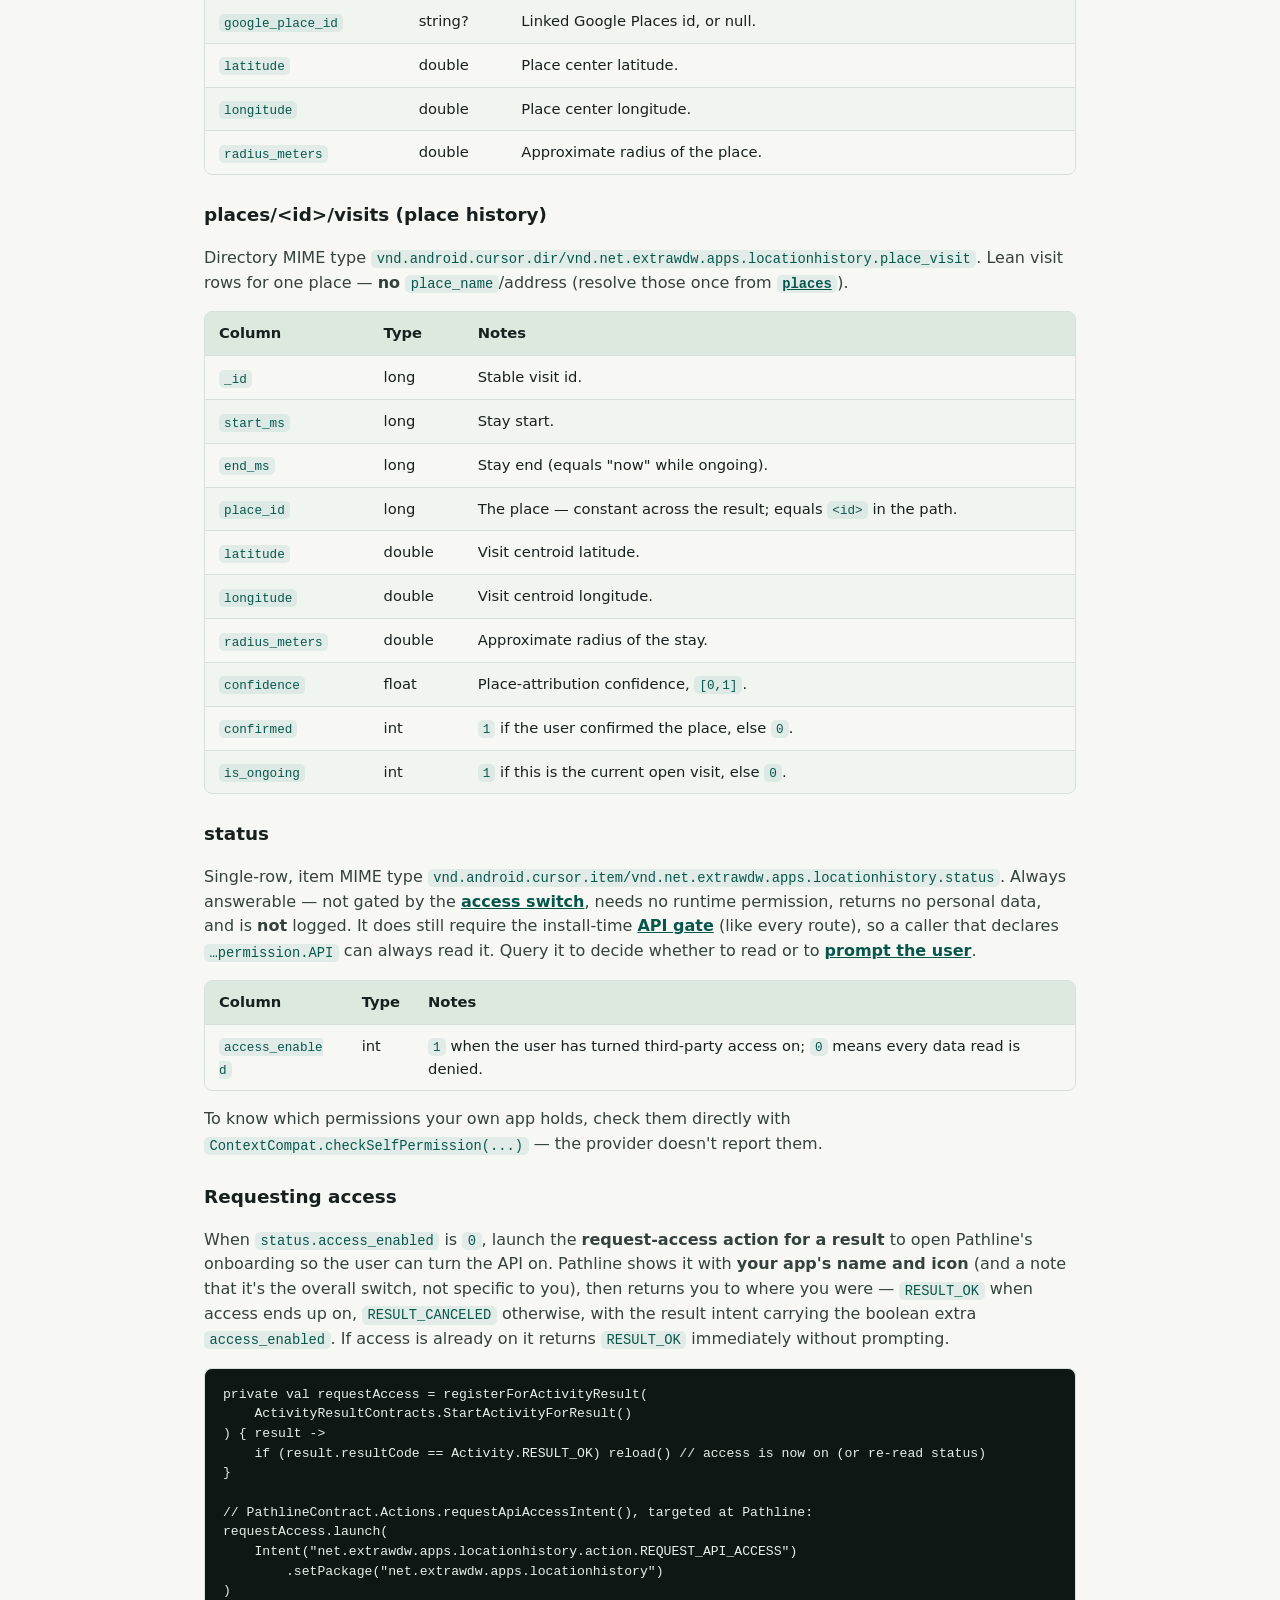
<file: api.html>
<!doctype html>
<html lang="en">
  <head>
    <meta charset="utf-8">
    <meta name="viewport" content="width=device-width, initial-scale=1">
    <title>Data API Revision 2 — Integration Guide | Pathline</title>
    <meta name="description" content="Integration guide for Pathline Data API revision 2 (Pathline 1.6.x): read another app's on-device timeline, places, and raw location samples through a read-only, user-gated Android ContentProvider.">
    <link rel="icon" href="assets/pathline-icon.svg" type="image/svg+xml">
    <link rel="apple-touch-icon" href="assets/pathline-icon.svg">
    <link rel="stylesheet" href="styles.css">
  </head>
  <body>
    <header class="site-header">
      <a class="brand" href="index.html" aria-label="Pathline home">
        <img class="brand-icon" src="assets/pathline-icon.svg" alt="" aria-hidden="true">
        <span>Pathline</span>
      </a>
      <nav aria-label="Primary navigation">
        <a href="index.html#features">Features</a>
        <a href="index.html#privacy">Privacy</a>
        <a href="index.html#developers">Developers</a>
        <a aria-current="page" href="api.html">Data API</a>
        <a href="privacy.html">Privacy Policy</a>
      </nav>
    </header>

    <main class="doc">
      <p class="eyebrow">Developers</p>
      <h1>Pathline Data API</h1>
      <p class="doc-sub">Integration Guide · API Revision 2</p>
      <p class="doc-meta">
        <span class="badge badge-current">Current · Revision 2</span>
        <span>Pathline 1.6.x (version code 13) and later</span>
        <a class="button secondary small" href="api-revisions.html">Revision history</a>
        <a class="button secondary small" href="contracts/PathlineContract-rev2.kt" download>Download contract</a>
      </p>

      <p>
        The Pathline Data API lets another app on the same device read the user's
        timeline (visits and trips) and raw recorded location samples from
        Pathline, through an exported, read-only Android
        <a href="https://developer.android.com/guide/topics/providers/content-provider-basics"><code>ContentProvider</code></a>.
        Reaching the provider requires a single install-time permission your app declares
        (auto-granted, no prompt); access to the <em>data</em> is then gated by custom runtime
        permissions the user approves in the system permission dialog.
      </p>
      <ul>
        <li><strong>On-device only.</strong> Nothing is sent off the device by this API; you read another local app's data via IPC.</li>
        <li><strong>User-gated.</strong> A consumer only ever sees data for scopes the user has explicitly granted.</li>
        <li><strong>Read-only.</strong> There is no way to write, modify, or delete Pathline data through this API.</li>
        <li><strong>Audited.</strong> Every read — and any denied (unauthorized) attempt — is logged by Pathline and shown to the user, who can revoke access at any time. A denied attempt also notifies the user, so guard your queries (see <a href="#best-practices">§8</a>).</li>
      </ul>

      <div class="callout note">
        <p class="callout-title">Note</p>
        <p>This guide targets API revision 2, available in Pathline 1.6.x and later. The authority, permission names, URI paths, and column names documented here are part of Pathline's stable contract — see <a href="#stability">Stability &amp; versioning</a>.</p>
      </div>

      <h2 id="contents">Contents</h2>
      <ol class="toc">
        <li><a href="#how-it-works">How it works</a></li>
        <li><a href="#requirements">Requirements &amp; compatibility</a></li>
        <li><a href="#quick-start">Quick start</a></li>
        <li><a href="#permissions">Access &amp; permissions</a></li>
        <li><a href="#querying">Querying</a></li>
        <li><a href="#data-reference">Data reference</a></li>
        <li><a href="#complete-example">Complete example</a></li>
        <li><a href="#best-practices">Best practices</a></li>
        <li><a href="#privacy">Privacy &amp; transparency</a></li>
        <li><a href="#stability">Stability &amp; versioning</a></li>
        <li><a href="#troubleshooting">Troubleshooting</a></li>
        <li><a href="#appendix-a">Appendix A — Contract constants</a></li>
      </ol>

      <section>
        <h2 id="how-it-works">1. How it works</h2>
        <p>
          Pathline publishes a <code>ContentProvider</code> at the authority
          <code>net.extrawdw.apps.locationhistory.provider</code>. You query a collection — usually by
          passing a time window as URI query parameters — and read the results from the returned
          <code>Cursor</code>.
        </p>

        <h3>The data model</h3>
        <p>Pathline organizes location data into three layers, from raw to derived:</p>
        <ul>
          <li><strong>Samples</strong> — the raw, individual location fixes (a fused/GPS point with a timestamp, plus accuracy, speed, bearing, device state, …). The lowest level.</li>
          <li><strong>Visits</strong> — <em>stays</em>: a continuous period spent at one place, derived by clustering samples. Carries a centroid, radius, and (when known) the matched place.</li>
          <li><strong>Trips</strong> — the <em>movements</em> between stays, each with an inferred transport mode, a distance, and — for authorized callers — the route travelled.</li>
        </ul>
        <p>
          Together, visits and trips form the user's timeline; samples are the raw
          layer beneath it. A trip references the visits it connects via
          <code>from_visit_id</code> / <code>to_visit_id</code>, so you can stitch a continuous
          <em>stay → move → stay</em> timeline. Pick the layer your feature needs: the timeline for a
          human-readable history, samples for raw analysis.
        </p>

        <h3>Collections</h3>
        <div class="table-wrap">
          <table>
            <thead>
              <tr><th>Collection</th><th>Content URI</th><th>Required permission</th><th>Match semantics</th></tr>
            </thead>
            <tbody>
              <tr><td>Visits</td><td><code>content://net.extrawdw.apps.locationhistory.provider/visits</code></td><td><code>READ_TIMELINE</code></td><td>overlap</td></tr>
              <tr><td>Trips</td><td><code>content://net.extrawdw.apps.locationhistory.provider/trips</code></td><td><code>READ_TIMELINE</code></td><td>overlap</td></tr>
              <tr><td>Samples</td><td><code>content://net.extrawdw.apps.locationhistory.provider/samples</code></td><td><code>READ_LOCATION_HISTORY</code></td><td>point-in-window</td></tr>
              <tr><td>Places</td><td><code>content://net.extrawdw.apps.locationhistory.provider/places</code></td><td><code>READ_TIMELINE</code></td><td>not windowed (see <a href="#places-collection">§5</a>)</td></tr>
              <tr><td>Place history</td><td><code>content://net.extrawdw.apps.locationhistory.provider/places/&lt;id&gt;/visits</code></td><td><code>READ_TIMELINE</code> (+ <code>READ_EXTENDED_HISTORY</code> past 30 days)</td><td>overlap</td></tr>
              <tr><td>Status</td><td><code>content://net.extrawdw.apps.locationhistory.provider/status</code></td><td>none (only the install-time gate)</td><td>single row; see <a href="#status">§6</a></td></tr>
            </tbody>
          </table>
        </div>

        <div class="callout important">
          <p class="callout-title">Important</p>
          <p>The <strong>Places</strong> and <strong>Place history</strong> collections are <strong>access-scoped</strong>: you can only read a place's details (name, address) or its visit history <strong>after</strong> you have seen that place as the <code>place_id</code> of a <strong>confirmed</strong> <code>visits</code> row you were authorized to read. An unconfirmed visit — even one matched to a saved place — does not grant access on its own. A place you've never read a confirmed visit for returns nothing — this endpoint never widens what you can learn, it just lets you resolve the <strong>details</strong> of places you've already touched <strong>once</strong>, instead of re-receiving them on every visit row. See <a href="#places-collection">§5</a>.</p>
        </div>

        <h3 id="the-access-model">The access model</h3>
        <p>Reaching Pathline's data passes through <strong>three gates</strong>, from foundation up. All three must be open for a data read to succeed; <a href="#permissions">§4</a> is the full reference.</p>
        <ol>
          <li><strong>The install-time <a href="#the-api-gate">API gate</a></strong> — your app declares <code>…permission.API</code> with <code>&lt;uses-permission&gt;</code>; the system auto-grants it (no prompt). It guards the <strong>whole provider</strong>: an app that doesn't declare it can't even resolve it, and <em>every</em> query — including <a href="#status"><code>status</code></a> — requires it. Necessary, but not sufficient on its own.</li>
          <li><strong>The user's <a href="#access-switch">access switch</a></strong> — one master toggle for <em>all</em> third-party <strong>data</strong> access (Pathline → Settings → <em>Access to Pathline data</em>). Defaults <strong>off</strong>; while off, every data read is denied no matter what permissions you hold. Check <a href="#status"><code>status</code></a> first and <a href="#requesting-access">request access</a> if needed.</li>
          <li><strong>The runtime <a href="#the-data-permissions">data permissions</a></strong> — <code>READ_TIMELINE</code>, <code>READ_LOCATION_HISTORY</code>, and their refinements, each user-approved per scope in the system permission dialog.</li>
        </ol>
        <p>The lone exception is <a href="#status"><code>status</code></a>: it sits behind gate 1 like everything else, but bypasses gates 2 and 3 (no switch, no runtime permission) precisely so you can probe whether to read.</p>
      </section>

      <section>
        <h2 id="requirements">2. Requirements &amp; compatibility</h2>
        <div class="table-wrap">
          <table>
            <thead><tr><th>Requirement</th><th>Detail</th></tr></thead>
            <tbody>
              <tr><td>Pathline installed</td><td>The provider, permissions, and authority only resolve while Pathline is installed.</td></tr>
              <tr><td>Pathline version</td><td>The Data API (revision 2) requires <strong>Pathline 1.6.x or later</strong>.</td></tr>
              <tr><td>Android version</td><td>Android <strong>14 (API 34)</strong> or newer — Pathline's minimum.</td></tr>
              <tr><td>Package visibility</td><td>On Android 11+ (<code>targetSdk</code> 30+) you must declare Pathline in your <code>&lt;queries&gt;</code> to see the provider (see below).</td></tr>
              <tr><td>Threading</td><td><code>ContentResolver.query</code> is blocking — never call it on the main thread.</td></tr>
            </tbody>
          </table>
        </div>

        <h3 id="package-visibility">Package visibility (Android 11+)</h3>
        <p>
          Add this to your consumer app's <code>AndroidManifest.xml</code>, as a <strong>direct child of
          <code>&lt;manifest&gt;</code></strong>, so your app can resolve Pathline's provider and permissions:
        </p>
        <pre><code>&lt;queries&gt;
    &lt;package android:name="net.extrawdw.apps.locationhistory" /&gt;
&lt;/queries&gt;</code></pre>
        <div class="callout important">
          <p class="callout-title">Important</p>
          <p>Without a <code>&lt;queries&gt;</code> entry (or <code>QUERY_ALL_PACKAGES</code>, which Google Play restricts), <code>ContentResolver</code> calls resolve to <code>null</code> and permission requests are silently denied on Android 11+. Prefer the targeted <code>&lt;queries&gt;</code> declaration above — do not request <code>QUERY_ALL_PACKAGES</code> just for this.</p>
        </div>

        <h3>Detecting whether Pathline is installed</h3>
        <pre><code>fun isPathlineInstalled(context: Context): Boolean =
    runCatching {
        context.packageManager.getPackageInfo("net.extrawdw.apps.locationhistory", 0)
        true
    }.getOrDefault(false)</code></pre>
      </section>

      <section>
        <h2 id="quick-start">3. Quick start</h2>
        <ol>
          <li><strong>Declare</strong> the scopes you need and the <code>&lt;queries&gt;</code> entry in your manifest (<a href="#permissions">§4</a>).</li>
          <li><strong>Request</strong> the matching runtime permission(s) before reading (<a href="#request-at-runtime">§4</a>).</li>
          <li><strong>Query</strong> the collection for a time window and read the <code>Cursor</code> off the main thread (<a href="#querying">§5</a>).</li>
        </ol>
        <div class="callout tip">
          <p class="callout-title">Tip</p>
          <p>Request only the scope you actually use. If your feature only shows the timeline, request <code>READ_TIMELINE</code> alone — don't ask for location-history or extended-history access you won't use. Users are far more likely to grant a narrow, obviously-justified request.</p>
        </div>
      </section>

      <section>
        <h2 id="permissions">4. Access &amp; permissions</h2>
        <p>Access is layered: the install-time <strong>API gate</strong> (gate 1) is the foundation — it guards the entire provider, including <code>status</code>. Above it, the user <strong>access switch</strong> (gate 2) governs all <em>data</em> reads, and the per-scope <strong>runtime permissions</strong> (gate 3) govern <em>which</em> data. All three must be open for a data read. This section covers each in turn, then how to declare, request, and handle errors.</p>

        <h3 id="the-api-gate">The API gate (install-time)</h3>
        <p>The foundation every other gate rests on — one permission that stands apart from the rest:</p>
        <div class="table-wrap">
          <table>
            <thead><tr><th>Permission (constant)</th><th>Protection level</th><th>Grants</th></tr></thead>
            <tbody>
              <tr><td><code>net.extrawdw.apps.locationhistory.permission.API</code></td><td><code>normal</code> (install-time, auto-granted)</td><td>Permission to <strong>reach the provider at all</strong> — including the unguarded <code>status</code> route.</td></tr>
            </tbody>
          </table>
        </div>
        <p>Just <strong>declare</strong> it with <code>&lt;uses-permission&gt;</code>; the system grants it at install with <strong>no runtime prompt</strong> and nothing to request in code. It is a coarse "this app uses the Pathline API" marker — <strong>necessary but not sufficient</strong>: every <em>data</em> read still requires the relevant runtime permission(s) below. An app that doesn't declare it can't resolve or query the provider at all (the provider is exported but guarded by this permission), and any query without it throws <code>SecurityException</code> — there is no route, not even <a href="#status"><code>status</code></a>, that answers without it.</p>

        <h3 id="access-switch">The access switch</h3>
        <p>Past the API gate sits a single user-controlled <strong>access switch</strong> — <em>Pathline → Settings → Access to Pathline data</em>. It is the master gate (user-facing) for <strong>all</strong> third-party <strong>data</strong> access at once.</p>
        <ul>
          <li><strong>Defaults off.</strong> The user opts in via a first-run consent screen (shown when an app first <a href="#requesting-access">requests access</a>) or the Settings toggle.</li>
          <li><strong>While off, every data read is denied</strong> — <code>visits</code>, <code>trips</code>, <code>samples</code>, <code>places</code>, and <code>places/&lt;id&gt;/visits</code> all throw <code>SecurityException</code>, regardless of which runtime permissions you hold. Only <a href="#status"><code>status</code></a> still answers (it sits behind the API gate alone).</li>
          <li><strong>A switch-off denial is logged but not notified.</strong> It's recorded in the audit log (attributed to the install-time <code>…permission.API</code> gate) but, unlike a <em>per-app</em> permission denial, does <strong>not</strong> alert the user — turning the whole API off is not a per-app breach. (Contrast: a denial because <em>your app</em> lacks a granted permission <strong>does</strong> notify — see <a href="#privacy">§9</a>.)</li>
          <li><strong>Don't fail silently.</strong> Read <a href="#status"><code>status</code></a> (<code>access_enabled</code>) before querying; if it's off, prompt with the <a href="#requesting-access">request-access action</a> instead of letting reads throw.</li>
        </ul>
        <div class="callout note">
          <p class="callout-title">Note</p>
          <p>The <a href="#status"><code>status</code></a> endpoint is the one read that bypasses this switch (and needs no runtime permission), precisely so you can check it. It still requires the install-time API gate (gate 1), returns no personal data, and is never logged.</p>
        </div>

        <h3 id="the-data-permissions">The data permissions (runtime)</h3>
        <p>These four are all <code>protectionLevel="dangerous"</code> (runtime, user-approved):</p>
        <div class="table-wrap">
          <table>
            <thead><tr><th>Permission (constant)</th><th>Grants</th></tr></thead>
            <tbody>
              <tr><td><code>…permission.READ_TIMELINE</code></td><td>Read visits and trips (trip routes excluded — see below).</td></tr>
              <tr><td><code>…permission.READ_TIMELINE_ROUTE</code></td><td>Unlock the <code>trips.encoded_polyline</code> route column. Requested <strong>in addition</strong> to <code>READ_TIMELINE</code>.</td></tr>
              <tr><td><code>…permission.READ_LOCATION_HISTORY</code></td><td>Read raw location samples. <strong>Also</strong> unlocks <code>trips.encoded_polyline</code>.</td></tr>
              <tr><td><code>…permission.READ_EXTENDED_HISTORY</code></td><td>Read data <strong>older than 30 days</strong> — required <strong>in addition</strong> to the relevant base permission.</td></tr>
            </tbody>
          </table>
        </div>
        <p>A consumer must both <strong>declare</strong> a permission (manifest) and <strong>request</strong> it (runtime). Declaring without requesting, or requesting without declaring, will not grant access.</p>

        <h3>Choosing your scopes</h3>
        <p>These permissions form an escalating ladder — request the lowest tier your feature needs:</p>
        <div class="table-wrap">
          <table>
            <thead><tr><th>Your feature needs…</th><th>Declare &amp; request</th></tr></thead>
            <tbody>
              <tr><td>Trip types, durations, distances, visits</td><td><code>READ_TIMELINE</code></td></tr>
              <tr><td>…plus <strong>place details</strong> (names, addresses) and a place's <strong>visit history</strong></td><td><code>READ_TIMELINE</code> (same scope; access is place-scoped — see <a href="#places-collection">§5</a>)</td></tr>
              <tr><td>…plus drawing the <strong>route</strong> of each trip</td><td><code>READ_TIMELINE</code> + <code>READ_TIMELINE_ROUTE</code></td></tr>
              <tr><td>Raw, per-point location fixes (timestamps, accuracy, speed…)</td><td><code>READ_LOCATION_HISTORY</code></td></tr>
            </tbody>
          </table>
        </div>
        <div class="callout note">
          <p class="callout-title">Note</p>
          <p><code>READ_TIMELINE_ROUTE</code> and <code>READ_LOCATION_HISTORY</code> belong to one permission <strong>group</strong> (both expose the precise path). On Android, once the user grants one permission in a group, your app's other <em>declared</em> permissions in that group are granted <strong>without a second prompt</strong>, and they are <strong>revoked together</strong> as one unit. So a reader that declares both gets them in a single consent; a routes-only reader that declares just <code>READ_TIMELINE_ROUTE</code> (not <code>READ_LOCATION_HISTORY</code>) still never gains sample access. <code>READ_TIMELINE</code> and <code>READ_EXTENDED_HISTORY</code> are standalone — each is its own independent consent.</p>
        </div>

        <h3>Declare (consumer <code>AndroidManifest.xml</code>)</h3>
        <pre><code>&lt;!-- Required by every consumer: the install-time gate to reach the provider (auto-granted). --&gt;
&lt;uses-permission android:name="net.extrawdw.apps.locationhistory.permission.API" /&gt;

&lt;uses-permission android:name="net.extrawdw.apps.locationhistory.permission.READ_TIMELINE" /&gt;
&lt;!-- Only if you draw trip routes (or skip it and rely on READ_LOCATION_HISTORY): --&gt;
&lt;uses-permission android:name="net.extrawdw.apps.locationhistory.permission.READ_TIMELINE_ROUTE" /&gt;
&lt;!-- Only if you need raw location samples: --&gt;
&lt;uses-permission android:name="net.extrawdw.apps.locationhistory.permission.READ_LOCATION_HISTORY" /&gt;
&lt;!-- Only if you need data older than 30 days: --&gt;
&lt;uses-permission android:name="net.extrawdw.apps.locationhistory.permission.READ_EXTENDED_HISTORY" /&gt;</code></pre>

        <h3 id="request-at-runtime">Request at runtime</h3>
        <pre><code>val launcher = registerForActivityResult(
    ActivityResultContracts.RequestMultiplePermissions()
) { result -&gt;
    val granted = result.values.all { it }
    // Reload your data if granted; otherwise guide the user (see the OEM note below).
}

// Request only what the current feature needs:
launcher.launch(arrayOf(
    "net.extrawdw.apps.locationhistory.permission.READ_TIMELINE",
))</code></pre>
        <p>The user can revoke any of these at any time in <strong>Settings → Apps → (your app) → Permissions</strong>.</p>

        <h3 id="oem-fallback">Permission requests may not work on every device</h3>
        <div class="callout warning">
          <p class="callout-title">Warning</p>
          <p>Some Android skins (notably <strong>Xiaomi MIUI / HyperOS</strong> builds) do <strong>not</strong> support the <em>third-party custom</em> permissions — the request can be silently denied without any prompt.</p>
          <p>Make your flow resilient: if the permission is still not granted after a request, fall back to deep-linking the user to your app's settings page so they can grant it manually. Be aware that some OEM permission managers also hide third-party custom permissions in their <em>own</em> UI; if so, the user may need to reach the stock Android permission controller (e.g. <em>Settings → Apps → (your app) → Permissions</em>) to find and grant them.</p>
        </div>
        <pre><code>fun openAppSettings(context: Context) {
    context.startActivity(
        Intent(
            Settings.ACTION_APPLICATION_DETAILS_SETTINGS,
            Uri.fromParts("package", context.packageName, null),
        ).addFlags(Intent.FLAG_ACTIVITY_NEW_TASK)
    )
}</code></pre>
        <div class="callout tip">
          <p class="callout-title">Tip</p>
          <p>Re-check permissions in <code>onResume</code> (e.g. with <code>ContextCompat.checkSelfPermission</code>) so your screen reloads automatically when the user returns from the Settings page after granting access.</p>
        </div>

        <h3 id="errors">Errors</h3>
        <div class="table-wrap">
          <table>
            <thead><tr><th>Condition</th><th>Thrown by <code>query</code></th></tr></thead>
            <tbody>
              <tr><td>The user's <a href="#access-switch">access switch</a> is off (every data read)</td><td><code>SecurityException</code> — check <a href="#status"><code>status</code></a> and <a href="#requesting-access">request access</a></td></tr>
              <tr><td>Caller lacks the collection's base permission</td><td><code>SecurityException</code></td></tr>
              <tr><td>Window's <code>start</code> is older than 30 days and caller lacks <code>READ_EXTENDED_HISTORY</code></td><td><code>SecurityException</code></td></tr>
              <tr><td><code>start</code> query parameter missing (on any collection except <code>places</code>), or <code>end &lt;= start</code></td><td><code>IllegalArgumentException</code></td></tr>
              <tr><td>Invalid/missing place id in a <code>places/&lt;id&gt;/visits</code> path</td><td><code>IllegalArgumentException</code></td></tr>
              <tr><td>Unknown collection path</td><td><code>IllegalArgumentException</code></td></tr>
            </tbody>
          </table>
        </div>
        <div class="callout note">
          <p class="callout-title">Note</p>
          <p><code>start</code> is required on every collection <strong>except</strong> <code>places</code> (the directory isn't windowed). For <code>places/&lt;id&gt;/visits</code> it's required just like <code>visits</code> — pass <code>start=0</code> (plus <code>READ_EXTENDED_HISTORY</code>) for the whole history. A place you haven't yet seen in a <code>visits</code> read isn't an error either — it simply returns no rows.</p>
        </div>
        <div class="callout note">
          <p class="callout-title">Note</p>
          <p>Lacking the route permission is <strong>not</strong> an error: a <code>READ_TIMELINE</code>-only caller's <code>trips</code> query succeeds, with <code>encoded_polyline</code> returned as <code>null</code> on every row. Always null-check that column (<a href="#trips">§6</a>).</p>
        </div>
        <div class="callout caution">
          <p class="callout-title">Caution</p>
          <p>An over-30-day window without <code>READ_EXTENDED_HISTORY</code> is <strong>rejected</strong>, never silently narrowed. Either keep <code>start</code> within the last 30 days, or hold the extended-history permission — don't assume a clamped result.</p>
        </div>
      </section>

      <section>
        <h2 id="querying">5. Querying</h2>
        <p>Every collection is queried by a time window passed as URI query parameters:</p>
        <pre><code>content://net.extrawdw.apps.locationhistory.provider/&lt;collection&gt;?start=&lt;epochMs&gt;&amp;end=&lt;epochMs&gt;</code></pre>
        <div class="table-wrap">
          <table>
            <thead><tr><th>Parameter</th><th>Required</th><th>Meaning</th></tr></thead>
            <tbody>
              <tr><td><code>start</code></td><td><strong>Yes</strong></td><td>Inclusive start of the window, epoch milliseconds (UTC).</td></tr>
              <tr><td><code>end</code></td><td>No</td><td>Exclusive end of the window, epoch milliseconds (UTC). Defaults to <strong>now</strong>.</td></tr>
              <tr><td><code>group</code></td><td>No</td><td>Batch-correlation key (see <a href="#grouping">Grouping batched reads</a>). Affects display only, never the data returned.</td></tr>
            </tbody>
          </table>
        </div>

        <h3 id="grouping">Grouping batched reads</h3>
        <p>A single user-facing refresh often reads several collections at once (e.g. <code>visits</code> + <code>trips</code> + <code>samples</code>). By default those log as separate entries in Pathline's access manager. Pass an <strong>optional <code>group</code></strong> key — the <strong>same value on every request in the batch</strong> — to have Pathline display them as one expandable access group.</p>
        <ul>
          <li><strong>Value:</strong> a <strong>wall-clock epoch-ms</strong> number at/near "now" — use <code>System.currentTimeMillis()</code> captured once at the start of the batch and reused. (Not <code>elapsedRealtime</code>.)</li>
          <li><strong>Validity:</strong> honored only when it lands essentially at "now" — between ~<strong>120 s before</strong> and a few seconds after the moment Pathline receives the request; stale, far-future, or non-numeric values are <strong>ignored</strong> (the read is still logged, just ungrouped). An invalid <code>group</code> <strong>never</strong> causes an error.</li>
          <li><strong>Scope:</strong> grouping is <strong>per calling package</strong> — you can only group your own reads, never merge with another app's.</li>
          <li><strong>Display only:</strong> <code>group</code> has zero effect on what data a query returns. It also can't <em>hide</em> reads — Pathline still logs every individual request; grouped entries are expandable to the originals, and every request (with its group key) appears in the user's exportable log.</li>
        </ul>
        <pre><code>val batch = System.currentTimeMillis()           // one value for the whole refresh
val visits  = query("visits",  start, now, group = batch)
val trips   = query("trips",   start, now, group = batch)
val samples = query("samples", start, now, group = batch)</code></pre>
        <div class="callout note">
          <p class="callout-title">Note</p>
          <p>The 120 s validity is deliberate: a batch must complete within ~2 minutes to group. A long-running sync that spans more than that <em>is</em> several accesses over time and is shown as such — you can't make all-day activity look like a single access.</p>
        </div>

        <h3 id="places-collection">The <code>places</code> collection</h3>
        <p><code>visits</code> and <code>trips</code> carry a <code>place_id</code> (and <code>visits</code> a convenience <code>place_name</code>), but the <strong>full place record</strong> — its <strong>address</strong>, category, source, and stable center — lives in the <code>places</code> collection. It works differently from the windowed collections:</p>
        <ul>
          <li><strong>Not time-windowed.</strong> <code>start</code> / <code>end</code> are ignored. Query <code>…/places</code> for <strong>all</strong> the places you're allowed to see, or pass <strong><code>ids</code></strong> — a comma-separated list — to fetch specific ones: <code>…/places?ids=12,40,7</code>.</li>
          <li><strong>Access-scoped.</strong> You only ever see a place <strong>after</strong> you've read a <strong>confirmed</strong> <code>visits</code> row that referenced it (with a permission you held). An unconfirmed visit — even one matched to a saved place — does not grant access on its own. An unfiltered query returns exactly your granted set; an <code>ids</code> filter is intersected with it, so ids you've never encountered are <strong>silently omitted</strong> (never an error). This means the typical flow is: read <code>visits</code> → collect the distinct <code>place_id</code>s of confirmed rows → fetch their details from <code>places</code> <strong>once</strong> and cache them, instead of re-reading <code>place_name</code> on every visit.</li>
          <li><strong>Permission.</strong> <code>READ_TIMELINE</code> — the same scope as <code>visits</code>. (No window, so <code>READ_EXTENDED_HISTORY</code> never applies to the directory itself.)</li>
        </ul>

        <h3 id="place-history">A place's visit history</h3>
        <p>To list <strong>every visit at one place</strong> over time, query its history sub-collection: <code>…/places/&lt;place_id&gt;/visits</code>. These rows are deliberately <strong>lean</strong> — they carry no <code>place_name</code>/address, because the place is identified by the <code>&lt;place_id&gt;</code> in the path and you already have its details from <code>places</code>. This avoids re-sending the same saved-place info on every history row.</p>
        <ul>
          <li><strong>Windowed (overlap).</strong> <code>start</code> is <strong>required</strong> (epoch ms); <code>end</code> defaults to now. Same overlap semantics as <code>visits</code>, and the same <strong>ascending</strong> <code>start_ms</code> ordering — be explicit about how far back you read.</li>
          <li><strong>Extended history.</strong> A window starting more than 30 days ago requires <code>READ_EXTENDED_HISTORY</code> in addition to <code>READ_TIMELINE</code>. To read recent history with just <code>READ_TIMELINE</code>, pass a <code>start</code> within the last 30 days; to read the <strong>whole</strong> history, pass <code>start=0</code> and hold <code>READ_EXTENDED_HISTORY</code>.</li>
          <li><strong>Access-scoped.</strong> Only readable for a place you've been granted (seen on a <strong>confirmed</strong> <code>visits</code> row). Its history then includes <strong>all</strong> that place's visits, confirmed or not. A place you haven't been granted — or one that doesn't exist — returns <strong>no rows</strong> (indistinguishable, so you can't probe ids).</li>
        </ul>
        <pre><code>val now = System.currentTimeMillis()
// All visits at place 42 in the last 30 days (READ_TIMELINE only):
val recent = Uri.parse("content://$AUTHORITY/places/42/visits").buildUpon()
    .appendQueryParameter("start", (now - 30L*24*60*60*1000).toString()).build()
// Entire history at place 42 — start at the epoch; also needs READ_EXTENDED_HISTORY:
val all = Uri.parse("content://$AUTHORITY/places/42/visits").buildUpon()
    .appendQueryParameter("start", "0").build()</code></pre>

        <h3 id="match-semantics">Match semantics</h3>
        <ul>
          <li><strong>Timeline (<code>visits</code>, <code>trips</code>) — overlap.</strong> Any item whose <code>[start_ms, end_ms]</code> span intersects the requested <code>[start, end)</code> window is returned <strong>in full</strong>, including items that began before <code>start</code> or end after <code>end</code>. A request that lands in the middle of a stay or a journey returns that whole item — you never get truncated fragments.</li>
          <li><strong>Samples — point-in-window.</strong> A sample is returned when <code>start &lt;= timestamp_ms &lt; end</code>.</li>
          <li><strong>Places — not windowed</strong> (directory); <strong>Place history — overlap</strong>, like <code>visits</code>.</li>
        </ul>

        <h3>Ordering</h3>
        <p>The windowed collections are ordered <strong>ascending</strong>: <code>visits</code>, <code>trips</code>, and place history by <code>start_ms</code>; <code>samples</code> by <code>timestamp_ms</code>. The <strong><code>places</code></strong> directory has <strong>no guaranteed order</strong> (it's a keyed lookup, not a window) — sort it client-side if you need one, e.g. by <code>name</code>.</p>

        <h3>Ignored arguments</h3>
        <div class="callout note">
          <p class="callout-title">Note</p>
          <p><code>projection</code>, <code>selection</code>, <code>selectionArgs</code>, and <code>sortOrder</code> are <strong>ignored</strong>. Scope every query through the <code>start</code> / <code>end</code> URI parameters; the column set and ordering are fixed (see <a href="#data-reference">§6</a>). Always resolve columns by name with <code>Cursor.getColumnIndexOrThrow(...)</code> rather than by fixed index.</p>
        </div>

        <h3>Paging</h3>
        <div class="callout important">
          <p class="callout-title">Important</p>
          <p>There is no paging — a query returns the <strong>entire</strong> matching set in one <code>Cursor</code>. A wide <code>samples</code> window can return tens of thousands of rows. Query in bounded windows (e.g. a day or a week at a time) and always read the cursor off the main thread. When you must cover a long span, split it into several bounded windows queried in sequence (optionally sharing one <a href="#grouping"><code>group</code></a> key so they log as a single access). A future Pathline version may also cap the maximum window size.</p>
        </div>
      </section>

      <section>
        <h2 id="data-reference">6. Data reference</h2>
        <p>All times are <strong>epoch milliseconds, UTC</strong>. Nullable columns are marked <code>?</code>. Each collection also advertises a directory MIME type via <code>getType()</code> — <code>vnd.android.cursor.dir/vnd.net.extrawdw.apps.locationhistory.&lt;visit|trip|sample|place|place_visit&gt;</code> — though <code>ContentResolver.query</code> never requires you to read it.</p>

        <h3 id="visits">visits</h3>
        <div class="table-wrap">
          <table>
            <thead><tr><th>Column</th><th>Type</th><th>Notes</th></tr></thead>
            <tbody>
              <tr><td><code>_id</code></td><td>long</td><td>Stable visit id.</td></tr>
              <tr><td><code>start_ms</code></td><td>long</td><td>Stay start.</td></tr>
              <tr><td><code>end_ms</code></td><td>long</td><td>Stay end (equals "now" while the visit is ongoing).</td></tr>
              <tr><td><code>place_id</code></td><td>long?</td><td>Matched place id, or null when unconfirmed / candidate-only.</td></tr>
              <tr><td><code>place_name</code></td><td>string?</td><td>Matched place name, else candidate name, else null.</td></tr>
              <tr><td><code>latitude</code></td><td>double</td><td>Visit centroid latitude.</td></tr>
              <tr><td><code>longitude</code></td><td>double</td><td>Visit centroid longitude.</td></tr>
              <tr><td><code>radius_meters</code></td><td>double</td><td>Approximate radius of the stay.</td></tr>
              <tr><td><code>confidence</code></td><td>float</td><td>Place-attribution confidence, <code>[0,1]</code>.</td></tr>
              <tr><td><code>confirmed</code></td><td>int</td><td><code>1</code> if the user confirmed the place, else <code>0</code>.</td></tr>
              <tr><td><code>is_ongoing</code></td><td>int</td><td><code>1</code> if this is the current open visit, else <code>0</code>.</td></tr>
            </tbody>
          </table>
        </div>

        <h3 id="trips">trips</h3>
        <div class="table-wrap">
          <table>
            <thead><tr><th>Column</th><th>Type</th><th>Notes</th></tr></thead>
            <tbody>
              <tr><td><code>_id</code></td><td>long</td><td>Stable trip id.</td></tr>
              <tr><td><code>start_ms</code></td><td>long</td><td>Movement start.</td></tr>
              <tr><td><code>end_ms</code></td><td>long</td><td>Movement end.</td></tr>
              <tr><td><code>mode</code></td><td>string</td><td>One of the <a href="#enumerations">transport modes</a> below.</td></tr>
              <tr><td><code>mode_confidence</code></td><td>float</td><td>Confidence of <code>mode</code>, <code>[0,1]</code>.</td></tr>
              <tr><td><code>distance_meters</code></td><td>double</td><td>Total distance traveled.</td></tr>
              <tr><td><code>encoded_polyline</code></td><td>string?</td><td>Route as a Google <strong>encoded polyline</strong> (precision 5). <strong><code>null</code></strong> unless the caller holds <code>READ_TIMELINE_ROUTE</code> or <code>READ_LOCATION_HISTORY</code> (<a href="#permissions">§4</a>).</td></tr>
              <tr><td><code>confirmed</code></td><td>int</td><td><code>1</code> if the user confirmed the mode, else <code>0</code>.</td></tr>
              <tr><td><code>from_visit_id</code></td><td>long?</td><td>Departure visit id, or null.</td></tr>
              <tr><td><code>to_visit_id</code></td><td>long?</td><td>Arrival visit id, or null.</td></tr>
            </tbody>
          </table>
        </div>

        <h3 id="samples">samples</h3>
        <div class="table-wrap">
          <table>
            <thead><tr><th>Column</th><th>Type</th><th>Notes</th></tr></thead>
            <tbody>
              <tr><td><code>_id</code></td><td>long</td><td>Stable sample id.</td></tr>
              <tr><td><code>timestamp_ms</code></td><td>long</td><td>Time of the fix.</td></tr>
              <tr><td><code>latitude</code></td><td>double</td><td></td></tr>
              <tr><td><code>longitude</code></td><td>double</td><td></td></tr>
              <tr><td><code>altitude</code></td><td>double?</td><td>Meters, or null.</td></tr>
              <tr><td><code>accuracy</code></td><td>float?</td><td>Horizontal accuracy radius in meters, or null.</td></tr>
              <tr><td><code>bearing</code></td><td>float?</td><td>Degrees, or null.</td></tr>
              <tr><td><code>speed</code></td><td>float?</td><td>Meters/second, or null.</td></tr>
              <tr><td><code>provider</code></td><td>string?</td><td>Source provider (e.g. <code>fused</code>, <code>gps</code>), or null.</td></tr>
              <tr><td><code>is_mock</code></td><td>int</td><td><code>1</code> if reported as a mock location, else <code>0</code>.</td></tr>
              <tr><td><code>device_state</code></td><td>string</td><td>One of the <a href="#enumerations">device states</a> below.</td></tr>
              <tr><td><code>ar_activity</code></td><td>string?</td><td>Raw Activity-Recognition activity string, or null.</td></tr>
              <tr><td><code>network_transport</code></td><td>string?</td><td>One of the <a href="#enumerations">network transports</a> below, or null.</td></tr>
              <tr><td><code>included_in_computation</code></td><td>int</td><td><code>1</code> if used in timeline computation, <code>0</code> if excluded (e.g. mock / GPS drift).</td></tr>
            </tbody>
          </table>
        </div>

        <h3 id="places">places</h3>
        <p>Directory MIME type <code>vnd.android.cursor.dir/vnd.net.extrawdw.apps.locationhistory.place</code>. Returned only for places you're <a href="#places-collection">allowed to see</a>, in <strong>no guaranteed order</strong> (sort client-side).</p>
        <div class="table-wrap">
          <table>
            <thead><tr><th>Column</th><th>Type</th><th>Notes</th></tr></thead>
            <tbody>
              <tr><td><code>_id</code></td><td>long</td><td>Stable place id. Matches <code>visits.place_id</code>.</td></tr>
              <tr><td><code>name</code></td><td>string</td><td>Human name of the place.</td></tr>
              <tr><td><code>address</code></td><td>string?</td><td>Postal / street address, or null if none.</td></tr>
              <tr><td><code>category</code></td><td>string?</td><td>Free-form category, or null.</td></tr>
              <tr><td><code>source</code></td><td>string</td><td>How the place was created: <code>USER</code>, <code>MAPS</code>, or <code>INFERRED</code>.</td></tr>
              <tr><td><code>google_place_id</code></td><td>string?</td><td>Linked Google Places id, or null.</td></tr>
              <tr><td><code>latitude</code></td><td>double</td><td>Place center latitude.</td></tr>
              <tr><td><code>longitude</code></td><td>double</td><td>Place center longitude.</td></tr>
              <tr><td><code>radius_meters</code></td><td>double</td><td>Approximate radius of the place.</td></tr>
            </tbody>
          </table>
        </div>

        <h3 id="place-history-cols">places/&lt;id&gt;/visits (place history)</h3>
        <p>Directory MIME type <code>vnd.android.cursor.dir/vnd.net.extrawdw.apps.locationhistory.place_visit</code>. Lean visit rows for one place — <strong>no</strong> <code>place_name</code>/address (resolve those once from <a href="#places"><code>places</code></a>).</p>
        <div class="table-wrap">
          <table>
            <thead><tr><th>Column</th><th>Type</th><th>Notes</th></tr></thead>
            <tbody>
              <tr><td><code>_id</code></td><td>long</td><td>Stable visit id.</td></tr>
              <tr><td><code>start_ms</code></td><td>long</td><td>Stay start.</td></tr>
              <tr><td><code>end_ms</code></td><td>long</td><td>Stay end (equals "now" while ongoing).</td></tr>
              <tr><td><code>place_id</code></td><td>long</td><td>The place — constant across the result; equals <code>&lt;id&gt;</code> in the path.</td></tr>
              <tr><td><code>latitude</code></td><td>double</td><td>Visit centroid latitude.</td></tr>
              <tr><td><code>longitude</code></td><td>double</td><td>Visit centroid longitude.</td></tr>
              <tr><td><code>radius_meters</code></td><td>double</td><td>Approximate radius of the stay.</td></tr>
              <tr><td><code>confidence</code></td><td>float</td><td>Place-attribution confidence, <code>[0,1]</code>.</td></tr>
              <tr><td><code>confirmed</code></td><td>int</td><td><code>1</code> if the user confirmed the place, else <code>0</code>.</td></tr>
              <tr><td><code>is_ongoing</code></td><td>int</td><td><code>1</code> if this is the current open visit, else <code>0</code>.</td></tr>
            </tbody>
          </table>
        </div>

        <h3 id="status">status</h3>
        <p>Single-row, item MIME type <code>vnd.android.cursor.item/vnd.net.extrawdw.apps.locationhistory.status</code>. Always answerable — not gated by the <a href="#access-switch">access switch</a>, needs no runtime permission, returns no personal data, and is <strong>not</strong> logged. It does still require the install-time <a href="#the-api-gate">API gate</a> (like every route), so a caller that declares <code>…permission.API</code> can always read it. Query it to decide whether to read or to <a href="#requesting-access">prompt the user</a>.</p>
        <div class="table-wrap">
          <table>
            <thead><tr><th>Column</th><th>Type</th><th>Notes</th></tr></thead>
            <tbody>
              <tr><td><code>access_enabled</code></td><td>int</td><td><code>1</code> when the user has turned third-party access on; <code>0</code> means every data read is denied.</td></tr>
            </tbody>
          </table>
        </div>
        <p>To know which permissions your own app holds, check them directly with <code>ContextCompat.checkSelfPermission(...)</code> — the provider doesn't report them.</p>

        <h3 id="requesting-access">Requesting access</h3>
        <p>When <code>status.access_enabled</code> is <code>0</code>, launch the <strong>request-access action</strong> <strong>for a result</strong> to open Pathline's onboarding so the user can turn the API on. Pathline shows it with <strong>your app's name and icon</strong> (and a note that it's the overall switch, not specific to you), then returns you to where you were — <code>RESULT_OK</code> when access ends up on, <code>RESULT_CANCELED</code> otherwise, with the result intent carrying the boolean extra <code>access_enabled</code>. If access is already on it returns <code>RESULT_OK</code> immediately without prompting.</p>
        <pre><code>private val requestAccess = registerForActivityResult(
    ActivityResultContracts.StartActivityForResult()
) { result -&gt;
    if (result.resultCode == Activity.RESULT_OK) reload() // access is now on (or re-read status)
}

// PathlineContract.Actions.requestApiAccessIntent(), targeted at Pathline:
requestAccess.launch(
    Intent("net.extrawdw.apps.locationhistory.action.REQUEST_API_ACCESS")
        .setPackage("net.extrawdw.apps.locationhistory")
)</code></pre>

        <h3 id="enumerations">Enumerations</h3>
        <p>String columns use fixed, stable token sets. Treat any unrecognized value as the <code>UNKNOWN</code>/null case.</p>
        <div class="table-wrap">
          <table>
            <thead><tr><th>Column</th><th>Values</th></tr></thead>
            <tbody>
              <tr><td><code>trips.mode</code></td><td><code>WALKING</code>, <code>RUNNING</code>, <code>CYCLING</code>, <code>CAR</code>, <code>BUS</code>, <code>RAIL</code>, <code>FERRY</code>, <code>FLIGHT</code>, <code>UNKNOWN</code></td></tr>
              <tr><td><code>samples.device_state</code></td><td><code>STATIONARY</code>, <code>WALKING</code>, <code>RUNNING</code>, <code>CYCLING</code>, <code>IN_VEHICLE</code>, <code>UNKNOWN</code></td></tr>
              <tr><td><code>samples.network_transport</code></td><td><code>WIFI</code>, <code>CELLULAR</code>, <code>ETHERNET</code>, <code>VPN</code>, <code>OTHER</code>, <code>NONE</code></td></tr>
              <tr><td><code>places.source</code></td><td><code>USER</code>, <code>MAPS</code>, <code>INFERRED</code></td></tr>
            </tbody>
          </table>
        </div>
      </section>

      <section>
        <h2 id="complete-example">7. Complete example</h2>
        <p>A minimal, production-shaped read: declare → request (with OEM fallback) → query off the main thread.</p>
        <pre><code>object Pathline {
    const val AUTHORITY = "net.extrawdw.apps.locationhistory.provider"
    const val READ_TIMELINE = "net.extrawdw.apps.locationhistory.permission.READ_TIMELINE"

    fun windowUri(collection: String, startMs: Long, endMs: Long): Uri =
        Uri.parse("content://$AUTHORITY/$collection").buildUpon()
            .appendQueryParameter("start", startMs.toString())
            .appendQueryParameter("end", endMs.toString())
            .build()
}

data class Visit(val id: Long, val name: String?, val startMs: Long, val endMs: Long)

/** Reads visits overlapping [startMs, endMs). Call from a background dispatcher. */
fun readVisits(resolver: ContentResolver, startMs: Long, endMs: Long): List&lt;Visit&gt; {
    val out = ArrayList&lt;Visit&gt;()
    resolver.query(Pathline.windowUri("visits", startMs, endMs), null, null, null, null)?.use { c -&gt;
        val id = c.getColumnIndexOrThrow("_id")
        val name = c.getColumnIndexOrThrow("place_name")
        val start = c.getColumnIndexOrThrow("start_ms")
        val end = c.getColumnIndexOrThrow("end_ms")
        while (c.moveToNext()) {
            out += Visit(
                id = c.getLong(id),
                name = if (c.isNull(name)) null else c.getString(name),
                startMs = c.getLong(start),
                endMs = c.getLong(end),
            )
        }
    }
    return out
}</code></pre>
        <p>Driving it from a screen, with the permission flow and the OEM fallback:</p>
        <pre><code>private val needed = arrayOf(Pathline.READ_TIMELINE)

private val permissionLauncher = registerForActivityResult(
    ActivityResultContracts.RequestMultiplePermissions()
) { if (it.values.all { granted -&gt; granted }) loadTimeline() else /* show "Open settings" hint */ }

private fun ensureAccessThenLoad() {
    val missing = needed.filter {
        ContextCompat.checkSelfPermission(this, it) != PackageManager.PERMISSION_GRANTED
    }
    if (missing.isEmpty()) loadTimeline() else permissionLauncher.launch(missing.toTypedArray())
}

private fun loadTimeline() {
    lifecycleScope.launch(Dispatchers.IO) {
        val now = System.currentTimeMillis()
        val visits = try {
            readVisits(contentResolver, now - 24 * 60 * 60 * 1000L, now)
        } catch (e: SecurityException) {
            emptyList() // permission missing/revoked — prompt or deep-link to settings
        }
        withContext(Dispatchers.Main) { render(visits) }
    }
}</code></pre>
        <div class="callout tip">
          <p class="callout-title">Tip</p>
          <p>To read further back than 30 days, widen <code>start</code> <strong>and</strong> hold <code>READ_EXTENDED_HISTORY</code> — otherwise the query throws <code>SecurityException</code>.</p>
        </div>
      </section>

      <section>
        <h2 id="best-practices">8. Best practices</h2>
        <div class="callout important">
          <p class="callout-title">Important</p>
          <p><strong>Always guard the query with a permission check.</strong> Call <code>ContextCompat.checkSelfPermission(...)</code> for each required scope and only query when it's granted; otherwise request the permission (or send the user to Settings). A query you aren't authorized for throws <code>SecurityException</code>, is recorded in the user-visible access log <strong>as a denied attempt, and immediately notifies the user</strong> that your app tried to reach a scope it isn't permitted — so never call the provider speculatively to "see if it works."</p>
          <pre><code>fun canRead(context: Context, vararg permissions: String): Boolean =
    permissions.all {
        ContextCompat.checkSelfPermission(context, it) == PackageManager.PERMISSION_GRANTED
    }

// Guard, don't probe:
if (canRead(context, Pathline.READ_TIMELINE)) {
    readVisits(contentResolver, start, now)   // safe — permission held
} else {
    requestPermissions(arrayOf(Pathline.READ_TIMELINE))  // ask first
}</code></pre>
        </div>
        <ul>
          <li><strong>Query in bounded windows.</strong> Prefer a day or a week per query, especially for <code>samples</code>. There is no paging.</li>
          <li><strong>Always go off-thread.</strong> <code>query</code> is blocking IPC; use a background dispatcher / <code>WorkManager</code>.</li>
          <li><strong>Resolve columns by name.</strong> Use <code>getColumnIndexOrThrow</code> and handle nullables with <code>Cursor.isNull</code>.</li>
          <li><strong>Request the narrowest scope.</strong> Only ask for <code>READ_EXTENDED_HISTORY</code> when the user actually navigates past 30 days.</li>
          <li><strong>Handle absence and revocation gracefully.</strong> Pathline may be uninstalled, or a permission revoked, between launches — catch <code>SecurityException</code> and re-check on resume.</li>
          <li><strong>Don't hardcode column indices or assume ordering beyond the documented ascending sort.</strong></li>
        </ul>
      </section>

      <section>
        <h2 id="privacy">9. Privacy &amp; transparency</h2>
        <p>Pathline treats third-party access as a first-class privacy surface: every interaction is recorded on-device and shown to the user, who can revoke any app at any time. <strong>Design your integration assuming the user sees exactly what you do.</strong></p>
        <div class="callout important">
          <p class="callout-title">Important</p>
          <p>Pathline logs <strong>both</strong> of these to the audit trail under <strong>Settings → Access to Pathline data</strong>, and the user can revoke any app's access from there:</p>
          <ul>
            <li><strong>Every successful read</strong> — which app, which collection, the requested window, and the number of rows returned.</li>
            <li><strong>Every denied attempt</strong> — a <em>well-formed</em> request rejected because your app lacks the permission. It reads nothing, is shown as <strong>"Denied"</strong>, and — unlike a read — <strong>notifies the user immediately</strong> that your app tried to reach a scope it isn't permitted.</li>
          </ul>
          <p>A speculative or unguarded query is therefore both visible <em>and</em> actively surfaced to the user. Always <a href="#best-practices">guard your query with a permission check</a> and request the scope first — never probe to "see if it works."</p>
        </div>
        <ul>
          <li><strong>Read the minimum, on demand.</strong> Request the narrowest scope, over the smallest window, in clear response to a user action — bursty or unexplained access is visible to the user.</li>
          <li><strong>On-device only.</strong> The audit metadata never leaves the device and is <strong>not</strong> included in Pathline's encrypted backups.</li>
          <li><strong>Your data handling is your responsibility.</strong> This API never exposes another user's data and never leaves the device by itself; what <em>your</em> app does with what it reads is on you (and subject to Google Play's policies).</li>
        </ul>

        <h3>Notification behavior</h3>
        <p>Pathline proactively alerts the user about third-party access. Assume both of the following will surface as user notifications:</p>
        <ul>
          <li><strong>On a successful read</strong> — a <strong>separate, per-app</strong> notification (your app's icon on the right, Pathline's on the left) naming your app and <strong>summarizing what was read</strong> (e.g. <em>"Acme accessed 6 visits, 2,636 location samples."</em>). Reads are <strong>coalesced</strong> (a burst becomes one alert) and <strong>rate-limited per app</strong> with an escalating back-off (next alert waits ~1h, then 2h, 4h … up to 24h), so a frequently-reading app won't spam the user. The back-off resets after ~48h quiet.</li>
          <li><strong>On a denied attempt</strong> — a <strong>separate, immediate</strong> notification (<em>"Acme tried to access Location history without permission."</em>). It fires <strong>without the coalescing delay</strong> because a blocked access is a security-relevant event the user should hear about right away. It rides its <strong>own per-app back-off lane</strong> (so it never displaces, or is muffled by, the read alert) with the same escalating limit for repeats.</li>
          <li><strong>Standing-access reminder</strong> — periodically (about weekly), Pathline reminds the user which apps still hold access, so a granted-and-forgotten app is surfaced for review.</li>
        </ul>
        <p>All of these use a dedicated, default-importance "Data access alerts" notification channel the user can tune or mute in system settings, and deep-link into <strong>Settings → Access to Pathline data</strong>. The user can reset all back-off timers from there, so the next access (read or denied) alerts again at once.</p>
        <div class="callout note">
          <p class="callout-title">Note</p>
          <p>Permissions themselves are standard Android runtime permissions — granting/revoking happens in the OS permission UI, and Pathline sends <strong>no</strong> notification for a grant or revoke. The alerts above are about <strong>reads, denied attempts, and standing access</strong>, not permission changes.</p>
        </div>
        <div class="callout tip">
          <p class="callout-title">Tip</p>
          <p>Because access is user-visible and notified, do your reads in clear response to a user action (opening your timeline screen, a widget refresh) rather than silent, high-frequency background polling — and never query a scope you haven't been granted.</p>
        </div>
      </section>

      <section>
        <h2 id="stability">10. Stability &amp; versioning</h2>
        <p>The following are part of the <strong>stable contract</strong> for API revision 2 and will not change without a new API revision:</p>
        <ul>
          <li>The authority <code>net.extrawdw.apps.locationhistory.provider</code>.</li>
          <li>The collection paths <code>visits</code>, <code>trips</code>, <code>samples</code>, <code>places</code>, <code>places/&lt;id&gt;/visits</code>, and <code>status</code>.</li>
          <li>The access-switch behavior and the <code>…action.REQUEST_API_ACCESS</code> request action.</li>
          <li>The permission names — including the install-time gate <code>…permission.API</code> — the query-parameter names (<code>start</code>, <code>end</code>, <code>ids</code>), and the column names in <a href="#data-reference">§6</a>.</li>
        </ul>
        <div class="callout note">
          <p class="callout-title">Note</p>
          <p>New columns or collections may be <strong>added</strong> in place; treat unknown columns/values defensively and don't assume a fixed column count. The 30-day boundary for <code>READ_EXTENDED_HISTORY</code> is a fixed product rule.</p>
        </div>
        <div class="callout warning">
          <p class="callout-title">Warning</p>
          <p>Change notifications are <strong>not</strong> delivered. A <code>Cursor</code> from this provider sets a notification URI, but Pathline does not currently call <code>notifyChange</code>, so a <code>ContentObserver</code> will not fire when data updates. <strong>Poll</strong> on your own cadence (e.g. on screen open or via <code>WorkManager</code>); do not rely on observers.</p>
        </div>
      </section>

      <section>
        <h2 id="troubleshooting">11. Troubleshooting</h2>
        <div class="table-wrap">
          <table>
            <thead><tr><th>Symptom</th><th>Likely cause / fix</th></tr></thead>
            <tbody>
              <tr><td><code>query</code> returns <code>null</code></td><td>Pathline not installed, or missing <code>&lt;queries&gt;</code> visibility (<a href="#package-visibility">§2</a>).</td></tr>
              <tr><td><code>SecurityException</code> on <strong>every</strong> call</td><td>Missing the install-time <code>…permission.API</code> gate — declare it with <code>&lt;uses-permission&gt;</code> (<a href="#the-api-gate">§4</a>).</td></tr>
              <tr><td><code>SecurityException</code> on <strong>every</strong> data read despite holding permissions</td><td>The user's access switch is off — query <a href="#status"><code>status</code></a> and <a href="#requesting-access">request access</a>.</td></tr>
              <tr><td><code>SecurityException</code></td><td>Missing base permission, or an over-30-day window without <code>READ_EXTENDED_HISTORY</code> (<a href="#errors">§4</a>).</td></tr>
              <tr><td><code>IllegalArgumentException</code></td><td>Missing <code>start</code>, <code>end &lt;= start</code>, or an unknown path (<a href="#errors">§4</a>).</td></tr>
              <tr><td>No permission dialog appears</td><td>OEM skin suppressing third-party custom-permission prompts — deep-link to app settings (<a href="#oem-fallback">§4</a>).</td></tr>
              <tr><td>Empty results for a valid window</td><td>Permission granted but the user simply has no data in that window, or all samples were excluded.</td></tr>
              <tr><td><code>places</code> / place history returns nothing</td><td>You haven't read a <strong>confirmed</strong> <code>visits</code> row for that place yet — access is place-scoped (<a href="#places-collection">§5</a>). Read <code>visits</code> first, then query the place(s) from its confirmed rows.</td></tr>
              <tr><td><code>encoded_polyline</code> is always <code>null</code></td><td>Caller holds <code>READ_TIMELINE</code> but neither <code>READ_TIMELINE_ROUTE</code> nor <code>READ_LOCATION_HISTORY</code> (<a href="#permissions">§4</a>).</td></tr>
              <tr><td>Observer never fires</td><td>Expected — no change notifications; poll instead (<a href="#stability">§10</a>).</td></tr>
            </tbody>
          </table>
        </div>
      </section>

      <section>
        <h2 id="appendix-a">Appendix A — Contract constants</h2>
        <p>Pathline ships the canonical, dependency-free contract at <code>net.extrawdw.apps.locationhistory.api.PathlineContract</code> — prefer copying that file verbatim to avoid string literals. The excerpt below is the string-constant subset for quick reference; the shipped file additionally provides a typed <code>CONTENT_URI</code> and <code>CONTENT_TYPE</code> per collection and a <code>COLUMNS</code> array for each.</p>
        <p><a class="button secondary small" href="contracts/PathlineContract-rev2.kt" download>Download <code>PathlineContract.kt</code> (revision 2)</a></p>
        <pre><code>object PathlineContract {
    const val AUTHORITY = "net.extrawdw.apps.locationhistory.provider"

    /** Windows reaching further back than this need READ_EXTENDED_HISTORY. */
    const val EXTENDED_HISTORY_WINDOW_MS = 30L * 24 * 60 * 60 * 1000

    object Permissions {
        /** Install-time gate (normal); declare to reach the provider. Necessary, not sufficient. */
        const val API = "net.extrawdw.apps.locationhistory.permission.API"
        const val READ_TIMELINE = "net.extrawdw.apps.locationhistory.permission.READ_TIMELINE"
        const val READ_TIMELINE_ROUTE = "net.extrawdw.apps.locationhistory.permission.READ_TIMELINE_ROUTE"
        const val READ_LOCATION_HISTORY = "net.extrawdw.apps.locationhistory.permission.READ_LOCATION_HISTORY"
        const val READ_EXTENDED_HISTORY = "net.extrawdw.apps.locationhistory.permission.READ_EXTENDED_HISTORY"
    }

    object QueryParams {
        const val START = "start" // inclusive, epoch ms (required, except on `places`)
        const val END = "end"     // exclusive, epoch ms (optional, defaults to now)
        const val GROUP = "group" // optional batch key: epoch ms ~now, within 120s of receipt
        const val IDS = "ids"     // optional comma-separated place-id filter for `places`
    }

    object Visits {
        const val PATH = "visits"
        const val ID = "_id"
        const val START_MS = "start_ms"
        const val END_MS = "end_ms"
        const val PLACE_ID = "place_id"
        const val PLACE_NAME = "place_name"
        const val LATITUDE = "latitude"
        const val LONGITUDE = "longitude"
        const val RADIUS_METERS = "radius_meters"
        const val CONFIDENCE = "confidence"
        const val CONFIRMED = "confirmed"
        const val IS_ONGOING = "is_ongoing"
    }

    object Trips {
        const val PATH = "trips"
        const val ID = "_id"
        const val START_MS = "start_ms"
        const val END_MS = "end_ms"
        const val MODE = "mode"
        const val MODE_CONFIDENCE = "mode_confidence"
        const val DISTANCE_METERS = "distance_meters"
        const val ENCODED_POLYLINE = "encoded_polyline"
        const val CONFIRMED = "confirmed"
        const val FROM_VISIT_ID = "from_visit_id"
        const val TO_VISIT_ID = "to_visit_id"
    }

    object Samples {
        const val PATH = "samples"
        const val ID = "_id"
        const val TIMESTAMP_MS = "timestamp_ms"
        const val LATITUDE = "latitude"
        const val LONGITUDE = "longitude"
        const val ALTITUDE = "altitude"
        const val ACCURACY = "accuracy"
        const val BEARING = "bearing"
        const val SPEED = "speed"
        const val PROVIDER = "provider"
        const val IS_MOCK = "is_mock"
        const val DEVICE_STATE = "device_state"
        const val AR_ACTIVITY = "ar_activity"
        const val NETWORK_TRANSPORT = "network_transport"
        const val INCLUDED_IN_COMPUTATION = "included_in_computation"
    }

    object Places {
        const val PATH = "places"
        const val ID = "_id"
        const val NAME = "name"
        const val ADDRESS = "address"
        const val CATEGORY = "category"
        const val SOURCE = "source"               // USER | MAPS | INFERRED
        const val GOOGLE_PLACE_ID = "google_place_id"
        const val LATITUDE = "latitude"
        const val LONGITUDE = "longitude"
        const val RADIUS_METERS = "radius_meters"

        const val VISITS_PATH = "visits"          // content://…/places/&lt;id&gt;/visits
        fun visitHistoryUri(placeId: Long): Uri =
            Uri.parse("content://$AUTHORITY/$PATH/$placeId/$VISITS_PATH")

        // Lean visit-history rows (no place_name/address — resolve once from the place above).
        object VisitHistory {
            const val ID = "_id"
            const val START_MS = "start_ms"
            const val END_MS = "end_ms"
            const val PLACE_ID = "place_id"
            const val LATITUDE = "latitude"
            const val LONGITUDE = "longitude"
            const val RADIUS_METERS = "radius_meters"
            const val CONFIDENCE = "confidence"
            const val CONFIRMED = "confirmed"
            const val IS_ONGOING = "is_ongoing"
        }
    }

    object Status {
        const val PATH = "status"
        const val ACCESS_ENABLED = "access_enabled"
    }

    object Actions {
        const val REQUEST_API_ACCESS = "net.extrawdw.apps.locationhistory.action.REQUEST_API_ACCESS"
        const val EXTRA_ACCESS_ENABLED = "access_enabled" // boolean result extra
        fun requestApiAccessIntent(): Intent = Intent(REQUEST_API_ACCESS).setPackage(PACKAGE)
    }

    const val PACKAGE = "net.extrawdw.apps.locationhistory"
}</code></pre>
      </section>
    </main>

    <footer>
      <span>&copy; 2026 Extrawdw</span>
      <a href="index.html">Home</a>
      <a href="api-revisions.html">API revisions</a>
      <a href="privacy.html">Privacy Policy</a>
    </footer>
  </body>
</html>
</file>
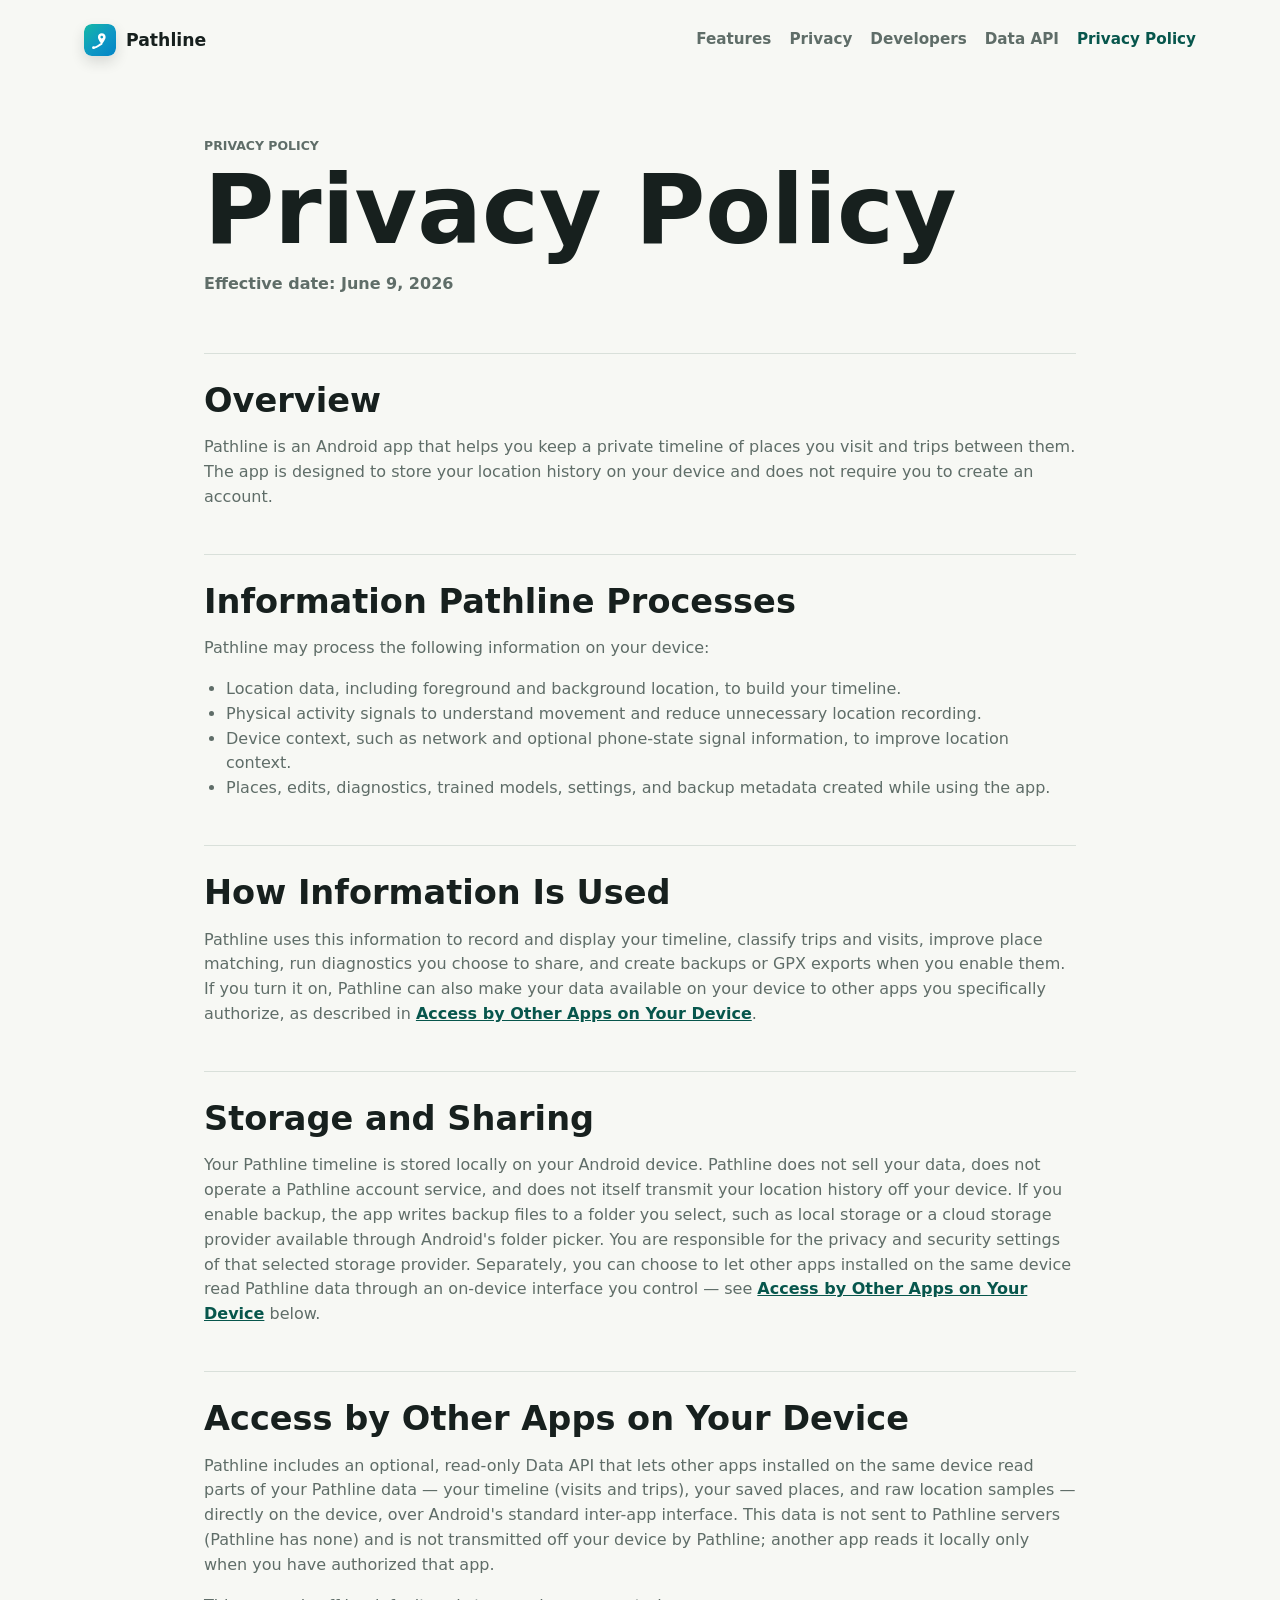
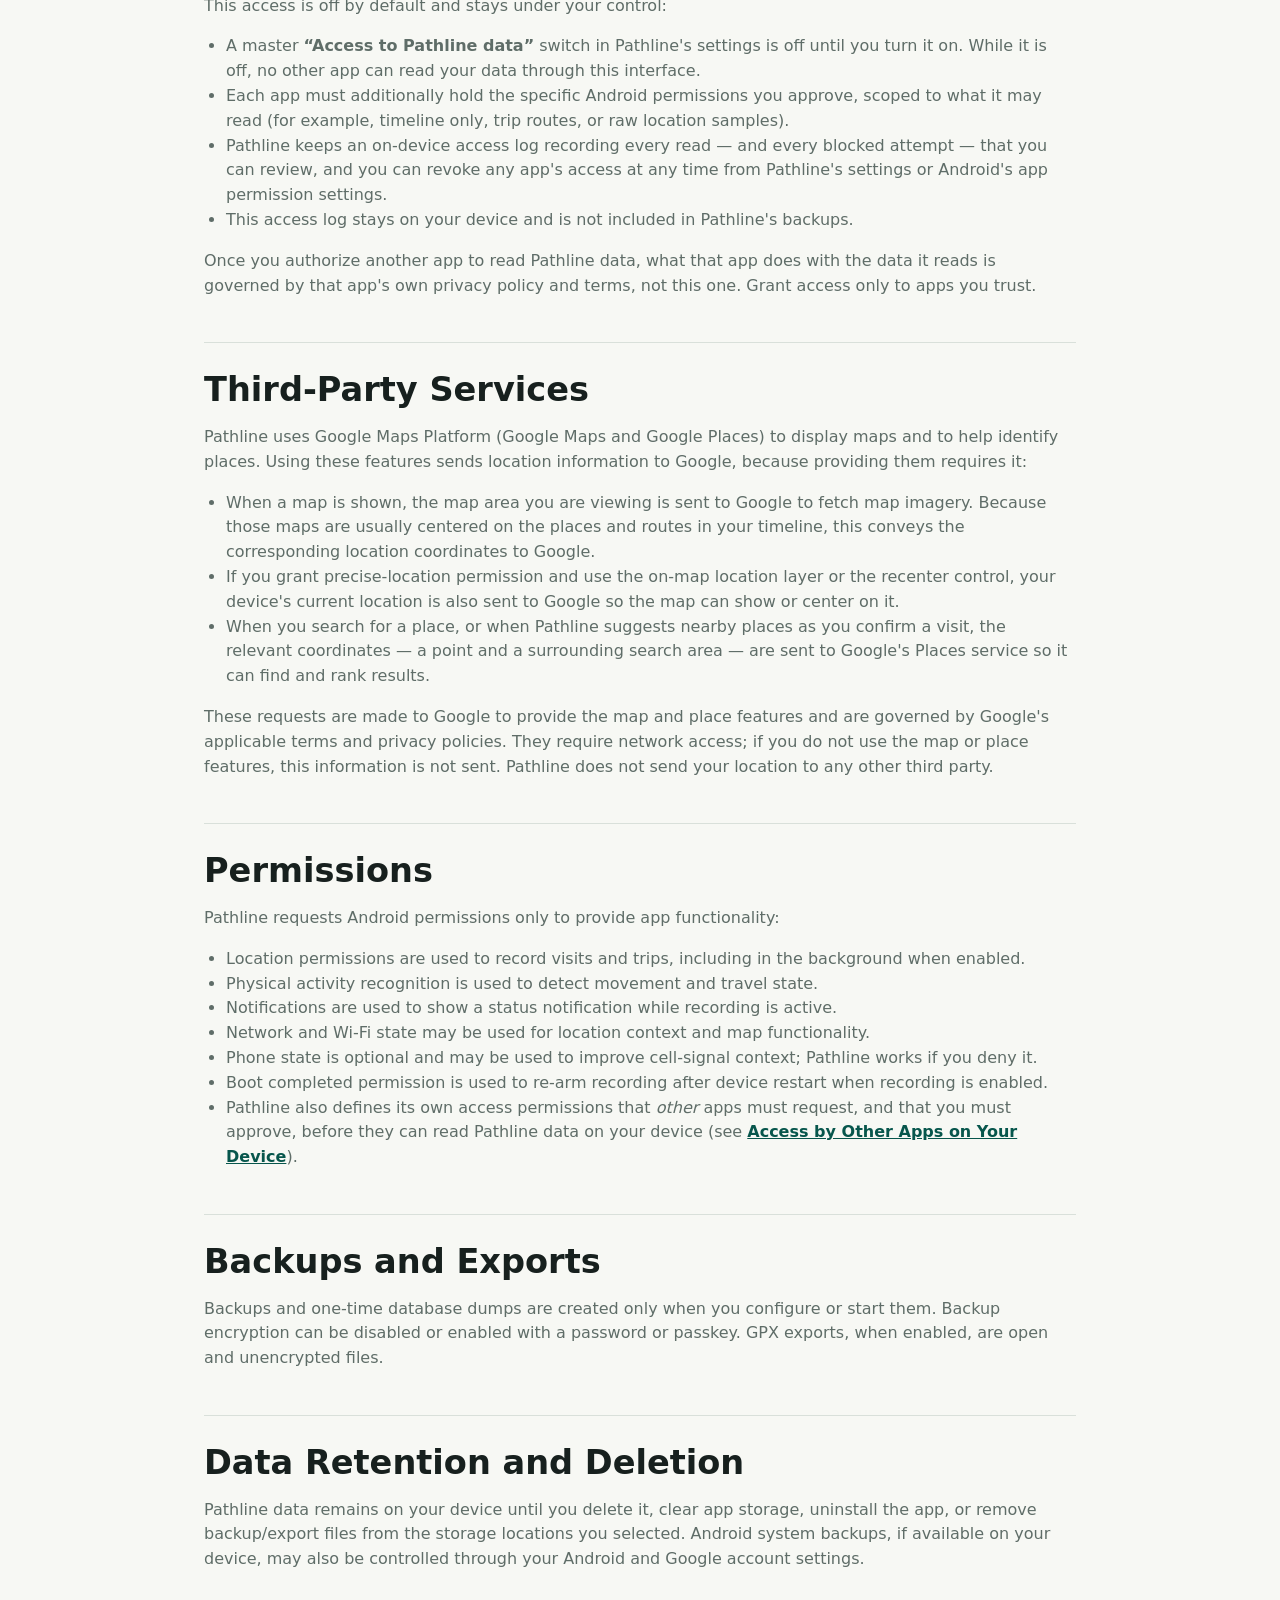
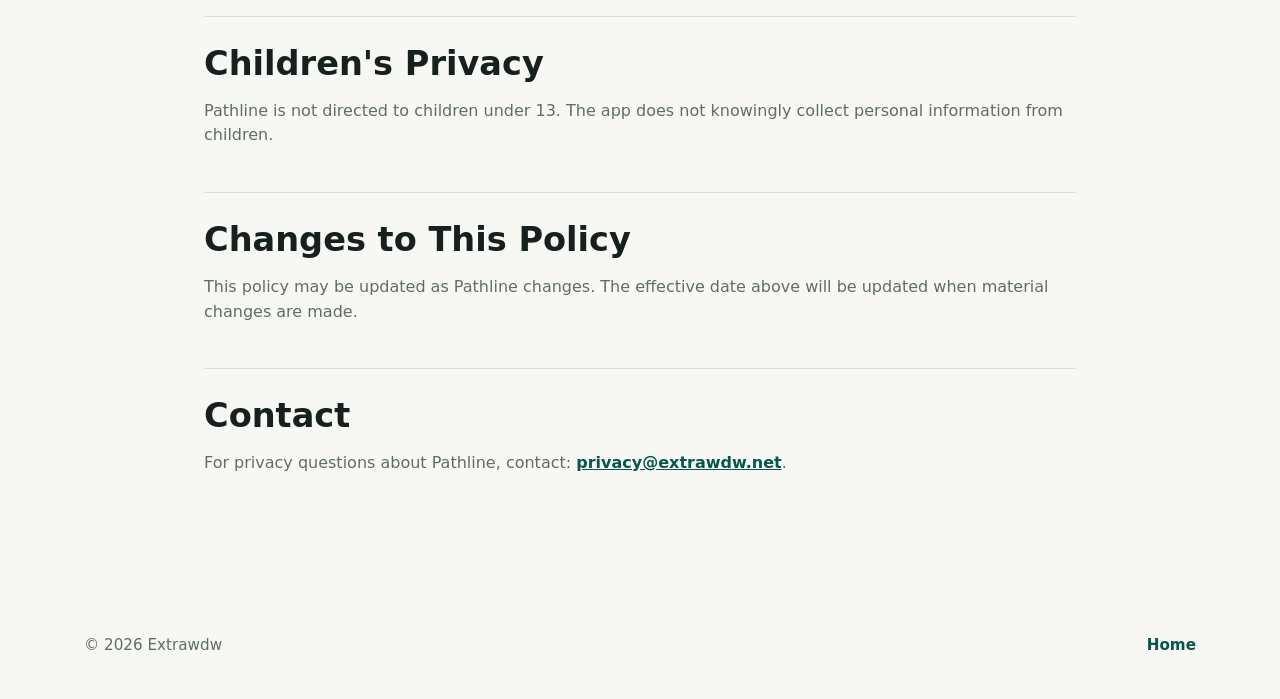
<file: privacy.html>
<!doctype html>
<html lang="en">
  <head>
    <meta charset="utf-8">
    <meta name="viewport" content="width=device-width, initial-scale=1">
    <title>Privacy Policy | Pathline</title>
    <meta name="description" content="Privacy Policy for the Pathline Android app.">
    <link rel="icon" href="assets/pathline-icon.svg" type="image/svg+xml">
    <link rel="apple-touch-icon" href="assets/pathline-icon.svg">
    <link rel="stylesheet" href="styles.css">
  </head>
  <body>
    <header class="site-header">
      <a class="brand" href="index.html" aria-label="Pathline home">
        <img class="brand-icon" src="assets/pathline-icon.svg" alt="" aria-hidden="true">
        <span>Pathline</span>
      </a>
      <nav aria-label="Primary navigation">
        <a href="index.html#features">Features</a>
        <a href="index.html#privacy">Privacy</a>
        <a href="index.html#developers">Developers</a>
        <a href="api.html">Data API</a>
        <a aria-current="page" href="privacy.html">Privacy Policy</a>
      </nav>
    </header>

    <main class="policy">
      <p class="eyebrow">Privacy Policy</p>
      <h1>Privacy Policy</h1>
      <p class="updated">Effective date: June 9, 2026</p>

      <section>
        <h2>Overview</h2>
        <p>
          Pathline is an Android app that helps you keep a private timeline of places you visit and trips
          between them. The app is designed to store your location history on your device and does not require
          you to create an account.
        </p>
      </section>

      <section>
        <h2>Information Pathline Processes</h2>
        <p>Pathline may process the following information on your device:</p>
        <ul>
          <li>Location data, including foreground and background location, to build your timeline.</li>
          <li>Physical activity signals to understand movement and reduce unnecessary location recording.</li>
          <li>Device context, such as network and optional phone-state signal information, to improve location context.</li>
          <li>Places, edits, diagnostics, trained models, settings, and backup metadata created while using the app.</li>
        </ul>
      </section>

      <section>
        <h2>How Information Is Used</h2>
        <p>
          Pathline uses this information to record and display your timeline, classify trips and visits, improve
          place matching, run diagnostics you choose to share, and create backups or GPX exports when you enable them.
          If you turn it on, Pathline can also make your data available on your device to other apps you specifically
          authorize, as described in <a href="#data-api">Access by Other Apps on Your Device</a>.
        </p>
      </section>

      <section>
        <h2>Storage and Sharing</h2>
        <p>
          Your Pathline timeline is stored locally on your Android device. Pathline does not sell your data, does not
          operate a Pathline account service, and does not itself transmit your location history off your device. If you
          enable backup, the app writes backup files to a folder you select, such as local storage or a cloud storage
          provider available through Android's folder picker. You are responsible for the privacy and security settings
          of that selected storage provider. Separately, you can choose to let other apps installed on the same device
          read Pathline data through an on-device interface you control — see
          <a href="#data-api">Access by Other Apps on Your Device</a> below.
        </p>
      </section>

      <section id="data-api">
        <h2>Access by Other Apps on Your Device</h2>
        <p>
          Pathline includes an optional, read-only Data API that lets other apps installed on the same device read parts
          of your Pathline data — your timeline (visits and trips), your saved places, and raw location samples —
          directly on the device, over Android's standard inter-app interface. This data is not sent to Pathline servers
          (Pathline has none) and is not transmitted off your device by Pathline; another app reads it locally only when
          you have authorized that app.
        </p>
        <p>This access is off by default and stays under your control:</p>
        <ul>
          <li>A master <strong>“Access to Pathline data”</strong> switch in Pathline's settings is off until you turn it on. While it is off, no other app can read your data through this interface.</li>
          <li>Each app must additionally hold the specific Android permissions you approve, scoped to what it may read (for example, timeline only, trip routes, or raw location samples).</li>
          <li>Pathline keeps an on-device access log recording every read — and every blocked attempt — that you can review, and you can revoke any app's access at any time from Pathline's settings or Android's app permission settings.</li>
          <li>This access log stays on your device and is not included in Pathline's backups.</li>
        </ul>
        <p>
          Once you authorize another app to read Pathline data, what that app does with the data it reads is governed by
          that app's own privacy policy and terms, not this one. Grant access only to apps you trust.
        </p>
      </section>

      <section>
        <h2>Third-Party Services</h2>
        <p>
          Pathline uses Google Maps Platform (Google Maps and Google Places) to display maps and to help identify
          places. Using these features sends location information to Google, because providing them requires it:
        </p>
        <ul>
          <li>When a map is shown, the map area you are viewing is sent to Google to fetch map imagery. Because those maps are usually centered on the places and routes in your timeline, this conveys the corresponding location coordinates to Google.</li>
          <li>If you grant precise-location permission and use the on-map location layer or the recenter control, your device's current location is also sent to Google so the map can show or center on it.</li>
          <li>When you search for a place, or when Pathline suggests nearby places as you confirm a visit, the relevant coordinates — a point and a surrounding search area — are sent to Google's Places service so it can find and rank results.</li>
        </ul>
        <p>
          These requests are made to Google to provide the map and place features and are governed by Google's
          applicable terms and privacy policies. They require network access; if you do not use the map or place
          features, this information is not sent. Pathline does not send your location to any other third party.
        </p>
      </section>

      <section>
        <h2>Permissions</h2>
        <p>Pathline requests Android permissions only to provide app functionality:</p>
        <ul>
          <li>Location permissions are used to record visits and trips, including in the background when enabled.</li>
          <li>Physical activity recognition is used to detect movement and travel state.</li>
          <li>Notifications are used to show a status notification while recording is active.</li>
          <li>Network and Wi-Fi state may be used for location context and map functionality.</li>
          <li>Phone state is optional and may be used to improve cell-signal context; Pathline works if you deny it.</li>
          <li>Boot completed permission is used to re-arm recording after device restart when recording is enabled.</li>
          <li>Pathline also defines its own access permissions that <em>other</em> apps must request, and that you must approve, before they can read Pathline data on your device (see <a href="#data-api">Access by Other Apps on Your Device</a>).</li>
        </ul>
      </section>

      <section>
        <h2>Backups and Exports</h2>
        <p>
          Backups and one-time database dumps are created only when you configure or start them. Backup encryption can
          be disabled or enabled with a password or passkey. GPX exports, when enabled, are open and unencrypted files.
        </p>
      </section>

      <section>
        <h2>Data Retention and Deletion</h2>
        <p>
          Pathline data remains on your device until you delete it, clear app storage, uninstall the app, or remove
          backup/export files from the storage locations you selected. Android system backups, if available on your
          device, may also be controlled through your Android and Google account settings.
        </p>
      </section>

      <section>
        <h2>Children's Privacy</h2>
        <p>
          Pathline is not directed to children under 13. The app does not knowingly collect personal information from
          children.
        </p>
      </section>

      <section>
        <h2>Changes to This Policy</h2>
        <p>
          This policy may be updated as Pathline changes. The effective date above will be updated when material changes
          are made.
        </p>
      </section>

      <section>
        <h2>Contact</h2>
        <p>
          For privacy questions about Pathline, contact: <a href="mailto:privacy@extrawdw.net">privacy@extrawdw.net</a>.
        </p>
      </section>
    </main>

    <footer>
      <span>&copy; 2026 Extrawdw</span>
      <a href="index.html">Home</a>
    </footer>
  </body>
</html>
</file>
<file: styles.css>
:root {
  color-scheme: light;
  --bg: #f7f8f4;
  --ink: #17201e;
  --muted: #5f6d68;
  --line: #d9e0da;
  --panel: #ffffff;
  --primary: #0c7f6f;
  --primary-dark: #07564c;
  --blue: #2268c9;
  --blue-soft: #dfe9ff;
  --sage: #dce9df;
  --shadow: 0 24px 70px rgba(25, 37, 35, 0.16);
  font-family: Inter, ui-sans-serif, system-ui, -apple-system, BlinkMacSystemFont, "Segoe UI", sans-serif;
}

* {
  box-sizing: border-box;
}

html {
  scroll-behavior: smooth;
}

body {
  margin: 0;
  background: var(--bg);
  color: var(--ink);
  line-height: 1.55;
}

a {
  color: inherit;
}

.site-header {
  display: flex;
  align-items: center;
  justify-content: space-between;
  gap: 24px;
  max-width: 1160px;
  margin: 0 auto;
  padding: 24px;
}

.brand {
  display: inline-flex;
  align-items: center;
  gap: 10px;
  color: var(--ink);
  font-size: 1.08rem;
  font-weight: 800;
  text-decoration: none;
}

.brand-icon {
  width: 32px;
  height: 32px;
  border-radius: 8px;
  box-shadow: 0 6px 14px rgba(25, 37, 35, 0.14);
}

nav {
  display: flex;
  flex-wrap: wrap;
  justify-content: flex-end;
  gap: 18px;
  color: var(--muted);
  font-size: 0.95rem;
  font-weight: 650;
}

nav a {
  text-decoration: none;
}

nav a:hover,
nav a[aria-current="page"] {
  color: var(--primary-dark);
}

.hero {
  display: grid;
  grid-template-columns: minmax(0, 1fr) minmax(280px, 420px);
  align-items: center;
  gap: 56px;
  max-width: 1160px;
  min-height: calc(100vh - 86px);
  margin: 0 auto;
  padding: 28px 24px 80px;
}

.hero-copy {
  max-width: 680px;
}

.eyebrow {
  margin: 0 0 12px;
  color: var(--primary-dark);
  font-size: 0.78rem;
  font-weight: 800;
  letter-spacing: 0;
  text-transform: uppercase;
}

h1,
h2,
h3,
p {
  overflow-wrap: anywhere;
}

h1 {
  margin: 0;
  font-size: clamp(4rem, 12vw, 8.5rem);
  line-height: 0.9;
  letter-spacing: 0;
}

h2 {
  margin: 0;
  font-size: clamp(2rem, 5vw, 4rem);
  line-height: 1;
  letter-spacing: 0;
}

h3 {
  margin: 0 0 10px;
  font-size: 1.08rem;
}

.lede {
  max-width: 620px;
  margin: 28px 0 0;
  color: #34413d;
  font-size: clamp(1.15rem, 2vw, 1.45rem);
}

.hero-actions {
  display: flex;
  flex-wrap: wrap;
  gap: 12px;
  margin-top: 34px;
}

.button {
  display: inline-flex;
  align-items: center;
  justify-content: center;
  min-height: 48px;
  padding: 12px 18px;
  border: 1px solid var(--line);
  border-radius: 8px;
  font-weight: 800;
  text-decoration: none;
}

.button.primary {
  border-color: var(--primary);
  background: var(--primary);
  color: #ffffff;
}

.button.secondary {
  background: rgba(255, 255, 255, 0.65);
  color: var(--primary-dark);
}

.button.small {
  min-height: 0;
  padding: 6px 14px;
  border-radius: 7px;
  font-size: 0.85rem;
}

.phone-frame {
  width: min(100%, 380px);
  justify-self: center;
  padding: 12px;
  border: 1px solid rgba(23, 32, 30, 0.08);
  border-radius: 32px;
  background: #111715;
  box-shadow: var(--shadow);
}

.phone-frame img {
  display: block;
  width: 100%;
  max-height: min(72vh, 720px);
  object-fit: cover;
  object-position: top;
  border-radius: 24px;
}

.section,
.privacy-band,
.policy {
  max-width: 1160px;
  margin: 0 auto;
  padding: 88px 24px;
}

.section-heading {
  display: grid;
  grid-template-columns: minmax(0, 0.9fr) minmax(0, 1.1fr);
  gap: 44px;
  align-items: end;
  margin-bottom: 30px;
}

.feature-grid {
  display: grid;
  grid-template-columns: repeat(4, minmax(0, 1fr));
  gap: 14px;
}

.feature-grid article {
  min-height: 220px;
  padding: 22px;
  border: 1px solid var(--line);
  border-radius: 8px;
  background: var(--panel);
}

.feature-grid p,
.privacy-band p,
.policy p,
.policy li {
  color: var(--muted);
}

.privacy-band {
  display: grid;
  grid-template-columns: minmax(0, 0.9fr) minmax(0, 1.1fr) auto;
  align-items: center;
  gap: 34px;
  margin-bottom: 60px;
  border-top: 1px solid var(--line);
  border-bottom: 1px solid var(--line);
  background: linear-gradient(90deg, rgba(220, 233, 223, 0.35), rgba(223, 233, 255, 0.45));
}

footer {
  display: flex;
  justify-content: space-between;
  gap: 18px;
  max-width: 1160px;
  margin: 0 auto;
  padding: 26px 24px 42px;
  color: var(--muted);
  font-size: 0.95rem;
}

footer a {
  color: var(--primary-dark);
  font-weight: 750;
  text-decoration: none;
}

.policy {
  max-width: 920px;
  padding-top: 56px;
}

.policy h1 {
  font-size: clamp(3rem, 8vw, 6rem);
}

.updated {
  margin: 18px 0 56px;
  font-weight: 700;
}

.policy section {
  padding: 28px 0;
  border-top: 1px solid var(--line);
}

.policy h2 {
  margin-bottom: 12px;
  font-size: clamp(1.45rem, 3vw, 2.1rem);
  line-height: 1.12;
}

.policy ul {
  padding-left: 22px;
}

.policy a {
  color: var(--primary-dark);
  font-weight: 750;
}

.developers-band {
  display: grid;
  grid-template-columns: minmax(0, 1fr) auto;
  align-items: center;
  gap: 34px;
  padding: 30px;
  border: 1px solid var(--line);
  border-radius: 8px;
  background: linear-gradient(90deg, rgba(220, 233, 223, 0.35), rgba(223, 233, 255, 0.45));
}

.developers-band p {
  margin: 0;
  color: var(--muted);
}

/* ---- Documentation page (Data API) ---- */
.doc {
  max-width: 920px;
  margin: 0 auto;
  padding: 56px 24px 88px;
}

.doc-sub {
  margin: 4px 0 16px;
  color: var(--muted);
  font-size: clamp(1.1rem, 2vw, 1.35rem);
  font-weight: 700;
}

.doc-meta {
  display: flex;
  flex-wrap: wrap;
  align-items: center;
  gap: 10px 16px;
  margin: 0 0 28px;
  color: var(--muted);
  font-size: 0.95rem;
  font-weight: 650;
}

.doc-meta a {
  color: var(--primary-dark);
  font-weight: 700;
  text-decoration: none;
}

.doc-meta a:hover {
  text-decoration: underline;
}

.doc-note {
  margin: 18px 0 0;
  color: var(--muted);
  font-size: 0.95rem;
}

.badge {
  display: inline-flex;
  align-items: center;
  padding: 2px 10px;
  border-radius: 999px;
  font-size: 0.74rem;
  font-weight: 800;
  letter-spacing: 0.03em;
  text-transform: uppercase;
  white-space: nowrap;
}

.badge-current {
  background: var(--sage);
  color: var(--primary-dark);
}

.badge-archived {
  background: rgba(95, 109, 104, 0.16);
  color: var(--muted);
}

.developers-cta {
  display: grid;
  grid-template-columns: minmax(0, 1fr) auto;
  align-items: center;
  gap: 24px;
  margin-top: 40px;
  padding: 26px 30px;
  border: 1px solid var(--line);
  border-radius: 8px;
  background: linear-gradient(90deg, rgba(220, 233, 223, 0.35), rgba(223, 233, 255, 0.45));
}

.developers-cta h2 {
  margin: 0 0 6px;
  font-size: clamp(1.4rem, 3vw, 1.9rem);
}

.developers-cta p {
  margin: 0;
  color: var(--muted);
}

.doc h1 {
  font-size: clamp(2.6rem, 7vw, 4.4rem);
  line-height: 0.95;
}

.doc h2 {
  margin: 8px 0 14px;
  font-size: clamp(1.5rem, 3vw, 2.1rem);
  line-height: 1.15;
  scroll-margin-top: 24px;
}

.doc h3 {
  margin: 26px 0 10px;
  font-size: 1.15rem;
  scroll-margin-top: 24px;
}

.doc section {
  padding: 30px 0;
  border-top: 1px solid var(--line);
}

.doc p,
.doc li {
  color: #34413d;
}

.doc a {
  color: var(--primary-dark);
  font-weight: 650;
}

.doc ul,
.doc ol {
  padding-left: 22px;
}

.doc li {
  margin: 6px 0;
}

.toc {
  margin: 0 0 8px;
  padding-left: 22px;
  columns: 2;
  column-gap: 36px;
}

@media (max-width: 620px) {
  .toc {
    columns: 1;
  }
}

/* Inline code */
.doc code,
.developers-band code {
  padding: 0.12em 0.4em;
  border-radius: 5px;
  background: rgba(12, 127, 111, 0.09);
  color: var(--primary-dark);
  font-family: ui-monospace, SFMono-Regular, "SF Mono", Menlo, Consolas, monospace;
  font-size: 0.86em;
  overflow-wrap: anywhere;
}

/* Code blocks */
.doc pre {
  margin: 16px 0;
  padding: 16px 18px;
  overflow-x: auto;
  border: 1px solid var(--line);
  border-radius: 8px;
  background: #0f1715;
  line-height: 1.5;
}

.doc pre code {
  padding: 0;
  background: none;
  color: #e7efe9;
  font-size: 0.82rem;
}

/* Tables */
.table-wrap {
  margin: 16px 0;
  overflow-x: auto;
  border: 1px solid var(--line);
  border-radius: 8px;
}

.doc table {
  width: 100%;
  border-collapse: collapse;
  font-size: 0.92rem;
}

.doc th,
.doc td {
  padding: 10px 14px;
  text-align: left;
  vertical-align: top;
  border-bottom: 1px solid var(--line);
}

.doc thead th {
  background: var(--sage);
  color: var(--ink);
  font-weight: 750;
  white-space: nowrap;
}

.doc tbody tr:last-child td {
  border-bottom: none;
}

.doc tbody tr:nth-child(even) {
  background: rgba(220, 233, 223, 0.22);
}

/* Callouts (admonitions) */
.callout {
  margin: 18px 0;
  padding: 14px 18px;
  border: 1px solid var(--line);
  border-left: 4px solid var(--muted);
  border-radius: 8px;
  background: var(--panel);
}

.callout > :first-child {
  margin-top: 0;
}

.callout > :last-child {
  margin-bottom: 0;
}

.callout p {
  margin: 10px 0 0;
}

.callout-title {
  margin: 0 0 4px;
  font-size: 0.74rem;
  font-weight: 800;
  letter-spacing: 0.04em;
  text-transform: uppercase;
}

.callout pre {
  margin-top: 12px;
}

.callout.note {
  border-left-color: var(--blue);
  background: rgba(223, 233, 255, 0.4);
}
.callout.note .callout-title { color: var(--blue); }

.callout.tip {
  border-left-color: var(--primary);
  background: rgba(220, 233, 223, 0.45);
}
.callout.tip .callout-title { color: var(--primary-dark); }

.callout.important {
  border-left-color: #7a5cc4;
  background: rgba(124, 92, 196, 0.08);
}
.callout.important .callout-title { color: #5d42a0; }

.callout.warning {
  border-left-color: #c9851f;
  background: rgba(201, 133, 31, 0.1);
}
.callout.warning .callout-title { color: #a0670f; }

.callout.caution {
  border-left-color: #c0392b;
  background: rgba(192, 57, 43, 0.08);
}
.callout.caution .callout-title { color: #a32519; }

@media (max-width: 900px) {
  .hero,
  .section-heading,
  .privacy-band,
  .developers-band {
    grid-template-columns: 1fr;
  }

  .hero {
    gap: 38px;
    min-height: auto;
    padding-top: 34px;
  }

  .phone-frame {
    justify-self: start;
    max-width: 340px;
  }

  .feature-grid {
    grid-template-columns: repeat(2, minmax(0, 1fr));
  }

  .privacy-band {
    align-items: start;
  }
}

@media (max-width: 620px) {
  .site-header {
    align-items: flex-start;
    flex-direction: column;
  }

  nav {
    justify-content: flex-start;
    gap: 12px;
  }

  h1 {
    font-size: clamp(3.2rem, 18vw, 5.2rem);
  }

  .hero-actions,
  footer {
    flex-direction: column;
  }

  .button {
    width: 100%;
  }

  .feature-grid {
    grid-template-columns: 1fr;
  }

  .feature-grid article {
    min-height: 0;
  }
}
</file>
